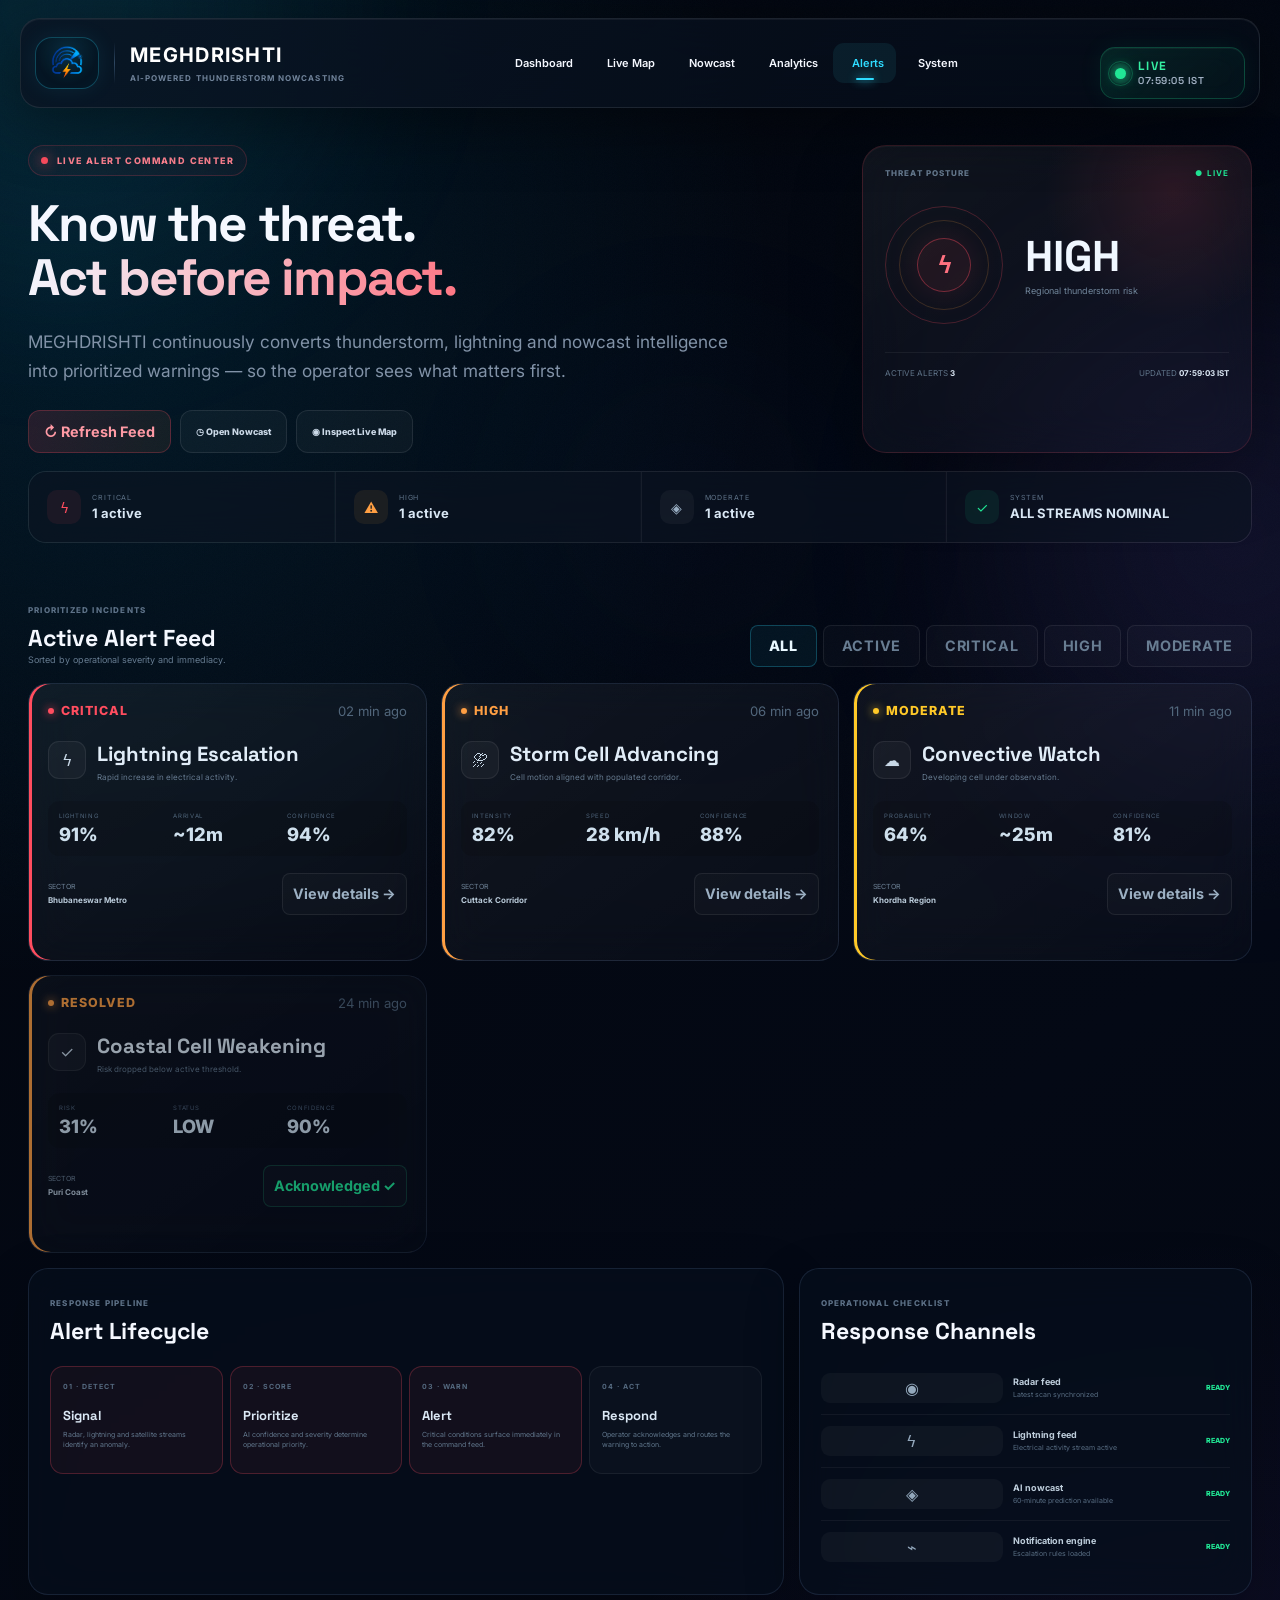
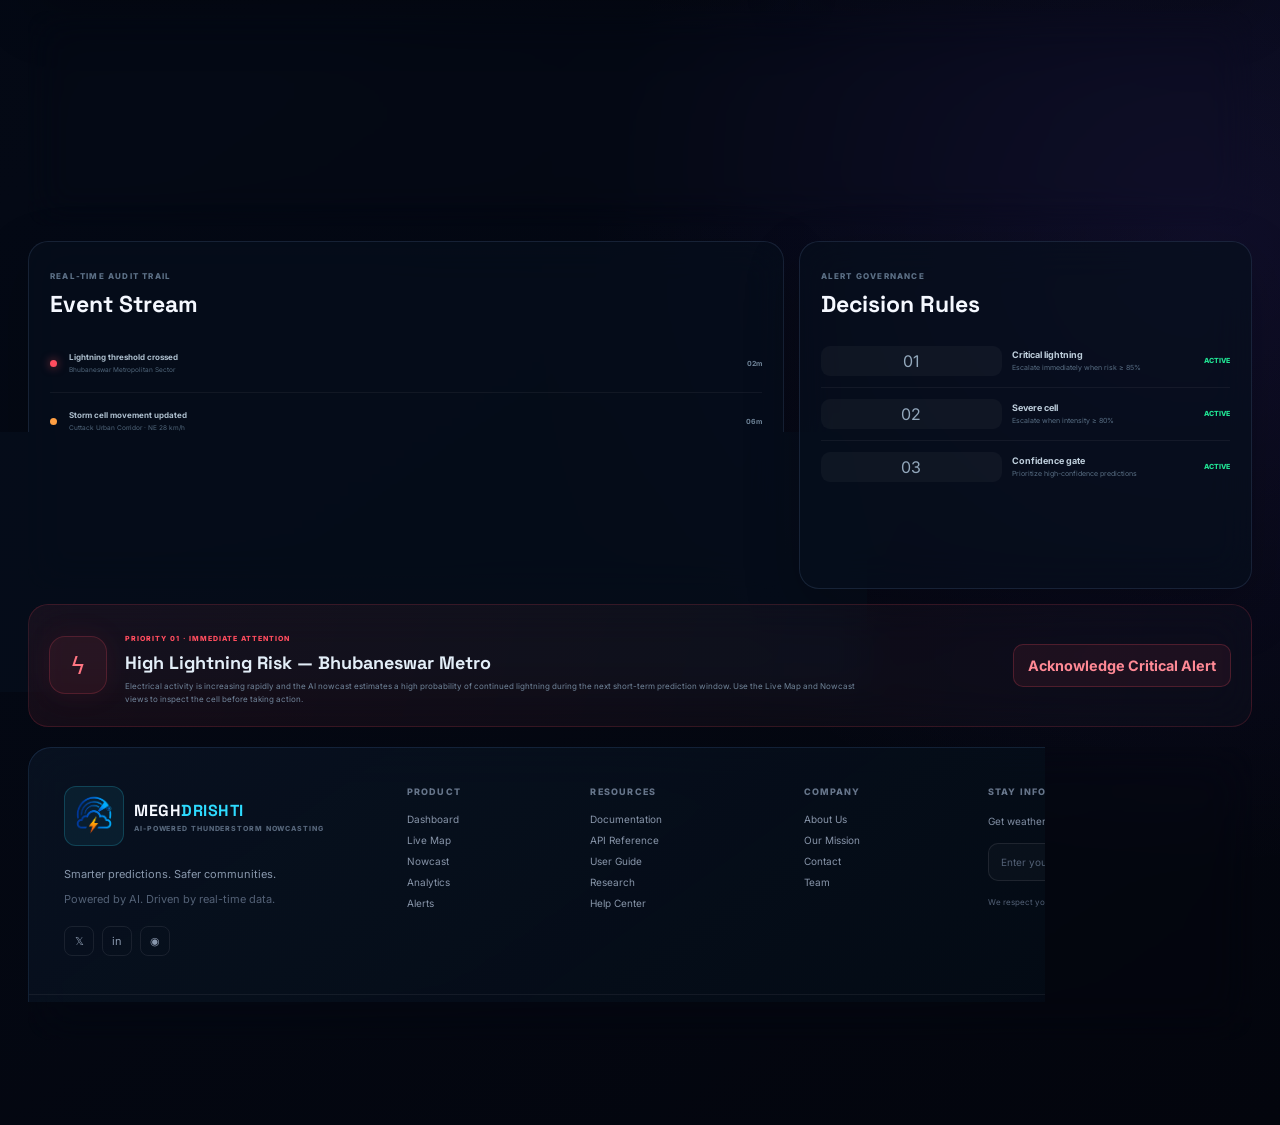
<file: frontend/pages/alerts.html>
<!DOCTYPE html>
<html lang="en">

<head>
    <meta charset="UTF-8">
    <meta name="viewport" content="width=device-width, initial-scale=1.0">

    <title>Alerts | MEGHDRISHTI</title>

    <!-- Fonts: same family as index.html -->
    <link rel="preconnect" href="https://fonts.googleapis.com">
    <link rel="preconnect" href="https://fonts.gstatic.com" crossorigin>

    <link
        href="https://fonts.googleapis.com/css2?family=Inter:wght@400;500;600;700;800&family=Space+Grotesk:wght@500;600;700&display=swap"
        rel="stylesheet">

    <!-- Shared dashboard foundation -->
    <link rel="stylesheet" href="../css/style.css">
    <link rel="stylesheet" href="../css/navbar.css">

    <!-- Alerts only -->
    <link rel="stylesheet" href="../css/alerts.css">
</head>

<body>

    <!-- Same ambient system as index.html -->
    <div class="ambient ambient-cyan"></div>
    <div class="ambient ambient-purple"></div>
    <div class="ambient ambient-blue"></div>

    <div class="grid-background"></div>
    <div class="noise"></div>


    <!-- =========================================================
         SHARED NAVBAR — Alerts active
    ========================================================== -->

    <header class="navbar-wrapper">

        <nav class="navbar">

            <a href="../index.html" class="brand">

                <div class="brand-logo">
                    <img src="../assets/logo.png" alt="MEGHDRISHTI Logo" class="brand-logo-image">
                </div>

                <div class="brand-divider"></div>

                <div class="brand-copy">
                    <div class="brand-name">
                        MEGH<span>DRISHTI</span>
                    </div>

                    <div class="brand-tagline">
                        AI-POWERED THUNDERSTORM NOWCASTING
                    </div>
                </div>

            </a>


            <div class="nav-links">

                <a href="../index.html" class="nav-link">
                    <span class="nav-svg">
                        <svg viewBox="0 0 24 24">
                            <path d="M3 11.5 12 4l9 7.5" />
                            <path d="M5 10.5V20h14v-9.5" />
                            <path d="M9 20v-6h6v6" />
                        </svg>
                    </span>
                    <span>Dashboard</span>
                </a>

                <a href="live-map.html" class="nav-link">
                    <span class="nav-svg">
                        <svg viewBox="0 0 24 24">
                            <path d="M12 21s7-6.2 7-12a7 7 0 1 0-14 0c0 5.8 7 12 7 12Z" />
                            <circle cx="12" cy="9" r="2.3" />
                        </svg>
                    </span>
                    <span>Live Map</span>
                </a>

                <a href="nowcast.html" class="nav-link">
                    <span class="nav-svg">
                        <svg viewBox="0 0 24 24">
                            <circle cx="12" cy="12" r="8" />
                            <path d="M12 7v5l3 2" />
                        </svg>
                    </span>
                    <span>Nowcast</span>
                </a>

                <a href="analytics.html" class="nav-link">
                    <span class="nav-svg">
                        <svg viewBox="0 0 24 24">
                            <path d="M4 19V9" />
                            <path d="M10 19V5" />
                            <path d="M16 19v-7" />
                            <path d="M22 19V3" />
                        </svg>
                    </span>
                    <span>Analytics</span>
                </a>

                <a href="alerts.html" class="nav-link active" aria-current="page">
                    <span class="nav-svg">
                        <svg viewBox="0 0 24 24">
                            <path d="M13 2 4 14h6l-1 8 9-12h-6l1-8Z" />
                        </svg>
                    </span>
                    <span>Alerts</span>
                </a>

                <a href="system.html" class="nav-link">
                    <span class="nav-svg">
                        <svg viewBox="0 0 24 24">
                            <circle cx="12" cy="12" r="3" />
                            <path
                                d="M19.4 15a1.7 1.7 0 0 0 .3 1.9l.1.1-1.7 1.7-.1-.1a1.7 1.7 0 0 0-1.9-.3 1.7 1.7 0 0 0-1 1.5V20h-2.4v-.2a1.7 1.7 0 0 0-1-1.5 1.7 1.7 0 0 0-1.9.3l-.1.1L8 17l.1-.1a1.7 1.7 0 0 0 .3-1.9 1.7 1.7 0 0 0-1.5-1H6v-2.4h.9a1.7 1.7 0 0 0 1.5-1 1.7 1.7 0 0 0-.3-1.9L8 8.6l1.7-1.7.1.1a1.7 1.7 0 0 0 1.9.3 1.7 1.7 0 0 0 1.9-.3l.1-.1 1.7 1.7-.1.1a1.7 1.7 0 0 0-.3 1.9 1.7 1.7 0 0 0 1.5 1h.2V14h-.2a1.7 1.7 0 0 0-1.5 1Z" />
                        </svg>
                    </span>
                    <span>System</span>
                </a>

            </div>


            <div class="nav-right">

                <div class="live-indicator">
                    <span class="live-pulse"></span>

                    <div class="live-info">
                        <strong>LIVE</strong>
                        <span id="navClock">--:--:-- IST</span>
                    </div>
                </div>

                <div class="nav-separator"></div>

                <button class="menu-button" id="menuButton" type="button" aria-label="Open navigation"
                    aria-expanded="false">
                    <span></span>
                    <span></span>
                    <span></span>
                </button>

            </div>

        </nav>


        <div class="mobile-menu" id="mobileMenu">

            <a href="../index.html" class="mobile-link">
                <span>⌂</span> Dashboard
            </a>

            <a href="live-map.html" class="mobile-link">
                <span>◉</span> Live Map
            </a>

            <a href="nowcast.html" class="mobile-link">
                <span>◷</span> Nowcast
            </a>

            <a href="analytics.html" class="mobile-link">
                <span>▥</span> Analytics
            </a>

            <a href="alerts.html" class="mobile-link active">
                <span>ϟ</span> Alerts
            </a>

            <a href="system.html" class="mobile-link">
                <span>⚙</span> System
            </a>

        </div>

    </header>


    <!-- =========================================================
         ALERT COMMAND CENTER
    ========================================================== -->

    <main class="alerts-page">


        <!-- HERO -->
        <section class="alert-hero">

            <div>

                <div class="alert-kicker">
                    <i></i>
                    LIVE ALERT COMMAND CENTER
                </div>

                <h1>
                    Know the threat.
                    <span>Act before impact.</span>
                </h1>

                <p>
                    MEGHDRISHTI continuously converts thunderstorm,
                    lightning and nowcast intelligence into prioritized
                    warnings — so the operator sees what matters first.
                </p>

                <div class="hero-actions">

                    <button class="alert-action primary" id="refreshAlerts">
                        ↻ Refresh Feed
                    </button>

                    <a href="nowcast.html" class="alert-action">
                        ◷ Open Nowcast
                    </a>

                    <a href="live-map.html" class="alert-action">
                        ◉ Inspect Live Map
                    </a>

                </div>

            </div>


            <aside class="alert-command">

                <div class="command-head">
                    <span>THREAT POSTURE</span>
                    <strong>● LIVE</strong>
                </div>

                <div class="command-center">

                    <div class="risk-orbit">
                        <b>ϟ</b>
                    </div>

                    <div class="command-value">
                        <strong>HIGH</strong>
                        <span>Regional thunderstorm risk</span>
                    </div>

                </div>

                <div class="command-bottom">

                    <span>
                        ACTIVE ALERTS
                        <b id="activeAlertCount">3</b>
                    </span>

                    <span>
                        UPDATED
                        <b id="lastAlertUpdate">--:--:-- IST</b>
                    </span>

                </div>

            </aside>

        </section>


        <!-- LIVE STATUS -->
        <section class="alert-status">

            <div class="status-cell red">
                <div class="status-icon">ϟ</div>
                <div>
                    <small>CRITICAL</small>
                    <strong>1 active</strong>
                </div>
            </div>

            <div class="status-cell orange">
                <div class="status-icon">⚠</div>
                <div>
                    <small>HIGH</small>
                    <strong>1 active</strong>
                </div>
            </div>

            <div class="status-cell">
                <div class="status-icon">◈</div>
                <div>
                    <small>MODERATE</small>
                    <strong>1 active</strong>
                </div>
            </div>

            <div class="status-cell green">
                <div class="status-icon">✓</div>
                <div>
                    <small>SYSTEM</small>
                    <strong id="systemState">ALL STREAMS NOMINAL</strong>
                </div>
            </div>

        </section>


        <!-- ALERT FEED -->
        <section class="alert-section">

            <div class="alert-section-head">

                <div>
                    <small>PRIORITIZED INCIDENTS</small>
                    <h2>Active Alert Feed</h2>
                    <p>Sorted by operational severity and immediacy.</p>
                </div>

                <div class="alert-filters">
                    <button class="alert-filter active" data-filter="all">ALL</button>
                    <button class="alert-filter" data-filter="active">ACTIVE</button>
                    <button class="alert-filter" data-filter="critical">CRITICAL</button>
                    <button class="alert-filter" data-filter="high">HIGH</button>
                    <button class="alert-filter" data-filter="moderate">MODERATE</button>
                </div>

            </div>


            <div class="alert-feed">


                <!-- CRITICAL -->
                <article class="alert-card critical" data-severity="critical"
                    data-location="Bhubaneswar Metropolitan Sector"
                    data-message="Rapidly strengthening convective activity with elevated lightning probability. Immediate situational awareness is recommended for exposed outdoor activity.">

                    <div class="card-top">

                        <span class="severity">
                            <i></i>
                            CRITICAL
                        </span>

                        <time>02 min ago</time>

                    </div>

                    <div class="card-title">

                        <div class="card-icon">ϟ</div>

                        <div>
                            <h3>Lightning Escalation</h3>
                            <p>Rapid increase in electrical activity.</p>
                        </div>

                    </div>

                    <div class="card-metrics">

                        <div>
                            <small>LIGHTNING</small>
                            <strong>91%</strong>
                        </div>

                        <div>
                            <small>ARRIVAL</small>
                            <strong>~12m</strong>
                        </div>

                        <div>
                            <small>CONFIDENCE</small>
                            <strong>94%</strong>
                        </div>

                    </div>

                    <div class="card-footer">

                        <div class="card-location">
                            SECTOR
                            <b>Bhubaneswar Metro</b>
                        </div>

                        <button class="card-action view-details">
                            View details →
                        </button>

                    </div>

                </article>


                <!-- HIGH -->
                <article class="alert-card high" data-severity="high" data-location="Cuttack Urban Corridor"
                    data-message="A mature thunderstorm cell is moving northeast. Wind and rainfall impacts may increase during the next nowcast window.">

                    <div class="card-top">

                        <span class="severity">
                            <i></i>
                            HIGH
                        </span>

                        <time>06 min ago</time>

                    </div>

                    <div class="card-title">

                        <div class="card-icon">⛈</div>

                        <div>
                            <h3>Storm Cell Advancing</h3>
                            <p>Cell motion aligned with populated corridor.</p>
                        </div>

                    </div>

                    <div class="card-metrics">

                        <div>
                            <small>INTENSITY</small>
                            <strong>82%</strong>
                        </div>

                        <div>
                            <small>SPEED</small>
                            <strong>28 km/h</strong>
                        </div>

                        <div>
                            <small>CONFIDENCE</small>
                            <strong>88%</strong>
                        </div>

                    </div>

                    <div class="card-footer">

                        <div class="card-location">
                            SECTOR
                            <b>Cuttack Corridor</b>
                        </div>

                        <button class="card-action view-details">
                            View details →
                        </button>

                    </div>

                </article>


                <!-- MODERATE -->
                <article class="alert-card moderate" data-severity="moderate" data-location="Khordha Regional Sector"
                    data-message="Moderate convective development detected. The system is watching for intensification and will escalate automatically if thresholds are crossed.">

                    <div class="card-top">

                        <span class="severity">
                            <i></i>
                            MODERATE
                        </span>

                        <time>11 min ago</time>

                    </div>

                    <div class="card-title">

                        <div class="card-icon">☁</div>

                        <div>
                            <h3>Convective Watch</h3>
                            <p>Developing cell under observation.</p>
                        </div>

                    </div>

                    <div class="card-metrics">

                        <div>
                            <small>PROBABILITY</small>
                            <strong>64%</strong>
                        </div>

                        <div>
                            <small>WINDOW</small>
                            <strong>~25m</strong>
                        </div>

                        <div>
                            <small>CONFIDENCE</small>
                            <strong>81%</strong>
                        </div>

                    </div>

                    <div class="card-footer">

                        <div class="card-location">
                            SECTOR
                            <b>Khordha Region</b>
                        </div>

                        <button class="card-action view-details">
                            View details →
                        </button>

                    </div>

                </article>


                <!-- RESOLVED -->
                <article class="alert-card high resolved" data-severity="high" data-location="Puri Coastal Sector"
                    data-message="Earlier storm activity has weakened below the active warning threshold. Continue monitoring the next nowcast cycle.">

                    <div class="card-top">

                        <span class="severity">
                            <i></i>
                            RESOLVED
                        </span>

                        <time>24 min ago</time>

                    </div>

                    <div class="card-title">

                        <div class="card-icon">✓</div>

                        <div>
                            <h3>Coastal Cell Weakening</h3>
                            <p>Risk dropped below active threshold.</p>
                        </div>

                    </div>

                    <div class="card-metrics">

                        <div>
                            <small>RISK</small>
                            <strong>31%</strong>
                        </div>

                        <div>
                            <small>STATUS</small>
                            <strong>LOW</strong>
                        </div>

                        <div>
                            <small>CONFIDENCE</small>
                            <strong>90%</strong>
                        </div>

                    </div>

                    <div class="card-footer">

                        <div class="card-location">
                            SECTOR
                            <b>Puri Coast</b>
                        </div>

                        <button class="card-action done view-details">
                            Acknowledged ✓
                        </button>

                    </div>

                </article>

            </div>

        </section>


        <!-- WORKFLOW -->
        <section class="workflow-grid">

            <article class="glass-panel">

                <div class="alert-section-head">
                    <div>
                        <small>RESPONSE PIPELINE</small>
                        <h2>Alert Lifecycle</h2>
                    </div>
                </div>

                <div class="workflow">

                    <div class="workflow-step active">
                        <b>01 · DETECT</b>
                        <strong>Signal</strong>
                        <span>Radar, lightning and satellite streams identify an anomaly.</span>
                    </div>

                    <div class="workflow-step active">
                        <b>02 · SCORE</b>
                        <strong>Prioritize</strong>
                        <span>AI confidence and severity determine operational priority.</span>
                    </div>

                    <div class="workflow-step active">
                        <b>03 · WARN</b>
                        <strong>Alert</strong>
                        <span>Critical conditions surface immediately in the command feed.</span>
                    </div>

                    <div class="workflow-step">
                        <b>04 · ACT</b>
                        <strong>Respond</strong>
                        <span>Operator acknowledges and routes the warning to action.</span>
                    </div>

                </div>

            </article>


            <article class="glass-panel">

                <div class="alert-section-head">
                    <div>
                        <small>OPERATIONAL CHECKLIST</small>
                        <h2>Response Channels</h2>
                    </div>
                </div>

                <div class="response-list">

                    <div class="response-row">
                        <div class="response-icon">◉</div>
                        <div>
                            <strong>Radar feed</strong>
                            <small>Latest scan synchronized</small>
                        </div>
                        <span class="response-state">READY</span>
                    </div>

                    <div class="response-row">
                        <div class="response-icon">ϟ</div>
                        <div>
                            <strong>Lightning feed</strong>
                            <small>Electrical activity stream active</small>
                        </div>
                        <span class="response-state">READY</span>
                    </div>

                    <div class="response-row">
                        <div class="response-icon">◈</div>
                        <div>
                            <strong>AI nowcast</strong>
                            <small>60-minute prediction available</small>
                        </div>
                        <span class="response-state">READY</span>
                    </div>

                    <div class="response-row">
                        <div class="response-icon">⌁</div>
                        <div>
                            <strong>Notification engine</strong>
                            <small>Escalation rules loaded</small>
                        </div>
                        <span class="response-state">READY</span>
                    </div>

                </div>

            </article>

        </section>


        <!-- THREAT ZONES -->
        <section class="glass-panel alert-section">

            <div class="alert-section-head">

                <div>
                    <small>REGIONAL SITUATIONAL AWARENESS</small>
                    <h2>Threat Zones</h2>
                    <p>Operational risk bands derived from current nowcast intelligence.</p>
                </div>

            </div>

            <div class="zone-grid">

                <div class="zone red">
                    <div class="zone-head">
                        <span class="zone-name">Bhubaneswar Metro</span>
                        <span class="zone-level">CRITICAL</span>
                    </div>
                    <div class="zone-track"><span style="width:92%"></span></div>
                    <small>Lightning probability 91% · arrival ~12 min</small>
                </div>

                <div class="zone orange">
                    <div class="zone-head">
                        <span class="zone-name">Cuttack Corridor</span>
                        <span class="zone-level">HIGH</span>
                    </div>
                    <div class="zone-track"><span style="width:78%"></span></div>
                    <small>Storm intensity 82% · movement NE</small>
                </div>

                <div class="zone yellow">
                    <div class="zone-head">
                        <span class="zone-name">Khordha Region</span>
                        <span class="zone-level">WATCH</span>
                    </div>
                    <div class="zone-track"><span style="width:61%"></span></div>
                    <small>Convective probability 64% · monitoring</small>
                </div>

            </div>

        </section>


        <!-- EVENT STREAM -->
        <section class="workflow-grid">

            <article class="glass-panel">

                <div class="alert-section-head">
                    <div>
                        <small>REAL-TIME AUDIT TRAIL</small>
                        <h2>Event Stream</h2>
                    </div>
                </div>

                <div class="event-stream">

                    <div class="event">
                        <i class="event-dot red"></i>
                        <div>
                            <strong>Lightning threshold crossed</strong>
                            <small>Bhubaneswar Metropolitan Sector</small>
                        </div>
                        <b>02m</b>
                    </div>

                    <div class="event">
                        <i class="event-dot orange"></i>
                        <div>
                            <strong>Storm cell movement updated</strong>
                            <small>Cuttack Urban Corridor · NE 28 km/h</small>
                        </div>
                        <b>06m</b>
                    </div>

                    <div class="event">
                        <i class="event-dot orange"></i>
                        <div>
                            <strong>Nowcast confidence increased</strong>
                            <small>Model confidence now 88%</small>
                        </div>
                        <b>08m</b>
                    </div>

                    <div class="event">
                        <i class="event-dot green"></i>
                        <div>
                            <strong>Coastal alert resolved</strong>
                            <small>Puri Coastal Sector</small>
                        </div>
                        <b>24m</b>
                    </div>

                </div>

            </article>


            <article class="glass-panel">

                <div class="alert-section-head">
                    <div>
                        <small>ALERT GOVERNANCE</small>
                        <h2>Decision Rules</h2>
                    </div>
                </div>

                <div class="response-list">

                    <div class="response-row">
                        <div class="response-icon">01</div>
                        <div>
                            <strong>Critical lightning</strong>
                            <small>Escalate immediately when risk ≥ 85%</small>
                        </div>
                        <span class="response-state">ACTIVE</span>
                    </div>

                    <div class="response-row">
                        <div class="response-icon">02</div>
                        <div>
                            <strong>Severe cell</strong>
                            <small>Escalate when intensity ≥ 80%</small>
                        </div>
                        <span class="response-state">ACTIVE</span>
                    </div>

                    <div class="response-row">
                        <div class="response-icon">03</div>
                        <div>
                            <strong>Confidence gate</strong>
                            <small>Prioritize high-confidence predictions</small>
                        </div>
                        <span class="response-state">ACTIVE</span>
                    </div>

                </div>

            </article>

        </section>


        <!-- CRITICAL DETAIL -->
        <section class="detail-strip">

            <div class="detail-icon">ϟ</div>

            <div class="detail-content">

                <small>PRIORITY 01 · IMMEDIATE ATTENTION</small>

                <h2>High Lightning Risk — Bhubaneswar Metro</h2>

                <p>
                    Electrical activity is increasing rapidly and the AI nowcast
                    estimates a high probability of continued lightning during
                    the next short-term prediction window. Use the Live Map and
                    Nowcast views to inspect the cell before taking action.
                </p>

            </div>

            <button class="detail-action" id="detailAcknowledge">
                Acknowledge Critical Alert
            </button>

        </section>


        <!-- =========================================================
             FOOTER — same structure as index.html
        ========================================================== -->

        <footer class="footer">

            <div class="footer-main">

                <div class="footer-brand">

                    <a href="../index.html" class="footer-logo">

                        <div class="footer-logo-icon">
                            <img src="../assets/logo.png" alt="MEGHDRISHTI Logo" class="footer-logo-image">
                        </div>

                        <div>
                            <strong>
                                MEGH<span>DRISHTI</span>
                            </strong>

                            <small>
                                AI-POWERED THUNDERSTORM NOWCASTING
                            </small>
                        </div>

                    </a>

                    <p>
                        Smarter predictions.
                        Safer communities.
                    </p>

                    <p class="footer-powered">
                        Powered by AI. Driven by real-time data.
                    </p>

                    <div class="social-links">

                        <a href="#" aria-label="Twitter">𝕏</a>
                        <a href="#" aria-label="LinkedIn">in</a>
                        <a href="#" aria-label="GitHub">◉</a>

                    </div>

                </div>


                <div class="footer-column">

                    <h3>PRODUCT</h3>

                    <a href="../index.html">Dashboard</a>
                    <a href="live-map.html">Live Map</a>
                    <a href="nowcast.html">Nowcast</a>
                    <a href="analytics.html">Analytics</a>
                    <a href="alerts.html">Alerts</a>

                </div>


                <div class="footer-column">

                    <h3>RESOURCES</h3>

                    <a href="#">Documentation</a>
                    <a href="#">API Reference</a>
                    <a href="#">User Guide</a>
                    <a href="#">Research</a>
                    <a href="#">Help Center</a>

                </div>


                <div class="footer-column">

                    <h3>COMPANY</h3>

                    <a href="#">About Us</a>
                    <a href="#">Our Mission</a>
                    <a href="#">Contact</a>
                    <a href="#">Team</a>

                </div>


                <div class="footer-column newsletter">

                    <h3>STAY INFORMED</h3>

                    <p>
                        Get weather intelligence
                        and important alerts.
                    </p>

                    <form id="newsletterForm">

                        <input type="email" id="newsletterEmail" placeholder="Enter your email" autocomplete="email"
                            required>

                        <button type="submit">→</button>

                    </form>

                    <small id="newsletterMessage">
                        We respect your privacy.
                    </small>

                </div>

            </div>


            <div class="footer-bottom">

                <span>
                    © <span id="year"></span> MEGHDRISHTI.
                    All rights reserved.
                </span>

                <div>
                    <a href="#">Privacy</a>
                    <a href="#">Terms</a>
                    <a href="#">Data Policy</a>
                </div>

            </div>

        </footer>

    </main>


    <!-- DETAIL MODAL -->
    <div class="alert-modal" id="alertModal">

        <div class="modal-card">

            <div class="modal-head">

                <div>
                    <small id="modalSeverity">ALERT</small>
                    <h2 id="modalTitle">Alert Details</h2>
                </div>

                <button class="modal-close" id="modalClose" aria-label="Close">
                    ×
                </button>

            </div>

            <div class="modal-body">

                <div class="modal-row">
                    <span>Sector</span>
                    <strong id="modalLocation">—</strong>
                </div>

                <div class="modal-row">
                    <span>Issued</span>
                    <strong id="modalTime">—</strong>
                </div>

                <div class="modal-row">
                    <span>Primary risk</span>
                    <strong id="modalRisk">—</strong>
                </div>

            </div>

            <div class="modal-note" id="modalMessage">
                —
            </div>

        </div>

    </div>


    <!-- TOAST -->
    <div class="alert-toast" id="alertToast">

        <strong>SYSTEM UPDATE</strong>
        <span id="toastText">Ready.</span>

    </div>


    <script src="../js/navbar.js"></script>
    <script src="../js/alerts.js"></script>

</body>

</html>
</file>
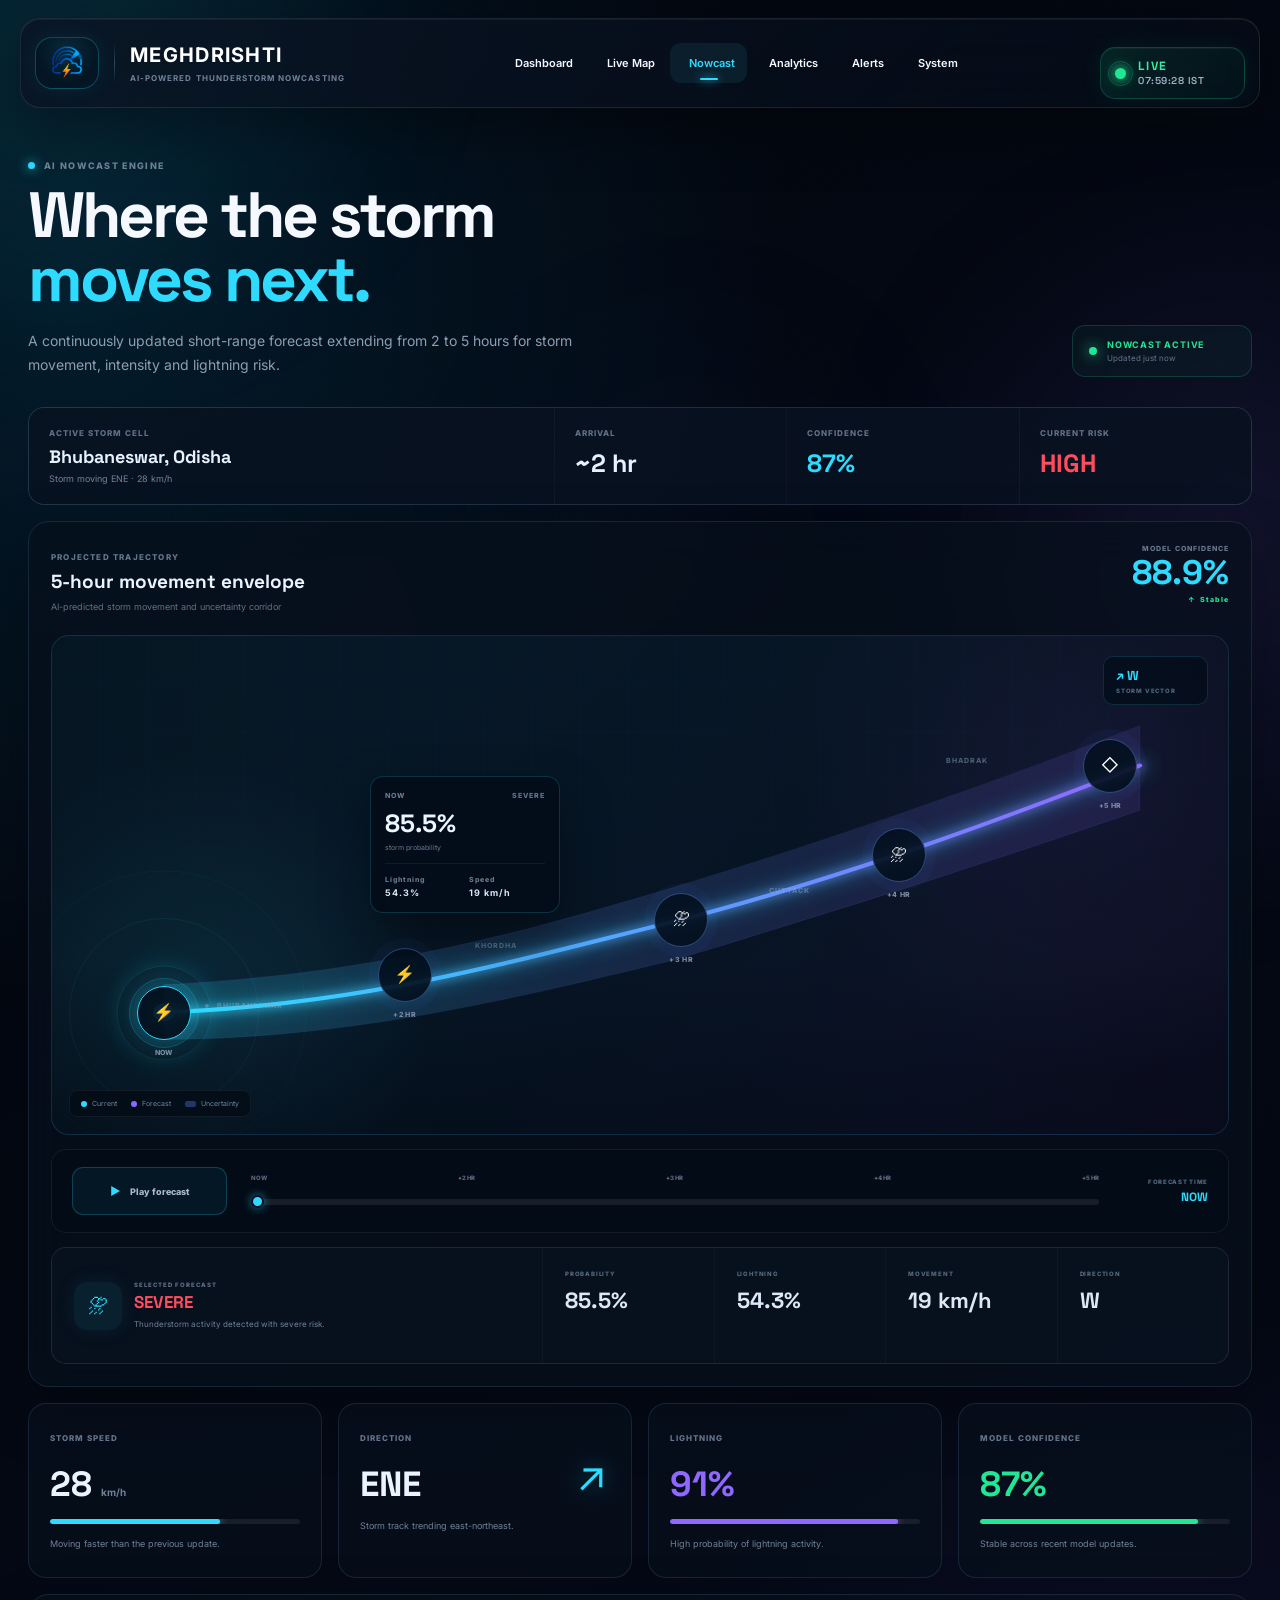
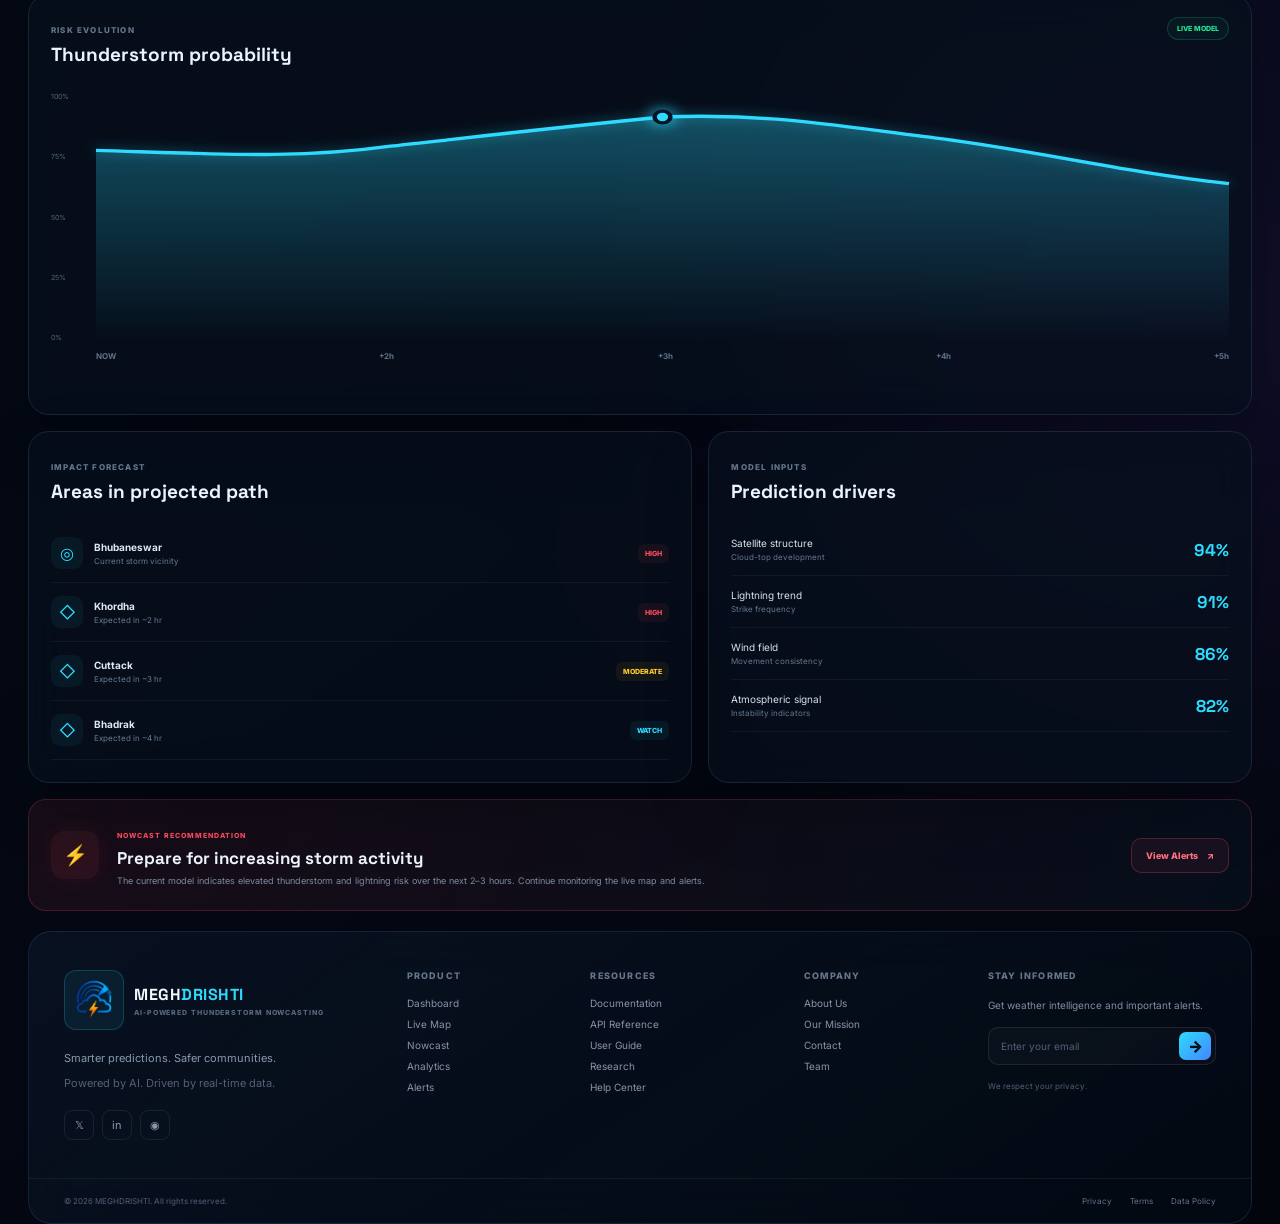
<file: frontend/pages/nowcast.html>
<!DOCTYPE html>
<html lang="en">

<head>

    <meta charset="UTF-8">

    <meta name="viewport" content="width=device-width, initial-scale=1.0">

    <title>
        MEGHDRISHTI — AI Nowcast
    </title>

    <link rel="preconnect" href="https://fonts.googleapis.com">

    <link rel="preconnect" href="https://fonts.gstatic.com">

    <link
        href="https://fonts.googleapis.com/css2?family=Inter:wght@400;500;600;700;800&family=Space+Grotesk:wght@500;600;700&display=swap"
        rel="stylesheet">

    <link rel="stylesheet" href="../css/style.css">

    <link rel="stylesheet" href="../css/navbar.css">

    <link rel="stylesheet" href="../css/nowcast.css">

</head>


<body>

    <!-- =====================================================
         BACKGROUND
    ====================================================== -->

    <div class="ambient ambient-cyan"></div>
    <div class="ambient ambient-purple"></div>
    <div class="ambient ambient-blue"></div>

    <div class="grid-background"></div>
    <div class="noise"></div>


    <!-- =====================================================
         NAVBAR
    ====================================================== -->

    <header class="navbar-wrapper">

        <nav class="navbar">


            <!-- BRAND -->

            <a href="../index.html" class="brand">

                <div class="brand-logo">

                    <img src="../assets/logo.png" alt="MEGHDRISHTI Logo" class="brand-logo-image">

                </div>


                <div class="brand-divider"></div>


                <div class="brand-copy">

                    <div class="brand-name">
                        MEGH<span>DRISHTI</span>
                    </div>

                    <div class="brand-tagline">
                        AI-POWERED THUNDERSTORM NOWCASTING
                    </div>

                </div>

            </a>


            <!-- NAV -->

            <div class="nav-links">

                <a href="../index.html" class="nav-link">
                    <span class="nav-svg"></span>
                    <span>Dashboard</span>
                </a>


                <a href="live-map.html" class="nav-link">
                    <span class="nav-svg"></span>
                    <span>Live Map</span>
                </a>


                <a href="nowcast.html" class="nav-link active">
                    <span class="nav-svg"></span>
                    <span>Nowcast</span>
                </a>


                <a href="analytics.html" class="nav-link">
                    <span class="nav-svg"></span>
                    <span>Analytics</span>
                </a>


                <a href="alerts.html" class="nav-link">
                    <span class="nav-svg"></span>
                    <span>Alerts</span>
                </a>


                <a href="system.html" class="nav-link">
                    <span class="nav-svg"></span>
                    <span>System</span>
                </a>

            </div>


            <!-- RIGHT -->

            <div class="nav-right">

                <div class="live-indicator">

                    <span class="live-pulse"></span>

                    <div class="live-info">

                        <strong>LIVE</strong>

                        <span id="navClock">
                            --:--:-- IST
                        </span>

                    </div>

                </div>


                <div class="nav-separator"></div>


                <button class="menu-button" id="menuButton" type="button" aria-label="Open navigation"
                    aria-expanded="false">

                    <span></span>
                    <span></span>
                    <span></span>

                </button>

            </div>

        </nav>


        <!-- MOBILE -->

        <div class="mobile-menu" id="mobileMenu">

            <a href="../index.html" class="mobile-link">
                <span>⌂</span>
                Dashboard
            </a>

            <a href="live-map.html" class="mobile-link">
                <span>◉</span>
                Live Map
            </a>

            <a href="nowcast.html" class="mobile-link active">
                <span>◷</span>
                Nowcast
            </a>

            <a href="analytics.html" class="mobile-link">
                <span>▥</span>
                Analytics
            </a>

            <a href="alerts.html" class="mobile-link">
                <span>ϟ</span>
                Alerts
            </a>

            <a href="system.html" class="mobile-link">
                <span>⚙</span>
                System
            </a>

        </div>

    </header>



    <!-- =====================================================
         MAIN
    ====================================================== -->

    <main class="nowcast-page">


        <!-- =================================================
             HERO
        ================================================== -->

        <section class="nowcast-hero">

            <div>

                <div class="nowcast-kicker">

                    <span></span>

                    AI NOWCAST ENGINE

                </div>


                <h1>
                    Where the storm
                    <span>moves next.</span>
                </h1>


                <p>
                    A continuously updated short-range forecast extending
                    from 2 to 5 hours for storm movement, intensity and
                    lightning risk.
                </p>

            </div>


            <div class="nowcast-status">

                <span class="status-dot"></span>

                <div>

                    <strong>
                        NOWCAST ACTIVE
                    </strong>

                    <small>
                        Updated just now
                    </small>

                </div>

            </div>

        </section>



        <!-- =================================================
             CURRENT STORM SUMMARY
        ================================================== -->

        <section class="nowcast-summary">

            <div class="summary-location">

                <span>
                    ACTIVE STORM CELL
                </span>

                <strong>
                    Bhubaneswar, Odisha
                </strong>

                <small>
                    Storm moving ENE · 28 km/h
                </small>

            </div>


            <div class="summary-stat">

                <span>
                    ARRIVAL
                </span>

                <strong>
                    ~2 hr
                </strong>

            </div>


            <div class="summary-stat">

                <span>
                    CONFIDENCE
                </span>

                <strong class="cyan">
                    87%
                </strong>

            </div>


            <div class="summary-stat">

                <span>
                    CURRENT RISK
                </span>

                <strong class="red">
                    HIGH
                </strong>

            </div>

        </section>



        <!-- =================================================
             TRAJECTORY
        ================================================== -->

        <section class="trajectory-panel">

            <div class="panel-heading">

                <div>

                    <span>PROJECTED TRAJECTORY</span>

                    <h2 id="trajectoryTitle">
                        5-hour movement envelope
                    </h2>

                    <p class="trajectory-subtitle">
                        AI-predicted storm movement and uncertainty corridor
                    </p>

                </div>

                <div class="trajectory-confidence">

                    <small>MODEL CONFIDENCE</small>

                    <strong id="confidenceValue">87%</strong>

                    <span id="confidenceTrend">
                        ↑ Stable
                    </span>

                </div>

            </div>


            <!-- =================================================
                 MAP
            ================================================== -->

            <div class="trajectory-map" id="trajectoryMap">

                <div class="trajectory-grid"></div>

                <div class="map-vignette"></div>


                <!-- Atmospheric rings -->

                <div class="storm-radar-ring ring-a"></div>
                <div class="storm-radar-ring ring-b"></div>
                <div class="storm-radar-ring ring-c"></div>


                <!-- Projected corridor -->

                <svg class="trajectory-svg" viewBox="0 0 1000 500" preserveAspectRatio="none">

                    <defs>

                        <linearGradient id="corridorGradient" x1="0" y1="0" x2="1" y2="0">

                            <stop offset="0%" stop-color="#2edbff" stop-opacity=".18" />

                            <stop offset="50%" stop-color="#658cff" stop-opacity=".16" />

                            <stop offset="100%" stop-color="#9068ff" stop-opacity=".12" />

                        </linearGradient>


                        <linearGradient id="trajectoryGradient" x1="0" y1="0" x2="1" y2="0">

                            <stop offset="0%" stop-color="#2edbff" />

                            <stop offset="55%" stop-color="#5b9cff" />

                            <stop offset="100%" stop-color="#9068ff" />

                        </linearGradient>


                        <filter id="trajectoryGlow" x="-50%" y="-50%" width="200%" height="200%">

                            <feGaussianBlur stdDeviation="5" result="blur" />

                            <feMerge>

                                <feMergeNode in="blur" />
                                <feMergeNode in="SourceGraphic" />

                            </feMerge>

                        </filter>

                    </defs>


                    <!-- uncertainty corridor -->

                    <path class="trajectory-corridor" d="
                        M95 350
                        C270 340 395 300 535 250
                        C680 198 805 145 925 90

                        L925 175
                        C790 230 670 275 530 325
                        C390 365 250 405 95 405

                        Z
                    " />


                    <!-- glow -->

                    <path class="trajectory-glow" d="
                        M95 378
                        C270 370 395 325 535 285
                        C680 240 805 185 925 130
                    " />


                    <!-- main trajectory -->

                    <path id="trajectoryPath" class="trajectory-line" d="
                        M95 378
                        C270 370 395 325 535 285
                        C680 240 805 185 925 130
                    " />


                    <!-- moving forecast marker -->

                    <circle id="trajectoryTracker" class="trajectory-tracker" cx="95" cy="378" r="7" />

                </svg>


                <!-- =================================================
                     LOCATION LABELS
                ================================================== -->

                <div class="map-label label-bhubaneswar">
                    <span></span>
                    BHUBANESWAR
                </div>

                <div class="map-label label-khordha">
                    KHORDHA
                </div>

                <div class="map-label label-cuttack">
                    CUTTACK
                </div>

                <div class="map-label label-bhadrak">
                    BHADRAK
                </div>


                <!-- =================================================
                     STORM POINTS
                ================================================== -->

                <button class="forecast-point current selected" data-index="0" style="left:9.5%; top:75.6%;">

                    <span class="point-core">
                        ⚡
                    </span>

                    <span class="point-time">
                        NOW
                    </span>

                </button>


                <button class="forecast-point" data-index="1" style="left:30%; top:68%;">

                    <span class="point-core">
                        ⚡
                    </span>

                    <span class="point-time">
                        +2 HR
                    </span>

                </button>


                <button class="forecast-point" data-index="2" style="left:53.5%; top:57%;">

                    <span class="point-core">
                        ⛈
                    </span>

                    <span class="point-time">
                        +3 HR
                    </span>

                </button>


                <button class="forecast-point" data-index="3" style="left:72%; top:44%;">

                    <span class="point-core">
                        ⛈
                    </span>

                    <span class="point-time">
                        +4 HR
                    </span>

                </button>


                <button class="forecast-point" data-index="4" style="left:90%; top:26%;">

                    <span class="point-core">
                        ◇
                    </span>

                    <span class="point-time">
                        +5 HR
                    </span>

                </button>


                <!-- =================================================
                     LIVE INFO TOOLTIP
                ================================================== -->

                <div class="trajectory-tooltip" id="trajectoryTooltip">

                    <div class="tooltip-header">

                        <span id="tooltipTime">
                            NOW
                        </span>

                        <span class="tooltip-risk" id="tooltipRisk">
                            HIGH
                        </span>

                    </div>


                    <strong id="tooltipProbability">
                        82%
                    </strong>

                    <small>
                        storm probability
                    </small>


                    <div class="tooltip-divider"></div>


                    <div class="tooltip-stats">

                        <span>

                            Lightning

                            <b id="tooltipLightning">
                                91%
                            </b>

                        </span>


                        <span>

                            Speed

                            <b id="tooltipSpeed">
                                28 km/h
                            </b>

                        </span>

                    </div>

                </div>


                <!-- =================================================
                     VECTOR
                ================================================== -->

                <div class="storm-vector">

                    <span id="vectorDirection">
                        ↗ ENE
                    </span>

                    <small>
                        STORM VECTOR
                    </small>

                </div>


                <!-- =================================================
                     MAP LEGEND
                ================================================== -->

                <div class="trajectory-legend">

                    <span>

                        <i class="legend-current"></i>

                        Current

                    </span>


                    <span>

                        <i class="legend-predicted"></i>

                        Forecast

                    </span>


                    <span>

                        <i class="legend-corridor"></i>

                        Uncertainty

                    </span>

                </div>

            </div>



            <!-- =================================================
                 FORECAST CONTROL BAR
            ================================================== -->

            <div class="forecast-controls">

                <button class="forecast-play" id="forecastPlay" type="button">

                    <span id="playIcon">
                        ▶
                    </span>

                    <span id="playText">
                        Play forecast
                    </span>

                </button>


                <div class="forecast-slider-wrap">

                    <div class="forecast-slider-labels">

                        <span>
                            NOW
                        </span>

                        <span>
                            +2 HR
                        </span>

                        <span>
                            +3 HR
                        </span>

                        <span>
                            +4 HR
                        </span>

                        <span>
                            +5 HR
                        </span>

                    </div>


                    <input id="forecastSlider" class="forecast-slider" type="range" min="0" max="4" value="0"
                        step="1" />

                </div>


                <div class="forecast-current-time">

                    <small>
                        FORECAST TIME
                    </small>

                    <strong id="selectedTime">
                        NOW
                    </strong>

                </div>

            </div>



            <!-- =================================================
                 SELECTED FORECAST DETAILS
            ================================================== -->

            <div class="selected-forecast">

                <div class="selected-forecast-main">

                    <div class="selected-icon" id="selectedIcon">

                        ⚡

                    </div>


                    <div>

                        <span>
                            SELECTED FORECAST
                        </span>


                        <strong id="selectedRisk">
                            HIGH RISK
                        </strong>


                        <small id="selectedDescription">

                            Active thunderstorm cell with elevated
                            lightning probability.

                        </small>

                    </div>

                </div>



                <div class="selected-stat">

                    <span>
                        PROBABILITY
                    </span>

                    <strong id="selectedProbability">
                        82%
                    </strong>

                </div>



                <div class="selected-stat">

                    <span>
                        LIGHTNING
                    </span>

                    <strong id="selectedLightning">
                        91%
                    </strong>

                </div>



                <div class="selected-stat">

                    <span>
                        MOVEMENT
                    </span>

                    <strong id="selectedMovement">
                        28 km/h
                    </strong>

                </div>



                <div class="selected-stat">

                    <span>
                        DIRECTION
                    </span>

                    <strong id="selectedDirection">
                        ENE
                    </strong>

                </div>

            </div>

        </section>



        <!-- =================================================
             FORECAST INTELLIGENCE
        ================================================== -->

        <section class="forecast-grid">


            <article class="forecast-card">

                <span class="card-kicker">
                    STORM SPEED
                </span>

                <strong>
                    28
                    <small>km/h</small>
                </strong>

                <div class="mini-progress">
                    <span style="width:68%"></span>
                </div>

                <p>
                    Moving faster than the previous update.
                </p>

            </article>



            <article class="forecast-card">

                <span class="card-kicker">
                    DIRECTION
                </span>

                <strong>
                    ENE
                </strong>

                <div class="direction-compass">
                    ↗
                </div>

                <p>
                    Storm track trending east-northeast.
                </p>

            </article>



            <article class="forecast-card">

                <span class="card-kicker">
                    LIGHTNING
                </span>

                <strong class="purple">
                    91%
                </strong>

                <div class="mini-progress purple-bar">

                    <span style="width:91%"></span>

                </div>

                <p>
                    High probability of lightning activity.
                </p>

            </article>



            <article class="forecast-card">

                <span class="card-kicker">
                    MODEL CONFIDENCE
                </span>

                <strong class="green">
                    87%
                </strong>

                <div class="mini-progress green-bar">

                    <span style="width:87%"></span>

                </div>

                <p>
                    Stable across recent model updates.
                </p>

            </article>

        </section>



        <!-- =================================================
             RISK EVOLUTION
        ================================================== -->

        <section class="risk-evolution-panel">

            <div class="panel-heading">

                <div>

                    <span>
                        RISK EVOLUTION
                    </span>

                    <h2>
                        Thunderstorm probability
                    </h2>

                </div>

                <span class="live-pill">
                    LIVE MODEL
                </span>

            </div>



            <div class="risk-chart">

                <div class="chart-y">

                    <span>
                        100%
                    </span>

                    <span>
                        75%
                    </span>

                    <span>
                        50%
                    </span>

                    <span>
                        25%
                    </span>

                    <span>
                        0%
                    </span>

                </div>



                <svg viewBox="0 0 1000 300" preserveAspectRatio="none">

                    <defs>

                        <linearGradient id="riskFill" x1="0" y1="0" x2="0" y2="1">

                            <stop offset="0%" stop-color="#2edbff" stop-opacity=".32" />

                            <stop offset="100%" stop-color="#2edbff" stop-opacity="0" />

                        </linearGradient>

                    </defs>



                    <path class="risk-area" d="
                            M0 70
                            C120 75
                            180 80
                            260 65
                            C360 50
                            410 42
                            500 30
                            C590 25
                            650 40
                            740 55
                            C830 70
                            900 95
                            1000 110
                            L1000 300
                            L0 300
                            Z
                        " />



                    <path class="risk-line" d="
                            M0 70
                            C120 75
                            180 80
                            260 65
                            C360 50
                            410 42
                            500 30
                            C590 25
                            650 40
                            740 55
                            C830 70
                            900 95
                            1000 110
                        " />



                    <circle cx="500" cy="30" r="7" class="chart-highlight" />

                </svg>



                <div class="chart-x">

                    <span>
                        NOW
                    </span>

                    <span>
                        +2h
                    </span>

                    <span>
                        +3h
                    </span>

                    <span>
                        +4h
                    </span>

                    <span>
                        +5h
                    </span>

                </div>

            </div>

        </section>



        <!-- =================================================
             IMPACT FORECAST
        ================================================== -->

        <section class="impact-grid">


            <article class="impact-panel">

                <div class="panel-heading">

                    <div>

                        <span>
                            IMPACT FORECAST
                        </span>

                        <h2>
                            Areas in projected path
                        </h2>

                    </div>

                </div>



                <div class="area-list">


                    <div class="area-row">

                        <div class="area-icon">
                            ◎
                        </div>

                        <div>

                            <strong>
                                Bhubaneswar
                            </strong>

                            <small>
                                Current storm vicinity
                            </small>

                        </div>

                        <span class="area-risk high">
                            HIGH
                        </span>

                    </div>



                    <div class="area-row">

                        <div class="area-icon">
                            ◇
                        </div>

                        <div>

                            <strong>
                                Khordha
                            </strong>

                            <small>
                                Expected in ~2 hr
                            </small>

                        </div>

                        <span class="area-risk high">
                            HIGH
                        </span>

                    </div>



                    <div class="area-row">

                        <div class="area-icon">
                            ◇
                        </div>

                        <div>

                            <strong>
                                Cuttack
                            </strong>

                            <small>
                                Expected in ~3 hr
                            </small>

                        </div>

                        <span class="area-risk moderate">
                            MODERATE
                        </span>

                    </div>



                    <div class="area-row">

                        <div class="area-icon">
                            ◇
                        </div>

                        <div>

                            <strong>
                                Bhadrak
                            </strong>

                            <small>
                                Expected in ~4 hr
                            </small>

                        </div>

                        <span class="area-risk watch">
                            WATCH
                        </span>

                    </div>

                </div>

            </article>



            <!-- MODEL FACTORS -->

            <article class="impact-panel">

                <div class="panel-heading">

                    <div>

                        <span>
                            MODEL INPUTS
                        </span>

                        <h2>
                            Prediction drivers
                        </h2>

                    </div>

                </div>



                <div class="factor-list">


                    <div class="factor">

                        <div>

                            <span>
                                Satellite structure
                            </span>

                            <small>
                                Cloud-top development
                            </small>

                        </div>

                        <strong>
                            94%
                        </strong>

                    </div>



                    <div class="factor">

                        <div>

                            <span>
                                Lightning trend
                            </span>

                            <small>
                                Strike frequency
                            </small>

                        </div>

                        <strong>
                            91%
                        </strong>

                    </div>



                    <div class="factor">

                        <div>

                            <span>
                                Wind field
                            </span>

                            <small>
                                Movement consistency
                            </small>

                        </div>

                        <strong>
                            86%
                        </strong>

                    </div>



                    <div class="factor">

                        <div>

                            <span>
                                Atmospheric signal
                            </span>

                            <small>
                                Instability indicators
                            </small>

                        </div>

                        <strong>
                            82%
                        </strong>

                    </div>

                </div>

            </article>

        </section>



        <!-- =================================================
             DECISION PANEL
        ================================================== -->

        <section class="decision-panel">

            <div class="decision-icon">
                ⚡
            </div>


            <div class="decision-content">

                <span>
                    NOWCAST RECOMMENDATION
                </span>


                <h2>
                    Prepare for increasing storm activity
                </h2>


                <p>
                    The current model indicates elevated
                    thunderstorm and lightning risk over the
                    next 2–3 hours. Continue monitoring the
                    live map and alerts.
                </p>

            </div>


            <a href="alerts.html" class="decision-button">

                View Alerts

                <span>
                    ↗
                </span>

            </a>

        </section>



        <!-- =================================================
             FOOTER
        ================================================== -->

        <footer class="footer">

            <div class="footer-main">


                <div class="footer-brand">

                    <a href="../index.html" class="footer-logo">

                        <div class="footer-logo-icon">
                            <img src="../assets/logo.png" alt="MEGHDRISHTI Logo" class="footer-logo-image">
                        </div>


                        <div>

                            <strong>
                                MEGH<span>DRISHTI</span>
                            </strong>

                            <small>
                                AI-POWERED THUNDERSTORM NOWCASTING
                            </small>

                        </div>

                    </a>


                    <p>
                        Smarter predictions.
                        Safer communities.
                    </p>


                    <p class="footer-powered">
                        Powered by AI. Driven by real-time data.
                    </p>


                    <div class="social-links">

                        <a href="#">
                            𝕏
                        </a>

                        <a href="#">
                            in
                        </a>

                        <a href="#">
                            ◉
                        </a>

                    </div>

                </div>



                <div class="footer-column">

                    <h3>
                        PRODUCT
                    </h3>

                    <a href="../index.html">
                        Dashboard
                    </a>

                    <a href="live-map.html">
                        Live Map
                    </a>

                    <a href="nowcast.html">
                        Nowcast
                    </a>

                    <a href="analytics.html">
                        Analytics
                    </a>

                    <a href="alerts.html">
                        Alerts
                    </a>

                </div>



                <div class="footer-column">

                    <h3>
                        RESOURCES
                    </h3>

                    <a href="#">
                        Documentation
                    </a>

                    <a href="#">
                        API Reference
                    </a>

                    <a href="#">
                        User Guide
                    </a>

                    <a href="#">
                        Research
                    </a>

                    <a href="#">
                        Help Center
                    </a>

                </div>



                <div class="footer-column">

                    <h3>
                        COMPANY
                    </h3>

                    <a href="#">
                        About Us
                    </a>

                    <a href="#">
                        Our Mission
                    </a>

                    <a href="#">
                        Contact
                    </a>

                    <a href="#">
                        Team
                    </a>

                </div>



                <div class="footer-column newsletter">

                    <h3>
                        STAY INFORMED
                    </h3>

                    <p>
                        Get weather intelligence
                        and important alerts.
                    </p>


                    <form id="newsletterForm">

                        <input type="email" id="newsletterEmail" placeholder="Enter your email" autocomplete="email"
                            required>


                        <button type="submit">
                            →
                        </button>

                    </form>


                    <small id="newsletterMessage">
                        We respect your privacy.
                    </small>

                </div>

            </div>



            <div class="footer-bottom">

                <span>

                    © <span id="year"></span>

                    MEGHDRISHTI.

                    All rights reserved.

                </span>


                <div>

                    <a href="#">
                        Privacy
                    </a>

                    <a href="#">
                        Terms
                    </a>

                    <a href="#">
                        Data Policy
                    </a>

                </div>

            </div>

        </footer>

    </main>



    <script src="../js/navbar.js"></script>

    <script src="../js/nowcast.js"></script>

</body>

</html>
</file>
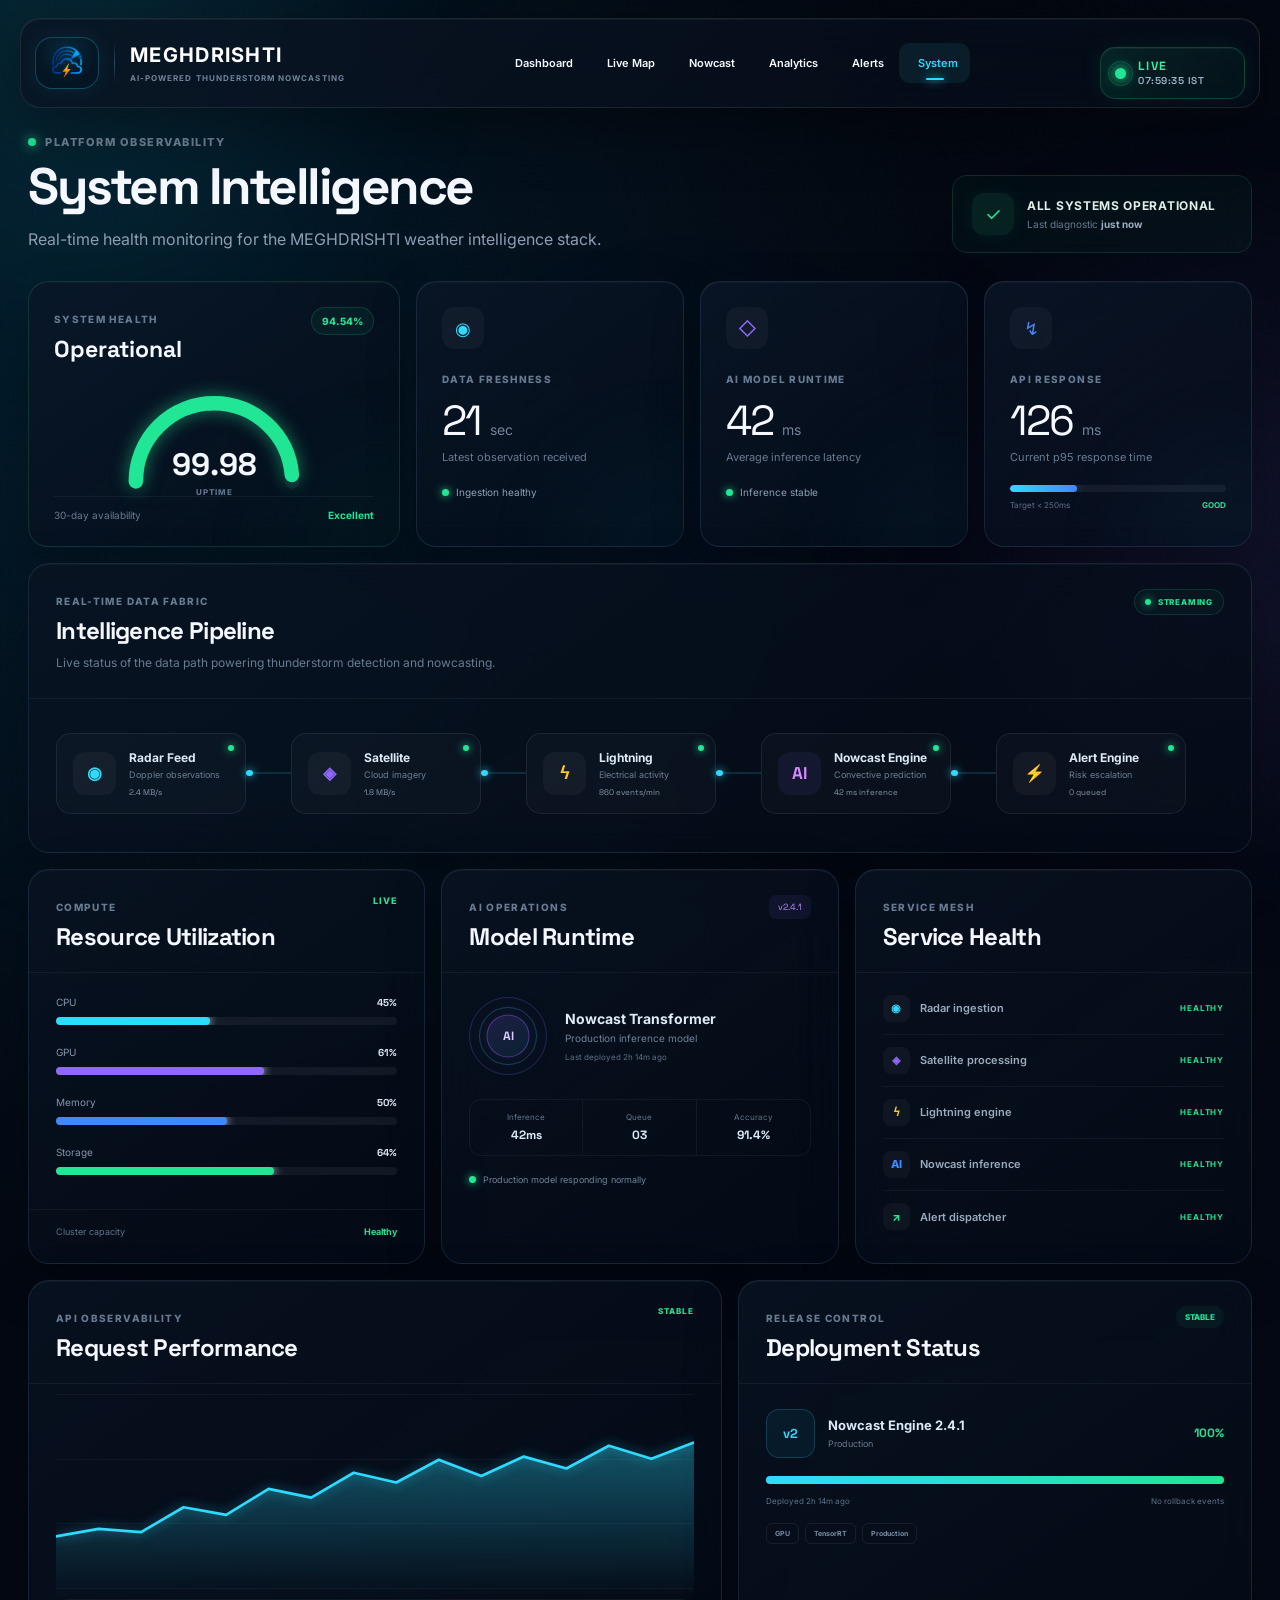
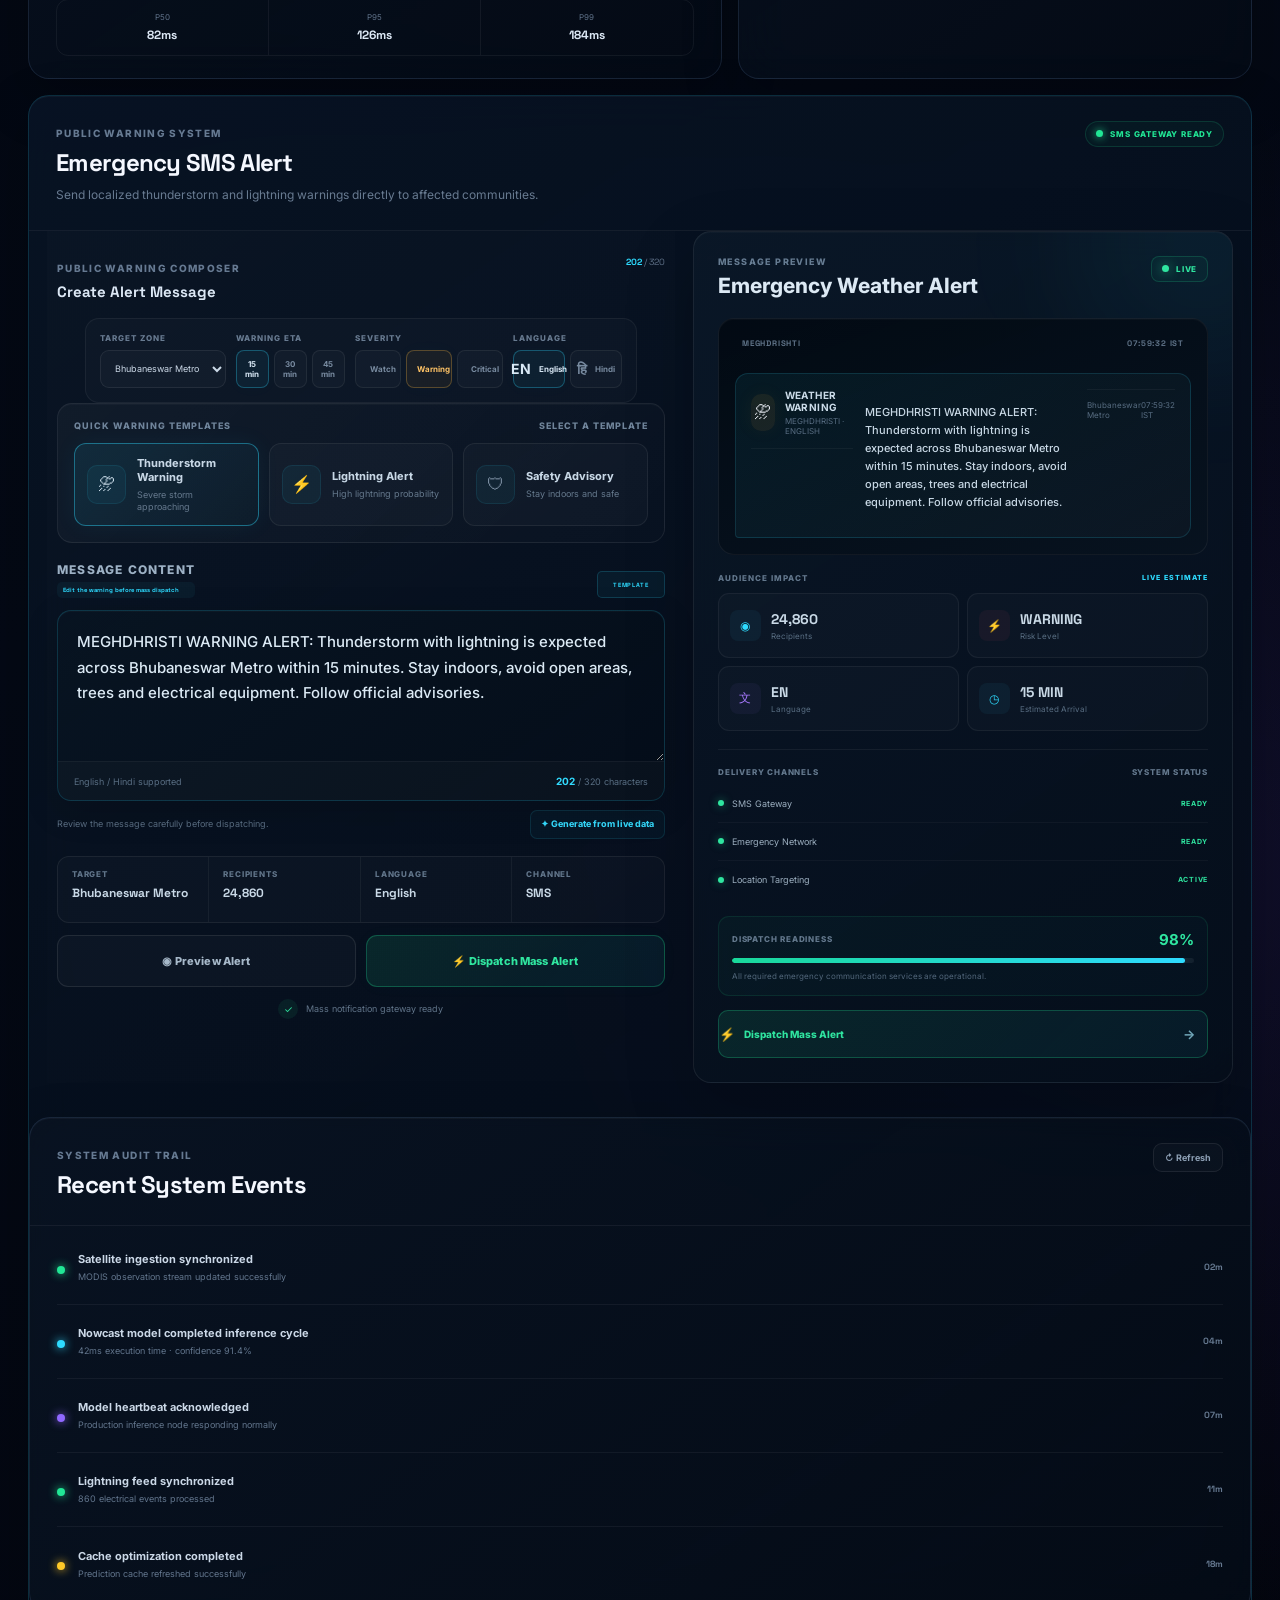
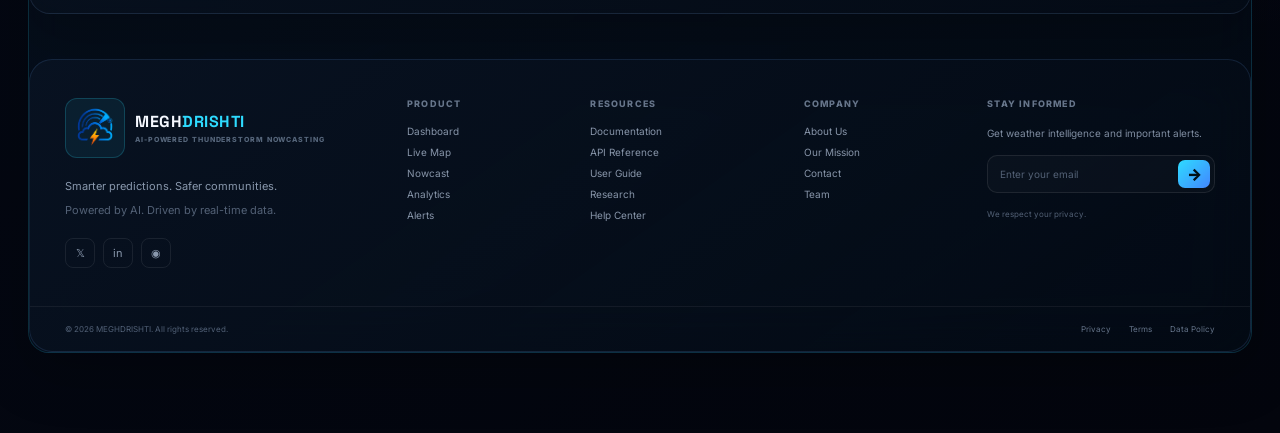
<file: frontend/pages/system.html>
<!DOCTYPE html>
<html lang="en">

<head>

    <meta charset="UTF-8">
    <meta name="viewport" content="width=device-width, initial-scale=1.0">

    <title>MEGHDRISHTI — System Intelligence</title>

    <!-- =====================================================
         FONTS
    ====================================================== -->

    <link rel="preconnect" href="https://fonts.googleapis.com">

    <link rel="preconnect" href="https://fonts.gstatic.com" crossorigin>

    <link
        href="https://fonts.googleapis.com/css2?family=Inter:wght@400;500;600;700;800&family=Space+Grotesk:wght@500;600;700&display=swap"
        rel="stylesheet">


    <!-- =====================================================
         GLOBAL STYLES
    ====================================================== -->

    <link rel="stylesheet" href="../css/style.css">

    <!-- Your existing navbar styling -->
    <link rel="stylesheet" href="../css/navbar.css">

    <!-- System page -->
    <link rel="stylesheet" href="../css/system.css">

</head>


<body>

    <!-- =====================================================
         AMBIENT BACKGROUND
    ====================================================== -->

    <div class="ambient ambient-cyan"></div>

    <div class="ambient ambient-purple"></div>

    <div class="ambient ambient-blue"></div>

    <div class="grid-background"></div>

    <div class="noise"></div>


    <!-- =====================================================
         NAVBAR
    ====================================================== -->

    <header class="navbar-wrapper">

        <nav class="navbar">

            <!-- BRAND -->

            <a href="../index.html" class="brand">

                <div class="brand-logo">

                    <img src="../assets/logo.png" alt="MEGHDRISHTI Logo" class="brand-logo-image">

                </div>


                <div class="brand-divider"></div>


                <div class="brand-copy">

                    <div class="brand-name">
                        MEGH<span>DRISHTI</span>
                    </div>

                    <div class="brand-tagline">
                        AI-POWERED THUNDERSTORM NOWCASTING
                    </div>

                </div>

            </a>


            <!-- NAVIGATION -->

            <div class="nav-links">

                <a href="../index.html" class="nav-link">

                    <span class="nav-svg">
                        <svg viewBox="0 0 24 24">
                            <path d="M3 11.5 12 4l9 7.5" />
                            <path d="M5 10.5V20h14v-9.5" />
                            <path d="M9 20v-6h6v6" />
                        </svg>
                    </span>

                    <span>Dashboard</span>

                </a>


                <a href="live-map.html" class="nav-link">

                    <span class="nav-svg">
                        <svg viewBox="0 0 24 24">
                            <path d="M12 21s7-6.2 7-12a7 7 0 1 0-14 0c0 5.8 7 12 7 12Z" />
                            <circle cx="12" cy="9" r="2.3" />
                        </svg>
                    </span>

                    <span>Live Map</span>

                </a>


                <a href="nowcast.html" class="nav-link">

                    <span class="nav-svg">
                        <svg viewBox="0 0 24 24">
                            <circle cx="12" cy="12" r="8" />
                            <path d="M12 7v5l3 2" />
                        </svg>
                    </span>

                    <span>Nowcast</span>

                </a>


                <a href="analytics.html" class="nav-link">

                    <span class="nav-svg">
                        <svg viewBox="0 0 24 24">
                            <path d="M4 19V9" />
                            <path d="M10 19V5" />
                            <path d="M16 19v-7" />
                            <path d="M22 19V3" />
                        </svg>
                    </span>

                    <span>Analytics</span>

                </a>


                <a href="alerts.html" class="nav-link">

                    <span class="nav-svg">
                        <svg viewBox="0 0 24 24">
                            <path d="M13 2 4 14h6l-1 8 9-12h-6l1-8Z" />
                        </svg>
                    </span>

                    <span>Alerts</span>

                </a>


                <a href="system.html" class="nav-link active">

                    <span class="nav-svg">

                        <svg viewBox="0 0 24 24">

                            <circle cx="12" cy="12" r="3" />

                            <path d="
                                M19.4 15
                                a1.7 1.7 0 0 0 .3 1.9
                                l.1.1-1.7 1.7-.1-.1
                                a1.7 1.7 0 0 0-1.9-.3
                                1.7 1.7 0 0 0-1 1.5V20
                                h-2.4v-.2
                                a1.7 1.7 0 0 0-1-1.5
                                1.7 1.7 0 0 0-1.9.3
                                l-.1.1L8 17l.1-.1
                                a1.7 1.7 0 0 0 .3-1.9
                                1.7 1.7 0 0 0-1.5-1H6
                                v-2.4h.9
                                a1.7 1.7 0 0 0 1.5-1
                                1.7 1.7 0 0 0-.3-1.9
                                L8 8.6l1.7-1.7.1.1
                                a1.7 1.7 0 0 0 1.9.3
                                1.7 1.7 0 0 0 1-1.5V5
                                h2.4v.8
                                a1.7 1.7 0 0 0 1 1.5
                                1.7 1.7 0 0 0 1.9-.3
                                l.1-.1 1.7 1.7-.1.1
                                a1.7 1.7 0 0 0-.3 1.9
                                1.7 1.7 0 0 0 1.5 1
                                h.2V14h-.2
                                a1.7 1.7 0 0 0-1.5 1Z" />

                        </svg>

                    </span>

                    <span>System</span>

                </a>

            </div>


            <!-- RIGHT -->

            <div class="nav-right">

                <div class="live-indicator">

                    <span class="live-pulse"></span>

                    <div class="live-info">

                        <strong>LIVE</strong>

                        <span id="navClock">
                            --:--:-- IST
                        </span>

                    </div>

                </div>


                <div class="nav-separator"></div>


                <button class="menu-button" id="menuButton" type="button" aria-label="Open navigation"
                    aria-expanded="false">

                    <span></span>
                    <span></span>
                    <span></span>

                </button>

            </div>

        </nav>


        <!-- MOBILE -->

        <div class="mobile-menu" id="mobileMenu">

            <a href="../index.html" class="mobile-link">

                <span>⌂</span>
                Dashboard

            </a>

            <a href="live-map.html" class="mobile-link">

                <span>◉</span>
                Live Map

            </a>

            <a href="nowcast.html" class="mobile-link">

                <span>◷</span>
                Nowcast

            </a>

            <a href="analytics.html" class="mobile-link">

                <span>▥</span>
                Analytics

            </a>

            <a href="alerts.html" class="mobile-link">

                <span>ϟ</span>
                Alerts

            </a>

            <a href="system.html" class="mobile-link active">

                <span>⚙</span>
                System

            </a>

        </div>

    </header>



    <!-- =====================================================
         MAIN
    ====================================================== -->

    <main class="system-page">


        <!-- =================================================
             PAGE HEADER
        ================================================== -->

        <section class="system-hero">

            <div>

                <div class="system-eyebrow">

                    <span class="status-dot"></span>

                    PLATFORM OBSERVABILITY

                </div>


                <h1>
                    System Intelligence
                </h1>


                <p>

                    Real-time health monitoring for the
                    MEGHDRISHTI weather intelligence stack.

                </p>

            </div>


            <div class="system-header-status">

                <div class="system-status-icon">
                    ✓
                </div>

                <div>

                    <strong>
                        ALL SYSTEMS OPERATIONAL
                    </strong>

                    <span>
                        Last diagnostic
                        <b id="diagnosticTime">
                            just now
                        </b>
                    </span>

                </div>

            </div>

        </section>



        <!-- =================================================
             CORE STATUS
        ================================================== -->

        <section class="system-health-grid">


            <!-- OVERALL HEALTH -->

            <article class="health-card primary-health">

                <div class="health-card-top">

                    <div>

                        <span class="system-label">
                            SYSTEM HEALTH
                        </span>

                        <h2>
                            Operational
                        </h2>

                    </div>

                    <span class="health-badge">
                        94.54%
                    </span>

                </div>


                <div class="health-gauge">

                    <svg viewBox="0 0 200 120">

                        <path class="gauge-track" d="M 25 105
                               A 75 75 0 0 1 175 105" />

                        <path class="gauge-progress" d="M 25 105
                               A 75 75 0 0 1 175 105" />

                    </svg>


                    <div class="gauge-center">

                        <strong>
                            99.98
                        </strong>

                        <span>
                            UPTIME
                        </span>

                    </div>

                </div>


                <div class="health-footer">

                    <span>
                        30-day availability
                    </span>

                    <strong class="green">
                        Excellent
                    </strong>

                </div>

            </article>



            <!-- DATA FRESHNESS -->

            <article class="health-card">

                <div class="health-icon cyan">
                    ◉
                </div>

                <span class="system-label">
                    DATA FRESHNESS
                </span>

                <div class="big-number">
                    <span id="freshnessValue">
                        18
                    </span>
                    <small>sec</small>
                </div>

                <p>
                    Latest observation received
                </p>


                <div class="status-line">

                    <span class="live-dot"></span>

                    Ingestion healthy

                </div>

            </article>



            <!-- MODEL -->

            <article class="health-card">

                <div class="health-icon purple">
                    ◇
                </div>

                <span class="system-label">
                    AI MODEL RUNTIME
                </span>

                <div class="big-number">
                    42
                    <small>ms</small>
                </div>

                <p>
                    Average inference latency
                </p>


                <div class="status-line">

                    <span class="live-dot"></span>

                    Inference stable

                </div>

            </article>



            <!-- API -->

            <article class="health-card">

                <div class="health-icon blue">
                    ↯
                </div>

                <span class="system-label">
                    API RESPONSE
                </span>

                <div class="big-number">
                    126
                    <small>ms</small>
                </div>

                <p>
                    Current p95 response time
                </p>


                <div class="latency-indicator">

                    <span style="width:31%"></span>

                </div>

                <div class="latency-caption">

                    <span>
                        Target &lt; 250ms
                    </span>

                    <strong>
                        GOOD
                    </strong>

                </div>

            </article>

        </section>



        <!-- =================================================
             DATA PIPELINE
        ================================================== -->

        <section class="system-panel pipeline-panel">

            <div class="panel-heading">

                <div>

                    <span class="system-label">
                        REAL-TIME DATA FABRIC
                    </span>

                    <h2>
                        Intelligence Pipeline
                    </h2>

                    <p>
                        Live status of the data path powering
                        thunderstorm detection and nowcasting.
                    </p>

                </div>


                <div class="pipeline-live">

                    <span></span>
                    STREAMING

                </div>

            </div>


            <div class="pipeline">


                <!-- NODE 1 -->

                <div class="pipeline-node">

                    <div class="node-icon radar">
                        ◉
                    </div>

                    <div class="node-content">

                        <strong>
                            Radar Feed
                        </strong>

                        <span>
                            Doppler observations
                        </span>

                        <small>
                            2.4 MB/s
                        </small>

                    </div>

                    <div class="node-status">
                        <span></span>
                    </div>

                </div>


                <div class="pipeline-connector">
                    <span></span>
                </div>


                <!-- NODE 2 -->

                <div class="pipeline-node">

                    <div class="node-icon satellite">
                        ◈
                    </div>

                    <div class="node-content">

                        <strong>
                            Satellite
                        </strong>

                        <span>
                            Cloud imagery
                        </span>

                        <small>
                            1.8 MB/s
                        </small>

                    </div>

                    <div class="node-status">
                        <span></span>
                    </div>

                </div>


                <div class="pipeline-connector">
                    <span></span>
                </div>


                <!-- NODE 3 -->

                <div class="pipeline-node">

                    <div class="node-icon lightning">
                        ϟ
                    </div>

                    <div class="node-content">

                        <strong>
                            Lightning
                        </strong>

                        <span>
                            Electrical activity
                        </span>

                        <small>
                            860 events/min
                        </small>

                    </div>

                    <div class="node-status">
                        <span></span>
                    </div>

                </div>


                <div class="pipeline-connector">
                    <span></span>
                </div>


                <!-- NODE 4 -->

                <div class="pipeline-node model-node">

                    <div class="node-icon model">
                        AI
                    </div>

                    <div class="node-content">

                        <strong>
                            Nowcast Engine
                        </strong>

                        <span>
                            Convective prediction
                        </span>

                        <small>
                            42 ms inference
                        </small>

                    </div>

                    <div class="node-status">
                        <span></span>
                    </div>

                </div>


                <div class="pipeline-connector">
                    <span></span>
                </div>


                <!-- NODE 5 -->

                <div class="pipeline-node">

                    <div class="node-icon output">
                        ⚡
                    </div>

                    <div class="node-content">

                        <strong>
                            Alert Engine
                        </strong>

                        <span>
                            Risk escalation
                        </span>

                        <small>
                            0 queued
                        </small>

                    </div>

                    <div class="node-status">
                        <span></span>
                    </div>

                </div>

            </div>

        </section>



        <!-- =================================================
             OBSERVABILITY GRID
        ================================================== -->

        <section class="observability-grid">


            <!-- COMPUTE -->

            <article class="system-panel resource-panel">

                <div class="panel-heading compact">

                    <div>

                        <span class="system-label">
                            COMPUTE
                        </span>

                        <h2>
                            Resource Utilization
                        </h2>

                    </div>

                    <span class="panel-live-text">
                        LIVE
                    </span>

                </div>


                <div class="resource-list">


                    <div class="resource-item">

                        <div class="resource-header">

                            <span>
                                CPU
                            </span>

                            <strong id="cpuValue">
                                38%
                            </strong>

                        </div>

                        <div class="resource-track">

                            <span id="cpuBar" class="cyan-fill" style="width:38%">
                            </span>

                        </div>

                    </div>


                    <div class="resource-item">

                        <div class="resource-header">

                            <span>
                                GPU
                            </span>

                            <strong id="gpuValue">
                                61%
                            </strong>

                        </div>

                        <div class="resource-track">

                            <span id="gpuBar" class="purple-fill" style="width:61%">
                            </span>

                        </div>

                    </div>


                    <div class="resource-item">

                        <div class="resource-header">

                            <span>
                                Memory
                            </span>

                            <strong id="memoryValue">
                                47%
                            </strong>

                        </div>

                        <div class="resource-track">

                            <span id="memoryBar" class="blue-fill" style="width:47%">
                            </span>

                        </div>

                    </div>


                    <div class="resource-item">

                        <div class="resource-header">

                            <span>
                                Storage
                            </span>

                            <strong>
                                64%
                            </strong>

                        </div>

                        <div class="resource-track">

                            <span class="green-fill" style="width:64%">
                            </span>

                        </div>

                    </div>

                </div>


                <div class="resource-footer">

                    <span>
                        Cluster capacity
                    </span>

                    <strong>
                        Healthy
                    </strong>

                </div>

            </article>



            <!-- MODEL RUNTIME -->

            <article class="system-panel model-panel">

                <div class="panel-heading compact">

                    <div>

                        <span class="system-label">
                            AI OPERATIONS
                        </span>

                        <h2>
                            Model Runtime
                        </h2>

                    </div>

                    <span class="version-pill">
                        v2.4.1
                    </span>

                </div>


                <div class="model-status-main">

                    <div class="model-orbit">

                        <div class="orbit-ring ring-a"></div>

                        <div class="orbit-ring ring-b"></div>

                        <div class="orbit-core">
                            AI
                        </div>

                    </div>


                    <div>

                        <strong>
                            Nowcast Transformer
                        </strong>

                        <span>
                            Production inference model
                        </span>

                        <small>
                            Last deployed 2h 14m ago
                        </small>

                    </div>

                </div>


                <div class="model-metrics">

                    <div>

                        <span>
                            Inference
                        </span>

                        <strong>
                            42ms
                        </strong>

                    </div>

                    <div>

                        <span>
                            Queue
                        </span>

                        <strong>
                            03
                        </strong>

                    </div>

                    <div>

                        <span>
                            Accuracy
                        </span>

                        <strong>
                            91.4%
                        </strong>

                    </div>

                </div>


                <div class="model-state">

                    <span class="live-dot"></span>

                    Production model responding normally

                </div>

            </article>



            <!-- SERVICE MATRIX -->

            <article class="system-panel service-panel">

                <div class="panel-heading compact">

                    <div>

                        <span class="system-label">
                            SERVICE MESH
                        </span>

                        <h2>
                            Service Health
                        </h2>

                    </div>

                </div>


                <div class="service-list">


                    <div class="service-row">

                        <div class="service-name">

                            <span class="service-icon cyan">
                                ◉
                            </span>

                            Radar ingestion

                        </div>

                        <strong class="healthy">
                            HEALTHY
                        </strong>

                    </div>


                    <div class="service-row">

                        <div class="service-name">

                            <span class="service-icon purple">
                                ◈
                            </span>

                            Satellite processing

                        </div>

                        <strong class="healthy">
                            HEALTHY
                        </strong>

                    </div>


                    <div class="service-row">

                        <div class="service-name">

                            <span class="service-icon yellow">
                                ϟ
                            </span>

                            Lightning engine

                        </div>

                        <strong class="healthy">
                            HEALTHY
                        </strong>

                    </div>


                    <div class="service-row">

                        <div class="service-name">

                            <span class="service-icon blue">
                                AI
                            </span>

                            Nowcast inference

                        </div>

                        <strong class="healthy">
                            HEALTHY
                        </strong>

                    </div>


                    <div class="service-row">

                        <div class="service-name">

                            <span class="service-icon green">
                                ↗
                            </span>

                            Alert dispatcher

                        </div>

                        <strong class="healthy">
                            HEALTHY
                        </strong>

                    </div>

                </div>

            </article>

        </section>



        <!-- =================================================
             SECONDARY OBSERVABILITY
        ================================================== -->

        <section class="secondary-grid">


            <!-- API PERFORMANCE -->

            <article class="system-panel api-panel">

                <div class="panel-heading compact">

                    <div>

                        <span class="system-label">
                            API OBSERVABILITY
                        </span>

                        <h2>
                            Request Performance
                        </h2>

                    </div>

                    <span class="api-status">
                        STABLE
                    </span>

                </div>


                <div class="spark-chart">

                    <div class="chart-grid-lines">
                        <span></span>
                        <span></span>
                        <span></span>
                        <span></span>
                    </div>

                    <svg viewBox="0 0 600 190" preserveAspectRatio="none">

                        <defs>

                            <linearGradient id="apiGradient" x1="0" y1="0" x2="0" y2="1">

                                <stop offset="0%" stop-color="#2edbff" stop-opacity=".35" />

                                <stop offset="100%" stop-color="#2edbff" stop-opacity="0" />

                            </linearGradient>

                        </defs>


                        <path class="chart-area" d="
                            M0 132
                            L40 125
                            L80 128
                            L120 105
                            L160 112
                            L200 88
                            L240 96
                            L280 73
                            L320 82
                            L360 61
                            L400 76
                            L440 58
                            L480 69
                            L520 48
                            L560 60
                            L600 45
                            L600 190
                            L0 190
                            Z" />


                        <path class="chart-line" d="
                            M0 132
                            L40 125
                            L80 128
                            L120 105
                            L160 112
                            L200 88
                            L240 96
                            L280 73
                            L320 82
                            L360 61
                            L400 76
                            L440 58
                            L480 69
                            L520 48
                            L560 60
                            L600 45" />

                    </svg>

                </div>


                <div class="chart-footer">

                    <div>

                        <span>
                            P50
                        </span>

                        <strong>
                            82ms
                        </strong>

                    </div>

                    <div>

                        <span>
                            P95
                        </span>

                        <strong>
                            126ms
                        </strong>

                    </div>

                    <div>

                        <span>
                            P99
                        </span>

                        <strong>
                            184ms
                        </strong>

                    </div>

                </div>

            </article>



            <!-- DEPLOYMENT -->

            <article class="system-panel deployment-panel">

                <div class="panel-heading compact">

                    <div>

                        <span class="system-label">
                            RELEASE CONTROL
                        </span>

                        <h2>
                            Deployment Status
                        </h2>

                    </div>

                    <span class="deployment-live">
                        STABLE
                    </span>

                </div>


                <div class="deployment-version">

                    <div class="version-icon">
                        v2
                    </div>

                    <div>

                        <strong>
                            Nowcast Engine 2.4.1
                        </strong>

                        <span>
                            Production
                        </span>

                    </div>

                    <b>
                        100%
                    </b>

                </div>


                <div class="deployment-progress">

                    <span></span>

                </div>


                <div class="deployment-meta">

                    <span>
                        Deployed 2h 14m ago
                    </span>

                    <span>
                        No rollback events
                    </span>

                </div>


                <div class="deployment-tags">

                    <span>
                        GPU
                    </span>

                    <span>
                        TensorRT
                    </span>

                    <span>
                        Production
                    </span>

                </div>

            </article>

        </section>

        <!-- =====================================================
     EMERGENCY SMS ALERT CENTER
====================================================== -->

        <section class="system-panel sms-alert-panel">

            <div class="panel-heading sms-heading">

                <div>

                    <span class="system-label">
                        PUBLIC WARNING SYSTEM
                    </span>

                    <h2>
                        Emergency SMS Alert
                    </h2>

                    <p>
                        Send localized thunderstorm and lightning
                        warnings directly to affected communities.
                    </p>

                </div>

                <div class="sms-live-status">

                    <span class="live-dot"></span>

                    SMS GATEWAY READY

                </div>

            </div>


            <div class="sms-layout">


                <!-- =================================================
             LEFT — ALERT CONFIGURATION
        ================================================== -->

                <!-- =====================================================
     MASS MESSAGE COMPOSER
====================================================== -->

                <div class="sms-preview-area">

                    <div class="sms-preview-header">

                        <div>

                            <span class="system-label">
                                PUBLIC WARNING COMPOSER
                            </span>

                            <strong>
                                Create Alert Message
                            </strong>

                        </div>

                        <div class="sms-counter">

                            <span id="smsHeaderCharacterCount">
                                0
                            </span>

                            / 320

                        </div>

                    </div>


                    <!-- PREBUILT MESSAGES -->

                    <div class="message-library">

                        <div class="library-header">

                            <span>
                                QUICK WARNING TEMPLATES
                            </span>

                            <span>
                                SELECT A TEMPLATE
                            </span>

                        </div>


                        <div class="template-grid">

                            <button type="button" class="message-template active" data-template="thunderstorm">

                                <span class="template-icon">
                                    ⛈
                                </span>

                                <div>

                                    <strong>
                                        Thunderstorm Warning
                                    </strong>

                                    <small>
                                        Severe storm approaching
                                    </small>

                                </div>

                            </button>


                            <button type="button" class="message-template" data-template="lightning">

                                <span class="template-icon">
                                    ⚡
                                </span>

                                <div>

                                    <strong>
                                        Lightning Alert
                                    </strong>

                                    <small>
                                        High lightning probability
                                    </small>

                                </div>

                            </button>


                            <button type="button" class="message-template" data-template="safety">

                                <span class="template-icon">
                                    🛡
                                </span>

                                <div>

                                    <strong>
                                        Safety Advisory
                                    </strong>

                                    <small>
                                        Stay indoors and safe
                                    </small>

                                </div>

                            </button>



                        </div>

                    </div>


                    <!-- CUSTOM MESSAGE -->

                    <div class="custom-message-area">

                        <div class="custom-message-header">

                            <div>

                                <label>
                                    MESSAGE CONTENT
                                </label>

                                <span class="message-subtitle">
                                    Edit the warning before mass dispatch
                                </span>

                            </div>

                            <span id="messageTypeLabel" class="message-type-badge">

                                TEMPLATE

                            </span>

                        </div>


                        <div class="message-editor">

                            <textarea id="smsTextarea" maxlength="320" spellcheck="true"
                                placeholder="Write your emergency warning here..."></textarea>


                            <div class="editor-footer">

                                <span>
                                    English / Hindi supported
                                </span>

                                <span>
                                    <strong id="smsCharacterCount">
                                        0
                                    </strong>
                                    / 320 characters
                                </span>

                            </div>

                        </div>


                        <div class="message-helper">

                            <span>
                                Review the message carefully before dispatching.
                            </span>

                            <button type="button" id="generateSms">

                                ✦ Generate from live data

                            </button>

                        </div>

                    </div>


                    <!-- MASS DELIVERY SUMMARY -->

                    <div class="mass-delivery-summary">

                        <div class="summary-item">

                            <span>
                                TARGET
                            </span>

                            <strong id="summaryZone">
                                Bhubaneswar Metro
                            </strong>

                        </div>


                        <div class="summary-item">

                            <span>
                                RECIPIENTS
                            </span>

                            <strong id="summaryRecipients">
                                24,860
                            </strong>

                        </div>


                        <div class="summary-item">

                            <span>
                                LANGUAGE
                            </span>

                            <strong id="summaryLanguage">
                                English
                            </strong>

                        </div>


                        <div class="summary-item">

                            <span>
                                CHANNEL
                            </span>

                            <strong>
                                SMS
                            </strong>

                        </div>

                    </div>


                    <!-- ACTIONS -->

                    <div class="sms-actions">

                        <button type="button" class="generate-sms-btn" id="previewMassSms">

                            ◉ Preview Alert

                        </button>


                        <button type="button" class="send-sms-btn mass-send-btn" id="sendSms">

                            ⚡ Dispatch Mass Alert

                        </button>

                    </div>


                    <div class="sms-send-status" id="smsSendStatus">

                        <span class="status-check">
                            ✓
                        </span>

                        Mass notification gateway ready

                    </div>

                </div>
                <!-- =====================================================
     RIGHT SIDE — LIVE ALERT INTELLIGENCE
===================================================== -->

                <section class="alert-preview-panel">

                    <!-- PANEL HEADER -->

                    <div class="preview-panel-header">

                        <div>

                            <span class="panel-eyebrow">
                                MESSAGE PREVIEW
                            </span>

                            <h2>
                                Emergency Weather Alert
                            </h2>

                        </div>

                        <div class="preview-live">

                            <span></span>
                            LIVE

                        </div>

                    </div>


                    <!-- PHONE / SMS PREVIEW -->

                    <div class="phone-preview">

                        <div class="phone-top">

                            <span>
                                MEGHDRISHTI
                            </span>

                            <span id="previewTime">
                                NOW
                            </span>

                        </div>


                        <div class="sms-bubble">

                            <div class="sms-bubble-header">

                                <div class="alert-symbol">
                                    ⚡
                                </div>

                                <div>

                                    <strong>
                                        WEATHER WARNING
                                    </strong>

                                    <small>
                                        MEGHDRISHTI
                                    </small>

                                </div>

                            </div>


                            <div class="preview-message" id="smsMessage">

                                MEGHDRISHTI WARNING ALERT:
                                Thunderstorm with lightning is
                                expected across Bhubaneswar Metro
                                within 15 minutes. Stay indoors,
                                avoid open areas, trees and
                                electrical equipment.

                            </div>


                            <div class="preview-message-footer">

                                <span id="previewLocation">
                                    Bhubaneswar Metro
                                </span>

                                <span id="previewMessageTime">
                                    15:08 IST
                                </span>

                            </div>

                        </div>

                    </div>


                    <!-- AUDIENCE IMPACT -->

                    <div class="impact-section">

                        <div class="impact-header">

                            <span>
                                AUDIENCE IMPACT
                            </span>

                            <span class="impact-live">
                                LIVE ESTIMATE
                            </span>

                        </div>


                        <div class="impact-grid">

                            <div class="impact-card">

                                <span class="impact-icon">
                                    ◉
                                </span>

                                <div>

                                    <strong id="previewRecipients">
                                        24,860
                                    </strong>

                                    <small>
                                        Recipients
                                    </small>

                                </div>

                            </div>


                            <div class="impact-card">

                                <span class="impact-icon risk">
                                    ⚡
                                </span>

                                <div>

                                    <strong id="previewRisk">
                                        HIGH
                                    </strong>

                                    <small>
                                        Risk Level
                                    </small>

                                </div>

                            </div>


                            <div class="impact-card">

                                <span class="impact-icon language">
                                    文
                                </span>

                                <div>

                                    <strong id="previewLanguage">
                                        EN
                                    </strong>

                                    <small>
                                        Language
                                    </small>

                                </div>

                            </div>


                            <div class="impact-card">

                                <span class="impact-icon">
                                    ◷
                                </span>

                                <div>

                                    <strong id="previewEta">
                                        15 MIN
                                    </strong>

                                    <small>
                                        Estimated Arrival
                                    </small>

                                </div>

                            </div>

                        </div>

                    </div>


                    <!-- DELIVERY PIPELINE -->

                    <div class="delivery-section">

                        <div class="delivery-header">

                            <span>
                                DELIVERY CHANNELS
                            </span>

                            <span>
                                SYSTEM STATUS
                            </span>

                        </div>


                        <div class="delivery-row">

                            <div class="delivery-name">

                                <span class="delivery-dot"></span>

                                SMS Gateway

                            </div>

                            <strong>
                                READY
                            </strong>

                        </div>


                        <div class="delivery-row">

                            <div class="delivery-name">

                                <span class="delivery-dot"></span>

                                Emergency Network

                            </div>

                            <strong>
                                READY
                            </strong>

                        </div>


                        <div class="delivery-row">

                            <div class="delivery-name">

                                <span class="delivery-dot"></span>

                                Location Targeting

                            </div>

                            <strong>
                                ACTIVE
                            </strong>

                        </div>

                    </div>


                    <!-- DISPATCH READINESS -->

                    <div class="dispatch-readiness">

                        <div>

                            <span>
                                DISPATCH READINESS
                            </span>

                            <strong>
                                98%
                            </strong>

                        </div>

                        <div class="readiness-bar">

                            <span></span>

                        </div>

                        <small>
                            All required emergency communication
                            services are operational.
                        </small>

                    </div>


                    <!-- PREVIEW ACTION -->

                    <button type="button" class="right-dispatch-btn" id="rightDispatchButton">

                        <span>
                            ⚡
                        </span>

                        Dispatch Mass Alert

                        <b>
                            →
                        </b>

                    </button>

                </section>

            </div>





            <!-- =================================================
             EVENT LOG
        ================================================== -->

            <section class="system-panel event-log-panel">

                <div class="panel-heading">

                    <div>

                        <span class="system-label">
                            SYSTEM AUDIT TRAIL
                        </span>

                        <h2>
                            Recent System Events
                        </h2>

                    </div>


                    <button class="clear-events" id="refreshEvents">

                        ↻ Refresh

                    </button>

                </div>


                <div class="event-log" id="systemEventLog">

                    <div class="system-event">

                        <span class="event-indicator green"></span>

                        <div>

                            <strong>
                                Satellite ingestion synchronized
                            </strong>

                            <span>
                                MODIS observation stream updated successfully
                            </span>

                        </div>

                        <time>
                            02m
                        </time>

                    </div>


                    <div class="system-event">

                        <span class="event-indicator cyan"></span>

                        <div>

                            <strong>
                                Nowcast model completed inference cycle
                            </strong>

                            <span>
                                42ms execution time · confidence 91.4%
                            </span>

                        </div>

                        <time>
                            04m
                        </time>

                    </div>


                    <div class="system-event">

                        <span class="event-indicator purple"></span>

                        <div>

                            <strong>
                                Model heartbeat acknowledged
                            </strong>

                            <span>
                                Production inference node responding normally
                            </span>

                        </div>

                        <time>
                            07m
                        </time>

                    </div>


                    <div class="system-event">

                        <span class="event-indicator green"></span>

                        <div>

                            <strong>
                                Lightning feed synchronized
                            </strong>

                            <span>
                                860 electrical events processed
                            </span>

                        </div>

                        <time>
                            11m
                        </time>

                    </div>


                    <div class="system-event">

                        <span class="event-indicator yellow"></span>

                        <div>

                            <strong>
                                Cache optimization completed
                            </strong>

                            <span>
                                Prediction cache refreshed successfully
                            </span>

                        </div>

                        <time>
                            18m
                        </time>

                    </div>

                </div>

            </section>



            <!-- =================================================
             FOOTER
        ================================================== -->

            <footer class="footer">

                <div class="footer-main">


                    <!-- BRAND -->

                    <div class="footer-brand">

                        <a href="../index.html" class="footer-logo">

                            <div class="footer-logo-icon">
                                <img src="../assets/logo.png" alt="MEGHDRISHTI Logo" class="footer-logo-image">
                            </div>

                            <div>

                                <strong>
                                    MEGH<span>DRISHTI</span>
                                </strong>

                                <small>
                                    AI-POWERED THUNDERSTORM NOWCASTING
                                </small>

                            </div>

                        </a>


                        <p>
                            Smarter predictions.
                            Safer communities.
                        </p>


                        <p class="footer-powered">
                            Powered by AI. Driven by real-time data.
                        </p>


                        <div class="social-links">

                            <a href="#" aria-label="Twitter">
                                𝕏
                            </a>

                            <a href="#" aria-label="LinkedIn">
                                in
                            </a>

                            <a href="#" aria-label="GitHub">
                                ◉
                            </a>

                        </div>

                    </div>


                    <!-- PRODUCT -->

                    <div class="footer-column">

                        <h3>
                            PRODUCT
                        </h3>

                        <a href="../index.html">
                            Dashboard
                        </a>

                        <a href="live-map.html">
                            Live Map
                        </a>

                        <a href="nowcast.html">
                            Nowcast
                        </a>

                        <a href="analytics.html">
                            Analytics
                        </a>

                        <a href="alerts.html">
                            Alerts
                        </a>

                    </div>


                    <!-- RESOURCES -->

                    <div class="footer-column">

                        <h3>
                            RESOURCES
                        </h3>

                        <a href="#">
                            Documentation
                        </a>

                        <a href="#">
                            API Reference
                        </a>

                        <a href="#">
                            User Guide
                        </a>

                        <a href="#">
                            Research
                        </a>

                        <a href="#">
                            Help Center
                        </a>

                    </div>


                    <!-- COMPANY -->

                    <div class="footer-column">

                        <h3>
                            COMPANY
                        </h3>

                        <a href="#">
                            About Us
                        </a>

                        <a href="#">
                            Our Mission
                        </a>

                        <a href="#">
                            Contact
                        </a>

                        <a href="#">
                            Team
                        </a>

                    </div>


                    <!-- NEWSLETTER -->

                    <div class="footer-column newsletter">

                        <h3>
                            STAY INFORMED
                        </h3>

                        <p>
                            Get weather intelligence
                            and important alerts.
                        </p>


                        <form id="newsletterForm">

                            <input type="email" id="newsletterEmail" placeholder="Enter your email" required>

                            <button type="submit">
                                →
                            </button>

                        </form>


                        <small id="newsletterMessage">
                            We respect your privacy.
                        </small>

                    </div>

                </div>


                <div class="footer-bottom">

                    <span>
                        © <span id="year"></span>
                        MEGHDRISHTI.
                        All rights reserved.
                    </span>


                    <div>

                        <a href="#">
                            Privacy
                        </a>

                        <a href="#">
                            Terms
                        </a>

                        <a href="#">
                            Data Policy
                        </a>

                    </div>

                </div>

            </footer>

    </main>


    <!-- =====================================================
         JS
    ====================================================== -->

    <script src="../js/navbar.js"></script>

    <script src="../js/system.js"></script>

</body>

</html>
</file>
<file: frontend/css/style.css>
:root {

    --bg: #030712;
    --bg-2: #07101d;

    --panel: rgba(9, 19, 34, 0.72);
    --panel-light: rgba(255, 255, 255, 0.045);

    --border: rgba(148, 190, 255, 0.13);
    --border-hover: rgba(45, 216, 255, 0.38);

    --text: #f5f8ff;
    --muted: #8e9db3;
    --dim: #59687c;

    --cyan: #2edbff;
    --blue: #4287ff;
    --purple: #9068ff;
    --green: #21e695;
    --yellow: #ffc928;
    --red: #ff4d5f;

    --font: "Inter", sans-serif;
    --display: "Space Grotesk", sans-serif;

    --radius: 20px;
}


/* =========================================================
   RESET
========================================================= */

* {
    margin: 0;
    padding: 0;
    box-sizing: border-box;
}


html {
    scroll-behavior: smooth;
}


body {

    min-height: 100vh;

    background:
        radial-gradient(
            circle at 5% 10%,
            rgba(0, 190, 255, .11),
            transparent 26%
        ),
        radial-gradient(
            circle at 94% 68%,
            rgba(123, 78, 255, .10),
            transparent 28%
        ),
        linear-gradient(
            145deg,
            #02060e,
            #040915 50%,
            #03050d
        );

    color: var(--text);

    font-family: var(--font);

    overflow-x: hidden;
}


a {
    color: inherit;
}


button,
input {
    font: inherit;
}


/* =========================================================
   BACKGROUND EFFECTS
========================================================= */

.ambient {

    position: fixed;

    width: 450px;
    height: 450px;

    border-radius: 50%;

    filter: blur(130px);

    opacity: .11;

    pointer-events: none;

    z-index: -4;
}


.ambient-cyan {

    top: -220px;
    left: -160px;

    background: var(--cyan);
}


.ambient-purple {

    right: -180px;
    bottom: 15%;

    background: var(--purple);
}


.ambient-blue {

    top: 40%;
    left: 42%;

    width: 300px;
    height: 300px;

    background: var(--blue);

    opacity: .04;
}


.grid-background {

    position: fixed;

    inset: 0;

    z-index: -3;

    pointer-events: none;

    opacity: .16;

    background-image:
        linear-gradient(
            rgba(100, 180, 255, .025) 1px,
            transparent 1px
        ),
        linear-gradient(
            90deg,
            rgba(100, 180, 255, .025) 1px,
            transparent 1px
        );

    background-size: 60px 60px;

    mask-image:
        linear-gradient(
            to bottom,
            black,
            transparent 80%
        );
}


.noise {

    position: fixed;

    inset: 0;

    z-index: -2;

    pointer-events: none;

    opacity: .018;

    background-image:
        url("data:image/svg+xml,%3Csvg xmlns='http://www.w3.org/2000/svg' width='180' height='180'%3E%3Cfilter id='n'%3E%3CfeTurbulence type='fractalNoise' baseFrequency='.9' numOctaves='3'/%3E%3C/filter%3E%3Crect width='100%25' height='100%25' filter='url(%23n)'/%3E%3C/svg%3E");
}


/* =========================================================
   PAGE
========================================================= */

.page-shell {

    width: min(
        1400px,
        calc(100% - 56px)
    );

    margin: auto;

    padding-top: 125px;
}


/* =========================================================
   HERO
========================================================= */

.hero-section {

    display: grid;

    grid-template-columns:
        minmax(0, .94fr)
        minmax(0, 1.06fr);

    gap: 34px;

    align-items: center;

    min-height: 535px;

    padding: 40px 0 30px;
}


.hero-content {

    padding-left: 10px;
}


.hero-badge {

    display: inline-flex;

    align-items: center;

    gap: 10px;

    padding: 10px 15px;

    border: 1px solid rgba(46, 219, 255, .18);

    border-radius: 999px;

    background:
        rgba(46, 219, 255, .035);

    color: #9cb0c8;

    font-size: 11px;

    font-weight: 800;

    letter-spacing: 1.3px;
}


.badge-glow {

    width: 8px;
    height: 8px;

    border-radius: 50%;

    background: var(--cyan);

    box-shadow:
        0 0 12px var(--cyan),
        0 0 25px rgba(46, 219, 255, .35);

    animation: pulse 2s infinite;
}


.hero-content h1 {

    max-width: 720px;

    margin-top: 25px;

    font-family: var(--display);

    font-size: clamp(
        48px,
        5.5vw,
        78px
    );

    line-height: .98;

    letter-spacing: -4px;
}


.hero-content h1 span {

    display: block;

    background:
        linear-gradient(
            95deg,
            #dffaff 10%,
            var(--cyan) 45%,
            var(--blue) 68%,
            var(--purple) 100%
        );

    color: transparent;

    -webkit-background-clip: text;
    background-clip: text;
}


.hero-description {

    max-width: 610px;

    margin-top: 28px;

    color: var(--muted);

    font-size: 16px;

    line-height: 1.75;
}


.hero-actions {

    display: flex;

    gap: 12px;

    margin-top: 30px;
}


.primary-button,
.secondary-button {

    display: inline-flex;

    align-items: center;

    justify-content: center;

    gap: 12px;

    min-height: 50px;

    padding: 0 21px;

    border-radius: 14px;

    text-decoration: none;

    font-size: 13px;

    font-weight: 800;

    transition:
        transform .25s ease,
        box-shadow .25s ease,
        border-color .25s ease;
}


.primary-button {

    color: #001018;

    background:
        linear-gradient(
            100deg,
            #27d9ff,
            #4da5ff
        );

    box-shadow:
        0 12px 35px rgba(46, 219, 255, .18);
}


.primary-button:hover {

    transform: translateY(-3px);

    box-shadow:
        0 18px 45px rgba(46, 219, 255, .32);
}


.secondary-button {

    border: 1px solid rgba(255,255,255,.12);

    background:
        rgba(255,255,255,.035);

    backdrop-filter: blur(14px);
}


.secondary-button:hover {

    transform: translateY(-3px);

    border-color: rgba(144,104,255,.5);

    background:
        rgba(144,104,255,.08);
}


.hero-mini-status {

    display: flex;

    gap: 24px;

    margin-top: 25px;

    color: var(--dim);

    font-size: 9px;

    font-weight: 800;

    letter-spacing: 1px;
}


.hero-mini-status div {

    display: flex;

    align-items: center;

    gap: 7px;
}


.tiny-green {

    width: 6px;
    height: 6px;

    border-radius: 50%;

    background: var(--green);

    box-shadow:
        0 0 10px var(--green);
}


/* =========================================================
   STORM VISUAL
========================================================= */

.storm-panel {

    position: relative;

    min-height: 500px;

    overflow: hidden;

    border: 1px solid rgba(105, 170, 255, .18);

    border-radius: 24px;

    background:
        linear-gradient(
            145deg,
            rgba(11, 28, 49, .88),
            rgba(4, 12, 25, .76)
        );

    backdrop-filter: blur(24px);

    box-shadow:
        0 30px 80px rgba(0,0,0,.42),
        inset 0 1px rgba(255,255,255,.045);
}


.storm-panel::before {

    content: "";

    position: absolute;

    inset: 0;

    background:
        radial-gradient(
            circle at 60% 45%,
            rgba(0, 220, 255, .10),
            transparent 32%
        ),
        radial-gradient(
            circle at 85% 25%,
            rgba(140, 90, 255, .09),
            transparent 30%
        );

    pointer-events: none;
}


.storm-panel-header {

    position: relative;

    z-index: 5;

    display: flex;

    align-items: center;

    justify-content: space-between;

    padding: 22px 23px;

    border-bottom: 1px solid rgba(255,255,255,.06);
}


.panel-kicker {

    display: block;

    color: #a5b5ca;

    font-size: 10px;

    font-weight: 800;

    letter-spacing: 1.2px;
}


.storm-panel-header h3 {

    margin-top: 5px;

    font-family: var(--display);

    font-size: 17px;
}


.panel-live {

    display: flex;

    align-items: center;

    gap: 7px;

    padding: 7px 10px;

    border: 1px solid rgba(33,230,149,.18);

    border-radius: 999px;

    background: rgba(33,230,149,.06);

    color: var(--green);

    font-size: 9px;

    font-weight: 800;
}


.panel-live span {

    width: 6px;
    height: 6px;

    border-radius: 50%;

    background: var(--green);

    box-shadow:
        0 0 10px var(--green);
}


/* Radar */

.radar-area {

    position: absolute;

    top: 75px;
    left: 0;
    right: 0;
    bottom: 0;

    overflow: hidden;

    background:
        radial-gradient(
            circle at 62% 50%,
            rgba(25, 115, 160, .10),
            transparent 35%
        );
}


.radar-grid {

    position: absolute;

    inset: 0;

    opacity: .32;

    background-image:
        linear-gradient(
            rgba(37, 170, 220, .08) 1px,
            transparent 1px
        ),
        linear-gradient(
            90deg,
            rgba(37, 170, 220, .08) 1px,
            transparent 1px
        );

    background-size: 45px 45px;
}


.radar-circle {

    position: absolute;

    left: 58%;
    top: 52%;

    transform: translate(-50%, -50%);

    border: 1px solid rgba(48, 217, 255, .16);

    border-radius: 50%;
}


.circle-one {
    width: 130px;
    height: 130px;
}


.circle-two {
    width: 260px;
    height: 260px;
}


.circle-three {
    width: 390px;
    height: 390px;
}


.radar-sweep {

    position: absolute;

    left: 58%;
    top: 52%;

    width: 210px;
    height: 210px;

    transform-origin: 0 0;

    border-left: 1px solid rgba(46,219,255,.65);

    background:
        conic-gradient(
            from 0deg,
            transparent,
            rgba(46,219,255,.10),
            transparent 25%
        );

    animation:
        radarSweep 5s linear infinite;
}


@keyframes radarSweep {

    to {
        transform: rotate(360deg);
    }

}


/* Storm cell */

.storm-cell {

    position: absolute;

    left: 61%;
    top: 45%;

    width: 120px;
    height: 120px;

    transform: translate(-50%, -50%);
}


.storm-core {

    position: absolute;

    left: 50%;
    top: 50%;

    width: 28px;
    height: 28px;

    transform: translate(-50%, -50%);

    border-radius: 50%;

    background:
        radial-gradient(
            circle,
            #ffffff 0%,
            var(--cyan) 18%,
            #586dff 45%,
            transparent 72%
        );

    box-shadow:
        0 0 20px var(--cyan),
        0 0 55px rgba(46,219,255,.55);
}


.storm-ring {

    position: absolute;

    inset: 15px;

    border: 1px solid rgba(33,230,149,.65);

    border-radius: 50%;

    animation:
        stormPulse 2.4s ease-in-out infinite;
}


@keyframes stormPulse {

    0%,100% {
        transform: scale(.92);
        opacity: .7;
    }

    50% {
        transform: scale(1.12);
        opacity: .25;
    }

}


.storm-label {

    position: absolute;

    top: 76px;
    left: 50%;

    transform: translateX(-50%);

    display: flex;

    gap: 6px;

    align-items: center;

    white-space: nowrap;

    padding: 6px 9px;

    border: 1px solid rgba(255,255,255,.08);

    border-radius: 8px;

    background:
        rgba(3,10,20,.72);

    color: #cbd7e7;

    font-size: 8px;

    font-weight: 800;

    letter-spacing: .8px;

    backdrop-filter: blur(10px);
}


.map-location {

    position: absolute;

    color: rgba(177,205,229,.65);

    font-size: 8px;

    font-weight: 700;

    letter-spacing: .8px;
}


.location-one {
    top: 27%;
    left: 67%;
}


.location-two {
    top: 58%;
    left: 73%;
}


.location-three {
    top: 22%;
    left: 46%;
}


.map-contour {

    position: absolute;

    border: 1px solid rgba(0,190,255,.11);

    border-radius: 45% 55% 50% 40%;

    transform: rotate(-20deg);
}


.contour-one {

    width: 300px;
    height: 150px;

    left: 27%;
    top: 30%;
}


.contour-two {

    width: 190px;
    height: 300px;

    left: 45%;
    top: 12%;

    transform: rotate(25deg);
}


.contour-three {

    width: 340px;
    height: 110px;

    left: 20%;
    top: 58%;

    transform: rotate(-12deg);
}


.movement-line {

    position: absolute;

    width: 180px;
    height: 2px;

    left: 47%;
    top: 48%;

    transform: rotate(-25deg);

    transform-origin: left;

    background:
        linear-gradient(
            90deg,
            rgba(46,219,255,.05),
            var(--cyan),
            transparent
        );

    box-shadow:
        0 0 15px rgba(46,219,255,.4);
}


/* Active cell */

.active-cell {

    position: absolute;

    z-index: 10;

    top: 105px;
    right: 18px;

    width: 205px;

    padding: 17px;

    border: 1px solid rgba(145,190,255,.13);

    border-radius: 15px;

    background:
        rgba(5,15,29,.78);

    backdrop-filter: blur(18px);

    box-shadow:
        0 20px 40px rgba(0,0,0,.3);
}


.active-cell-title {

    margin-bottom: 12px;

    color: #eaf2ff;

    font-size: 10px;

    font-weight: 800;

    letter-spacing: 1px;
}


.cell-row {

    display: flex;

    justify-content: space-between;

    gap: 12px;

    padding: 8px 0;

    border-bottom: 1px solid rgba(255,255,255,.05);

    font-size: 9px;
}


.cell-row:last-child {
    border-bottom: 0;
}


.cell-row span {
    color: #77869b;
}


.cell-row strong {

    text-align: right;

    color: #dce7f5;

    font-weight: 700;
}


.danger-text {
    color: var(--red) !important;
}


/* Map button */

.map-button {

    position: absolute;

    z-index: 20;

    right: 20px;
    bottom: 20px;

    display: flex;

    align-items: center;

    gap: 12px;

    padding: 11px 15px;

    border: 1px solid rgba(255,255,255,.12);

    border-radius: 11px;

    background:
        rgba(5,14,28,.75);

    color: #e7f1ff;

    text-decoration: none;

    font-size: 10px;

    font-weight: 800;

    backdrop-filter: blur(15px);
}


.map-button:hover {
    border-color: var(--cyan);
}


.map-legend {

    position: absolute;

    z-index: 20;

    left: 20px;
    bottom: 20px;

    display: flex;

    align-items: center;

    gap: 8px;

    padding: 8px 11px;

    border: 1px solid rgba(255,255,255,.08);

    border-radius: 9px;

    background: rgba(4,12,23,.72);

    color: #8292a8;

    font-size: 8px;

    font-weight: 800;
}


.legend-gradient {

    width: 85px;
    height: 7px;

    border-radius: 99px;

    background:
        linear-gradient(
            90deg,
            #23dfff,
            #2d7bff,
            #48e35c,
            #ffe500,
            #ff4a36
        );
}


/* =========================================================
   METRICS
========================================================= */

.metrics-grid {

    display: grid;

    grid-template-columns:
        repeat(4, 1fr);

    gap: 16px;

    margin-top: 15px;
}


.metric-card {

    position: relative;

    min-height: 185px;

    padding: 22px;

    overflow: hidden;

    border: 1px solid var(--border);

    border-radius: 20px;

    background:
        linear-gradient(
            145deg,
            rgba(255,255,255,.05),
            rgba(255,255,255,.015)
        );

    backdrop-filter: blur(20px);

    transition:
        transform .25s ease,
        border-color .25s ease;
}


.metric-card:hover {

    transform: translateY(-4px);

    border-color: var(--border-hover);
}


.metric-card::after {

    content: "";

    position: absolute;

    width: 160px;
    height: 160px;

    right: -90px;
    bottom: -90px;

    border-radius: 50%;

    filter: blur(40px);

    opacity: .1;
}


.cyan-card::after {
    background: var(--cyan);
}


.purple-card::after {
    background: var(--purple);
}


.green-card::after {
    background: var(--green);
}


.metric-top {

    display: flex;

    align-items: center;

    gap: 10px;
}


.metric-icon {

    width: 33px;
    height: 33px;

    display: grid;

    place-items: center;

    border-radius: 10px;

    background: rgba(255,255,255,.04);

    font-size: 17px;
}


.metric-title {

    color: #8494a9;

    font-size: 10px;

    font-weight: 800;

    letter-spacing: 1.2px;
}


.metric-value-row {

    display: flex;

    align-items: flex-end;

    justify-content: space-between;

    margin-top: 18px;
}


.metric-value {

    font-family: var(--display);

    font-size: 49px;

    font-weight: 700;

    line-height: 1;

    letter-spacing: -3px;
}


.cyan-card .metric-value {
    color: var(--cyan);
}


.purple-card .metric-value {
    color: var(--purple);
}


.green-card .metric-value {
    color: var(--green);
}


.metric-change {

    color: var(--green);

    font-size: 12px;

    font-weight: 800;
}


.metric-change small {

    display: block;

    margin-top: 3px;

    color: #657489;

    font-size: 8px;

    font-weight: 600;
}


.metric-bar {

    height: 7px;

    margin-top: 20px;

    overflow: hidden;

    border-radius: 99px;

    background:
        rgba(255,255,255,.07);
}


.metric-bar span {

    display: block;

    height: 100%;

    border-radius: inherit;

    box-shadow: 0 0 12px currentColor;

    animation: barIn 1.3s ease;
}


.cyan-card .metric-bar span {
    background: var(--cyan);
}


.purple-card .metric-bar span {
    background: var(--purple);
}


.green-card .metric-bar span {
    background: var(--green);
}


.metric-status {

    display: inline-flex;

    align-items: center;

    gap: 7px;

    margin-top: 15px;

    padding: 6px 9px;

    border-radius: 7px;

    background: rgba(255,255,255,.035);

    font-size: 8px;

    font-weight: 800;

    letter-spacing: .7px;
}


.metric-status span {

    width: 7px;
    height: 7px;

    border-radius: 50%;

    background: currentColor;

    box-shadow: 0 0 8px currentColor;
}


.metric-status.yellow {
    color: var(--yellow);
}


.metric-status.red {
    color: var(--red);
}


.metric-status.green {
    color: var(--green);
}


/* Risk */

.risk-card {

    border-color:
        rgba(255,77,95,.22);

    background:
        linear-gradient(
            145deg,
            rgba(255,77,95,.07),
            rgba(40,10,18,.15)
        );
}


.risk-content {

    display: flex;

    align-items: center;

    justify-content: space-between;

    margin-top: 16px;
}


.risk-value {

    color: var(--red);

    font-family: var(--display);

    font-size: 38px;

    font-weight: 700;
}


.risk-content p {

    max-width: 115px;

    margin-top: 8px;

    color: #9aa8bb;

    font-size: 10px;

    line-height: 1.5;
}


.risk-ring {

    display: grid;

    place-items: center;

    width: 82px;
    height: 82px;

    border-radius: 50%;

    background:
        conic-gradient(
            var(--red) 0 82%,
            rgba(255,77,95,.08) 82% 100%
        );

    box-shadow:
        0 0 25px rgba(255,77,95,.14);
}


.risk-ring-inner {

    display: grid;

    place-items: center;

    width: 61px;
    height: 61px;

    border-radius: 50%;

    background: #09101e;

    color: var(--red);

    font-size: 21px;
}


@keyframes barIn {

    from {
        width: 0 !important;
    }

}


/* =========================================================
   INTELLIGENCE GRID
========================================================= */

.intelligence-grid {

    display: grid;

    grid-template-columns:
        1.45fr
        .9fr
        .9fr
        .9fr;

    gap: 16px;

    margin-top: 16px;
}


.glass-panel {

    min-height: 215px;

    padding: 21px;

    border: 1px solid var(--border);

    border-radius: 19px;

    background:
        rgba(7,16,29,.68);

    backdrop-filter: blur(20px);

    box-shadow:
        0 20px 50px rgba(0,0,0,.25);
}


.section-heading {

    display: flex;

    justify-content: space-between;

    gap: 15px;

    align-items: flex-start;
}


.section-kicker {

    color: #63738a;

    font-size: 8px;

    font-weight: 800;

    letter-spacing: 1.2px;
}


.section-heading h2 {

    margin-top: 4px;

    font-family: var(--display);

    font-size: 16px;
}


.confidence-pill {

    padding: 6px 8px;

    border: 1px solid rgba(33,230,149,.15);

    border-radius: 999px;

    background: rgba(33,230,149,.05);

    color: var(--green);

    font-size: 7px;

    font-weight: 800;
}


/* Timeline */

.timeline {

    position: relative;

    display: flex;

    justify-content: space-between;

    margin-top: 37px;

    padding: 0 7px;
}


.timeline-line {

    position: absolute;

    top: 18px;
    left: 8px;
    right: 8px;

    height: 2px;

    background:
        linear-gradient(
            90deg,
            var(--cyan),
            var(--purple),
            var(--yellow)
        );

    opacity: .6;
}


.timeline-item {

    position: relative;

    display: flex;

    flex-direction: column;

    align-items: center;

    z-index: 2;
}


.timeline-time {

    margin-bottom: 8px;

    color: #a4b0c0;

    font-size: 9px;

    font-weight: 700;
}


.timeline-dot {

    width: 10px;
    height: 10px;

    border: 2px solid #071322;

    border-radius: 50%;

    background: var(--purple);

    box-shadow:
        0 0 10px var(--purple);
}


.timeline-item.current .timeline-dot {
    background: var(--cyan);
    box-shadow: 0 0 12px var(--cyan);
}


.timeline-icon {

    margin-top: 12px;

    font-size: 20px;

    filter:
        drop-shadow(
            0 0 8px
            rgba(144,104,255,.45)
        );
}


.timeline-item strong {

    margin-top: 7px;

    color: var(--yellow);

    font-size: 8px;
}


.timeline-item .very-high {
    color: #c768ff;
}


.timeline-item .severe {
    color: var(--red);
}


/* Info */

.intelligence-list {

    margin-top: 20px;
}


.info-row {

    display: flex;

    align-items: center;

    justify-content: space-between;

    gap: 15px;

    padding: 11px 0;

    border-bottom: 1px solid rgba(255,255,255,.05);

    color: #7d8da4;

    font-size: 10px;
}


.info-row:last-child {
    border-bottom: 0;
}


.info-row strong {

    color: #dce7f5;

    font-size: 10px;
}


/* Streams */

.stream-list {

    margin-top: 15px;
}


.stream-row {

    display: flex;

    align-items: center;

    gap: 9px;

    padding: 9px 0;

    border-bottom: 1px solid rgba(255,255,255,.045);

    color: #8493a8;

    font-size: 9px;
}


.stream-row:last-child {
    border-bottom: 0;
}


.stream-icon {

    width: 24px;

    color: var(--cyan);

    font-size: 14px;
}


.stream-row strong {

    display: flex;

    align-items: center;

    gap: 5px;

    margin-left: auto;

    color: var(--green);

    font-size: 8px;
}


.stream-row strong i {

    width: 5px;
    height: 5px;

    border-radius: 50%;

    background: var(--green);

    box-shadow: 0 0 7px var(--green);
}


/* Alert */

.alert-panel {

    border-color:
        rgba(255,77,95,.25);

    background:
        linear-gradient(
            145deg,
            rgba(60,10,20,.28),
            rgba(8,15,27,.7)
        );
}


.alert-top {

    display: flex;

    justify-content: space-between;

    color: var(--red);

    font-size: 8px;

    font-weight: 800;

    letter-spacing: 1px;
}


.alert-icon {

    display: grid;

    place-items: center;

    width: 27px;
    height: 27px;

    border-radius: 8px;

    background: rgba(255,77,95,.08);

    box-shadow:
        0 0 20px rgba(255,77,95,.08);
}


.alert-panel h2 {

    margin-top: 19px;

    color: #ff6171;

    font-family: var(--display);

    font-size: 16px;
}


.alert-panel p {

    margin-top: 8px;

    color: #8f9daf;

    font-size: 10px;

    line-height: 1.6;
}


.alert-footer {

    display: flex;

    align-items: center;

    justify-content: space-between;

    gap: 10px;

    margin-top: 23px;

    color: #69778a;

    font-size: 8px;
}


.alert-footer a {

    color: #e4ecf8;

    text-decoration: none;

    font-weight: 700;
}


.alert-footer a:hover {
    color: var(--red);
}


/* =========================================================
   WHY MEGHDHRISTI
========================================================= */

.why-section {

    padding: 105px 0 80px;
}


.why-heading {

    max-width: 650px;

    margin-bottom: 35px;
}


.why-heading h2 {

    margin-top: 7px;

    font-family: var(--display);

    font-size: clamp(32px, 4vw, 49px);

    letter-spacing: -2px;
}


.why-heading h2 span {

    color: var(--cyan);
}


.why-heading p {

    margin-top: 15px;

    color: var(--muted);

    font-size: 14px;

    line-height: 1.7;
}


.why-grid {

    display: grid;

    grid-template-columns:
        repeat(3, 1fr);

    gap: 16px;
}


.why-card {

    position: relative;

    padding: 26px;

    min-height: 210px;

    overflow: hidden;

    border: 1px solid var(--border);

    border-radius: 20px;

    background:
        linear-gradient(
            145deg,
            rgba(255,255,255,.045),
            rgba(255,255,255,.012)
        );

    backdrop-filter: blur(20px);

    transition:
        transform .25s ease,
        border-color .25s ease;
}


.why-card:hover {

    transform: translateY(-5px);

    border-color:
        rgba(46,219,255,.28);
}


.why-number {

    position: absolute;

    top: 18px;
    right: 20px;

    color: rgba(255,255,255,.07);

    font-family: var(--display);

    font-size: 48px;

    font-weight: 700;
}


.why-icon {

    display: grid;

    place-items: center;

    width: 43px;
    height: 43px;

    border-radius: 13px;

    background:
        rgba(46,219,255,.08);

    color: var(--cyan);

    font-size: 19px;
}


.why-card h3 {

    margin-top: 25px;

    font-family: var(--display);

    font-size: 19px;
}


.why-card p {

    margin-top: 9px;

    color: #7f8da1;

    font-size: 11px;

    line-height: 1.65;
}


/* =========================================================
   FOOTER
========================================================= */

.footer {

    margin-top: 20px;

    border: 1px solid rgba(108,170,255,.14);

    border-radius: 23px;

    background:
        linear-gradient(
            145deg,
            rgba(9,19,34,.88),
            rgba(3,10,20,.8)
        );

    backdrop-filter: blur(25px);

    overflow: hidden;
}


.footer-main {

    display: grid;

    grid-template-columns:
        1.55fr
        .75fr
        .9fr
        .75fr
        1.15fr;

    gap: 35px;

    padding: 38px 35px;
}


.footer-logo {

    display: flex;

    align-items: center;

    gap: 10px;

    text-decoration: none;
}


.footer-logo-icon {

    display: grid;

    place-items: center;

    width: 42px;
    height: 42px;

    border: 1px solid rgba(46,219,255,.2);

    border-radius: 12px;

    background:
        rgba(46,219,255,.07);

    color: var(--cyan);

    font-size: 18px;
}


.footer-logo strong {

    display: block;

    font-family: var(--display);

    font-size: 16px;

    letter-spacing: .5px;
}


.footer-logo strong span {
    color: var(--cyan);
}


.footer-logo small {

    display: block;

    margin-top: 3px;

    color: #56667b;

    font-size: 7px;

    font-weight: 800;

    letter-spacing: .9px;
}


.footer-brand > p {

    max-width: 240px;

    margin-top: 20px;

    color: #8998ad;

    font-size: 11px;

    line-height: 1.6;
}


.footer-powered {

    margin-top: 7px !important;

    color: #536176 !important;
}


.social-links {

    display: flex;

    gap: 8px;

    margin-top: 18px;
}


.social-links a {

    display: grid;

    place-items: center;

    width: 30px;
    height: 30px;

    border: 1px solid rgba(255,255,255,.08);

    border-radius: 8px;

    color: #8998ad;

    text-decoration: none;

    font-size: 11px;

    transition:
        color .2s ease,
        border-color .2s ease,
        background .2s ease;
}


.social-links a:hover {

    color: var(--cyan);

    border-color:
        rgba(46,219,255,.3);

    background:
        rgba(46,219,255,.06);
}


.footer-column {

    display: flex;

    flex-direction: column;

    gap: 9px;
}


.footer-column h3 {

    margin-bottom: 7px;

    color: #66758a;

    font-size: 9px;

    font-weight: 800;

    letter-spacing: 1.2px;
}


.footer-column a {

    color: #8795a9;

    text-decoration: none;

    font-size: 10px;

    transition:
        color .2s ease,
        transform .2s ease;
}


.footer-column a:hover {

    color: var(--cyan);

    transform: translateX(2px);
}


.newsletter p {

    color: #7f8da1;

    font-size: 10px;

    line-height: 1.6;
}


#newsletterForm {

    display: flex;

    margin-top: 5px;

    padding: 4px;

    border: 1px solid rgba(255,255,255,.09);

    border-radius: 10px;

    background: rgba(255,255,255,.025);
}


#newsletterEmail {

    width: 100%;

    min-width: 0;

    border: 0;

    outline: 0;

    padding: 8px;

    background: transparent;

    color: white;

    font-size: 10px;
}


#newsletterEmail::placeholder {
    color: #536176;
}


#newsletterForm button {

    flex: 0 0 32px;

    border: 0;

    border-radius: 7px;

    background:
        linear-gradient(
            135deg,
            var(--cyan),
            var(--blue)
        );

    color: #001019;

    cursor: pointer;

    font-weight: 900;
}


#newsletterMessage {

    margin-top: 7px;

    color: #526176;

    font-size: 8px;
}


.footer-bottom {

    display: flex;

    align-items: center;

    justify-content: space-between;

    gap: 15px;

    padding: 17px 35px;

    border-top: 1px solid rgba(255,255,255,.06);

    color: #526177;

    font-size: 8px;
}


.footer-bottom div {

    display: flex;

    gap: 18px;
}


.footer-bottom a {

    color: #65748a;

    text-decoration: none;
}


.footer-bottom a:hover {
    color: var(--cyan);
}


/* =========================================================
   ANIMATION
========================================================= */

@keyframes pulse {

    0%, 100% {
        opacity: 1;
        transform: scale(1);
    }

    50% {
        opacity: .5;
        transform: scale(.8);
    }

}


/* =========================================================
   RESPONSIVE
========================================================= */

@media (max-width: 1150px) {

    .hero-section {

        grid-template-columns: 1fr;

    }

    .hero-content {

        text-align: center;

        padding: 0;
    }

    .hero-description {
        margin-left: auto;
        margin-right: auto;
    }

    .hero-actions,
    .hero-mini-status {
        justify-content: center;
    }

    .metrics-grid {

        grid-template-columns:
            repeat(2, 1fr);

    }

    .intelligence-grid {

        grid-template-columns:
            repeat(2, 1fr);

    }

    .outlook-panel {

        grid-column: span 2;
    }

    .footer-main {

        grid-template-columns:
            1.5fr 1fr 1fr;

    }

}


@media (max-width: 760px) {

    .page-shell {

        width: calc(100% - 24px);

        padding-top: 95px;
    }

    .hero-section {

        padding-top: 35px;
    }

    .hero-content h1 {

        font-size: clamp(
            42px,
            12vw,
            65px
        );

        letter-spacing: -2.8px;
    }

    .hero-actions {

        flex-direction: column;
    }

    .primary-button,
    .secondary-button {

        width: 100%;
    }

    .storm-panel {

        min-height: 460px;
    }

    .active-cell {

        width: 180px;

        right: 12px;

        top: 95px;
    }

    .metrics-grid {

        grid-template-columns: 1fr;

    }

    .intelligence-grid {

        grid-template-columns: 1fr;

    }

    .outlook-panel {

        grid-column: span 1;

    }

    .timeline {

        overflow-x: auto;

        justify-content: flex-start;

        gap: 35px;

        padding-bottom: 12px;
    }

    .timeline-item {

        flex: 0 0 45px;
    }

    .why-grid {

        grid-template-columns: 1fr;

    }

    .footer-main {

        grid-template-columns: 1fr 1fr;

        gap: 30px;

        padding: 28px 22px;
    }

    .footer-brand {

        grid-column: span 2;
    }

    .footer-bottom {

        flex-direction: column;

        align-items: flex-start;

        padding: 16px 22px;
    }

}


@media (max-width: 450px) {

    .hero-mini-status {

        flex-direction: column;

        align-items: center;

        gap: 9px;
    }

    .storm-panel {

        min-height: 430px;
    }

    .storm-panel-header h3 {

        font-size: 14px;
    }

    .active-cell {

        position: absolute;

        width: 165px;

        transform: scale(.9);

        transform-origin: top right;
    }

    .map-location {
        display: none;
    }

    .circle-three {
        width: 300px;
        height: 300px;
    }

    .footer-main {

        grid-template-columns: 1fr;
    }

    .footer-brand {
        grid-column: span 1;
    }

    .footer-bottom div {
        flex-wrap: wrap;
    }

}


/* =========================================================
   AUTO LOCATION
========================================================= */

.detected-location {

    display: flex;

    align-items: center;

    gap: 6px;

    margin-top: 7px;

    color: #7e91a8;

    font-size: 8px;

    font-weight: 700;

    letter-spacing: .25px;

}


.location-live-dot {

    width: 5px;

    height: 5px;

    flex: 0 0 5px;

    border-radius: 50%;

    background: var(--cyan);

    box-shadow:
        0 0 8px var(--cyan);

    animation:
        locationPulse 1.8s ease-in-out infinite;
}


@keyframes locationPulse {

    0%,
    100% {

        opacity: 1;

        transform: scale(1);

    }

    50% {

        opacity: .45;

        transform: scale(.7);

    }

}


/* =========================================================
   LOCATION ROW
========================================================= */

.location-row strong {

    max-width: 125px;

    overflow: hidden;

    text-overflow: ellipsis;

    white-space: nowrap;

    color: #dce8f6;

}


.coordinates-row strong {

    color: #91a2b7;

    font-family:
        "Space Grotesk",
        monospace;

    font-size: 8px;

}


/* =========================================================
   MAP ACTIONS
========================================================= */

.map-actions {

    position: absolute;

    z-index: 25;

    right: 20px;

    bottom: 20px;

    display: flex;

    align-items: center;

    gap: 8px;

}


.map-actions .map-button {

    position: static;

}


/* Location button */

.location-button {

    display: flex;

    align-items: center;

    gap: 7px;

    min-height: 39px;

    padding: 0 12px;

    border: 1px solid
        rgba(46,219,255,.16);

    border-radius: 11px;

    background:
        rgba(4,14,27,.78);

    color: #9fb0c4;

    font-size: 9px;

    font-weight: 800;

    cursor: pointer;

    backdrop-filter: blur(16px);

    transition:
        color .2s ease,
        border-color .2s ease,
        background .2s ease,
        transform .2s ease;
}


.location-button span {

    color: var(--cyan);

    font-size: 15px;

}


.location-button:hover {

    color: #e8f7ff;

    border-color:
        rgba(46,219,255,.4);

    background:
        rgba(46,219,255,.07);

    transform:
        translateY(-2px);

}


.location-button.loading {

    pointer-events: none;

    opacity: .65;

}


.location-button.success {

    color: var(--green);

    border-color:
        rgba(33,230,149,.3);

}


/* =========================================================
   LOCATION DETECTED STATE
========================================================= */

.location-detected {

    color: var(--green) !important;

}


.location-error {

    color: var(--red) !important;

}


/* =========================================================
   RESPONSIVE
========================================================= */

@media (max-width: 700px) {

    .map-actions {

        left: 15px;

        right: 15px;

        bottom: 15px;

        justify-content: space-between;

    }


    .map-actions .map-button,
    .location-button {

        flex: 1;

        justify-content: center;

    }

}


@media (max-width: 480px) {

    .map-actions {

        flex-direction: column;

        align-items: stretch;

    }


    .map-actions .map-button,
    .location-button {

        width: 100%;

    }

}

/* =========================================================
   MEGHDHRISTI
   LIVE SATELLITE INTELLIGENCE MAP
========================================================= */

.satellite-panel {

    position: relative;

    overflow: hidden;

    background: #061221;

    border: 1px solid
        rgba(88, 155, 210, .18);

    box-shadow:

        inset 0 1px
        rgba(255,255,255,.04),

        0 25px 70px
        rgba(0,0,0,.28);
}


/* =========================================================
   LEAFLET MAP
========================================================= */

#satelliteMap {

    position: absolute;

    inset: 0;

    width: 100%;

    height: 100%;

    z-index: 1;

    background: #071626;
}


/* Make satellite imagery slightly cinematic */

#satelliteMap .leaflet-tile {

    filter:
        saturate(.85)
        contrast(1.08)
        brightness(.78);
}


/* =========================================================
   DARK GLASS OVERLAY
========================================================= */

.satellite-panel::after {

    content: "";

    position: absolute;

    inset: 0;

    z-index: 2;

    pointer-events: none;

    background:

        linear-gradient(
            180deg,
            rgba(3,13,25,.48),
            transparent 22%,
            transparent 72%,
            rgba(3,13,25,.72)
        );
}


/* =========================================================
   TOP STATUS
========================================================= */

.satellite-status {

    position: absolute;

    top: 18px;

    left: 18px;

    right: 18px;

    z-index: 20;

    display: flex;

    align-items: center;

    justify-content: space-between;

    padding: 10px 13px;

    border: 1px solid
        rgba(255,255,255,.10);

    border-radius: 12px;

    background:
        rgba(4,15,29,.76);

    backdrop-filter: blur(18px);

    box-shadow:
        0 12px 30px
        rgba(0,0,0,.2);
}


.satellite-status-left {

    display: flex;

    align-items: center;

    gap: 9px;
}


.satellite-live-dot {

    width: 8px;

    height: 8px;

    border-radius: 50%;

    background: #2eea9b;

    box-shadow:
        0 0 12px
        rgba(46,234,155,.8);

    animation:
        satellitePulse 1.8s infinite;
}


@keyframes satellitePulse {

    0%,
    100% {
        opacity: 1;
        transform: scale(1);
    }

    50% {
        opacity: .45;
        transform: scale(.7);
    }
}


.satellite-status strong {

    display: block;

    color: #e8f5ff;

    font-size: 9px;

    letter-spacing: 1px;

    font-weight: 800;
}


.satellite-status small {

    display: block;

    margin-top: 3px;

    color: #6e849c;

    font-size: 7px;

    letter-spacing: .8px;
}


.satellite-source {

    padding: 5px 8px;

    border-radius: 6px;

    background:
        rgba(46,219,255,.06);

    color: #6c9bb4;

    font-size: 7px;

    font-weight: 800;

    letter-spacing: .8px;
}


/* =========================================================
   LOCATION CARD
========================================================= */

.map-location-card {

    position: absolute;

    left: 18px;

    bottom: 18px;

    z-index: 20;

    display: flex;

    align-items: center;

    gap: 10px;

    min-width: 190px;

    padding: 11px 13px;

    border: 1px solid
        rgba(46,219,255,.13);

    border-radius: 12px;

    background:
        rgba(4,15,29,.78);

    backdrop-filter: blur(18px);
}


.map-location-icon {

    display: grid;

    place-items: center;

    width: 30px;

    height: 30px;

    border-radius: 9px;

    background:
        rgba(46,219,255,.09);

    color: #36ddff;

    font-size: 18px;

    box-shadow:
        0 0 16px
        rgba(46,219,255,.08);
}


.map-location-card span {

    display: block;

    color: #6f8299;

    font-size: 6px;

    font-weight: 800;

    letter-spacing: 1px;
}


.map-location-card strong {

    display: block;

    margin-top: 3px;

    color: #e5f1fc;

    font-size: 10px;
}


.map-location-card small {

    display: block;

    margin-top: 3px;

    color: #8296ac;

    font-family:
        "Space Grotesk",
        monospace;

    font-size: 7px;
}


/* =========================================================
   LAYER CONTROLS
========================================================= */

.satellite-controls {

    position: absolute;

    top: 78px;

    left: 18px;

    z-index: 20;

    display: flex;

    flex-direction: column;

    gap: 5px;
}


.satellite-control {

    display: flex;

    align-items: center;

    gap: 7px;

    min-width: 94px;

    padding: 8px 10px;

    border: 1px solid
        rgba(255,255,255,.08);

    border-radius: 8px;

    background:
        rgba(4,15,29,.72);

    color: #8194aa;

    font-size: 7px;

    font-weight: 800;

    cursor: pointer;

    backdrop-filter: blur(14px);

    transition:
        .2s ease;
}


.satellite-control span {

    color: #6e8499;

    font-size: 10px;
}


.satellite-control:hover {

    color: #dff8ff;

    border-color:
        rgba(46,219,255,.25);
}


.satellite-control.active {

    color: #39ddff;

    border-color:
        rgba(46,219,255,.35);

    background:
        rgba(46,219,255,.09);

    box-shadow:
        0 0 20px
        rgba(46,219,255,.07);
}


/* =========================================================
   DATE CONTROL
========================================================= */

.satellite-date-control {

    position: absolute;

    right: 18px;

    bottom: 18px;

    z-index: 20;

    display: flex;

    align-items: center;

    gap: 10px;

    padding: 6px;

    border: 1px solid
        rgba(255,255,255,.09);

    border-radius: 11px;

    background:
        rgba(4,15,29,.78);

    backdrop-filter: blur(18px);
}


.satellite-date-control button {

    display: grid;

    place-items: center;

    width: 29px;

    height: 29px;

    border: 1px solid
        rgba(255,255,255,.07);

    border-radius: 7px;

    background:
        rgba(255,255,255,.035);

    color: #94a7bb;

    cursor: pointer;

    font-size: 16px;

    transition:
        .2s ease;
}


.satellite-date-control button:hover {

    color: #36ddff;

    border-color:
        rgba(46,219,255,.3);
}


.satellite-date-control div {

    min-width: 76px;

    text-align: center;
}


.satellite-date-control span {

    display: block;

    color: #65788e;

    font-size: 5px;

    font-weight: 800;

    letter-spacing: .8px;
}


.satellite-date-control strong {

    display: block;

    margin-top: 3px;

    color: #dbeafa;

    font-size: 8px;

    letter-spacing: .4px;
}


/* =========================================================
   CREDIT
========================================================= */

.satellite-credit {

    position: absolute;

    right: 18px;

    bottom: 68px;

    z-index: 20;

    color: rgba(190,210,225,.42);

    font-size: 6px;

    font-weight: 700;

    letter-spacing: .6px;
}


/* =========================================================
   LEAFLET UI
========================================================= */

.satellite-panel .leaflet-control-zoom {

    margin-top: 130px !important;

    margin-left: 18px !important;

    border: none !important;

    box-shadow: none !important;
}


.satellite-panel .leaflet-control-zoom a {

    width: 30px !important;

    height: 30px !important;

    line-height: 30px !important;

    border: 1px solid
        rgba(255,255,255,.08) !important;

    background:
        rgba(4,15,29,.78) !important;

    color: #9eb1c5 !important;

    backdrop-filter: blur(14px);
}


.satellite-panel .leaflet-control-zoom a:first-child {

    border-radius: 8px 8px 0 0;
}


.satellite-panel .leaflet-control-zoom a:last-child {

    border-radius: 0 0 8px 8px;
}


/* =========================================================
   MOBILE
========================================================= */

@media (max-width: 700px) {

    .satellite-controls {

        top: 75px;

        left: 12px;
    }


    .satellite-control {

        min-width: auto;

        width: 38px;

        justify-content: center;

        padding: 8px;
    }


    .satellite-control:not(.active) {

        opacity: .9;
    }


    .satellite-control {

        font-size: 0;
    }


    .satellite-control span {

        font-size: 13px;
    }


    .map-location-card {

        left: 12px;

        bottom: 12px;

        min-width: 160px;
    }


    .satellite-date-control {

        right: 12px;

        bottom: 12px;
    }


    .satellite-credit {

        display: none;
    }

}

/* =========================================================
   USER LOCATION MARKER
========================================================= */

.meghdhristi-location-marker {

    background: transparent;

    border: none;
}


.location-marker-ring {

    position: relative;

    width: 30px;

    height: 30px;

    display: grid;

    place-items: center;

    border-radius: 50%;

    background:
        rgba(46,219,255,.08);

    border: 1px solid
        rgba(46,219,255,.65);

    box-shadow:

        0 0 0 5px
        rgba(46,219,255,.07),

        0 0 20px
        rgba(46,219,255,.65);

    animation:
        userLocationPulse 2s
        ease-out
        infinite;
}


.location-marker-core {

    width: 9px;

    height: 9px;

    border-radius: 50%;

    background: #42ddff;

    box-shadow:
        0 0 12px
        #42ddff,

        0 0 24px
        rgba(66,221,255,.7);
}


@keyframes userLocationPulse {

    0% {

        box-shadow:

            0 0 0 3px
            rgba(46,219,255,.15),

            0 0 15px
            rgba(46,219,255,.4);

    }

    70% {

        box-shadow:

            0 0 0 14px
            rgba(46,219,255,0),

            0 0 25px
            rgba(46,219,255,.65);

    }

    100% {

        box-shadow:

            0 0 0 3px
            rgba(46,219,255,0),

            0 0 15px
            rgba(46,219,255,.4);

    }

}

/* =========================================================
   SATELLITE MAP — FORCE SIZE
========================================================= */

.satellite-panel {

    position: relative !important;

    width: 100% !important;

    height: 100% !important;

    min-height: 580px;

    overflow: hidden !important;

}


#satelliteMap {

    position: absolute !important;

    top: 0 !important;

    right: 0 !important;

    bottom: 0 !important;

    left: 0 !important;

    width: 100% !important;

    height: 100% !important;

    min-height: 580px;

    z-index: 1 !important;

}


/*
 * Make sure our glass UI is above Leaflet.
 */

.satellite-status,
.map-location-card,
.satellite-controls,
.satellite-date-control,
.satellite-credit {

    z-index: 1000 !important;

}


/*
 * Don't let the old storm-map
 * pseudo-elements cover the map.
 */

.satellite-panel::before,
.satellite-panel::after {

    pointer-events: none;

}

/* =========================================================
   SATELLITE SWATH BLENDING
========================================================= */

#satelliteMap .leaflet-tile-pane {

    mix-blend-mode: screen;

}

#satelliteMap .leaflet-tile {

    filter:
        brightness(.82)
        contrast(1.08)
        saturate(.92);

    mix-blend-mode: screen;

}

/* =========================================================
   MEGHDHRISTI SATELLITE MAP
   FINAL CLEANUP
========================================================= */


/* Map must fill the complete panel */

.satellite-panel {

    position: relative !important;

    width: 100% !important;

    height: 100% !important;

    min-height: 580px;

    overflow: hidden !important;

    background:
        #061221 !important;
}


/* Leaflet */

#satelliteMap {

    position: absolute !important;

    inset: 0 !important;

    width: 100% !important;

    height: 100% !important;

    min-height: 580px;

    z-index: 1 !important;

    background:
        #071625;
}


/* =========================================================
   SATELLITE IMAGE
========================================================= */

#satelliteMap .leaflet-tile {

    filter:
        brightness(.82)
        contrast(1.06)
        saturate(.88);

    /*
     * Helps black/no-data regions visually
     * blend with the dark basemap.
     */

    mix-blend-mode: screen;
}


/* =========================================================
   BASE MAP
========================================================= */

#satelliteMap .leaflet-tile-pane {

    background:
        #061221;
}


/* =========================================================
   KEEP GLASS UI ABOVE MAP
========================================================= */

.satellite-status,
.map-location-card,
.satellite-controls,
.satellite-date-control,
.satellite-credit {

    z-index: 1000 !important;
}


/* =========================================================
   LOCATION MARKER
========================================================= */

.meghdhristi-location-marker {

    background: transparent !important;

    border: none !important;
}


.location-marker-ring {

    position: relative;

    display: grid;

    place-items: center;

    width: 30px;

    height: 30px;

    border-radius: 50%;

    background:
        rgba(40,220,255,.08);

    border:
        1px solid
        rgba(40,220,255,.65);

    box-shadow:

        0 0 0 4px
        rgba(40,220,255,.08),

        0 0 20px
        rgba(40,220,255,.65);

    animation:
        locationPulse
        2s
        ease-out
        infinite;
}


.location-marker-core {

    width: 8px;

    height: 8px;

    border-radius: 50%;

    background:
        #36ddff;

    box-shadow:

        0 0 10px
        #36ddff,

        0 0 22px
        rgba(54,221,255,.75);
}


@keyframes locationPulse {

    0% {

        box-shadow:

            0 0 0 3px
            rgba(40,220,255,.12),

            0 0 15px
            rgba(40,220,255,.4);

    }

    70% {

        box-shadow:

            0 0 0 14px
            rgba(40,220,255,0),

            0 0 25px
            rgba(40,220,255,.65);

    }

    100% {

        box-shadow:

            0 0 0 3px
            rgba(40,220,255,0),

            0 0 15px
            rgba(40,220,255,.4);

    }

}


/* =========================================================
   LEAFLET ZOOM CONTROL
========================================================= */

.satellite-panel
.leaflet-control-zoom {

    margin-top: 125px !important;

    margin-left: 18px !important;

    border: none !important;

    box-shadow: none !important;
}


.satellite-panel
.leaflet-control-zoom a {

    width: 32px !important;

    height: 32px !important;

    line-height: 32px !important;

    border: 1px solid
        rgba(255,255,255,.08) !important;

    background:
        rgba(5,17,31,.82) !important;

    color:
        #9eb2c7 !important;

    backdrop-filter:
        blur(14px);

    transition:
        .2s ease;
}


.satellite-panel
.leaflet-control-zoom a:hover {

    color:
        #3cddff !important;

    background:
        rgba(24,66,84,.85) !important;
}


/* =========================================================
   MOBILE
========================================================= */

@media (max-width: 700px) {

    .satellite-panel {

        min-height: 450px;

    }


    #satelliteMap {

        min-height: 450px;

    }

}

/* =========================================================
   MEGHDHRISTI — FINAL SATELLITE MAP UI
========================================================= */

.satellite-panel {
    position: relative !important;
    overflow: hidden !important;
}


/* =========================================================
   SATELLITE STATUS
========================================================= */

.satellite-status {
    position: absolute !important;

    top: 18px !important;
    left: 18px !important;
    right: 18px !important;

    z-index: 1000 !important;
}


/* =========================================================
   ACTIVE CELL
========================================================= */

.satellite-panel .active-cell {

    position: absolute !important;

    top: 78px !important;
    right: 18px !important;

    width: 205px;

    z-index: 1100 !important;

    padding: 17px;

    border:
        1px solid
        rgba(145,190,255,.16);

    border-radius: 15px;

    background:
        rgba(5,15,29,.88);

    backdrop-filter:
        blur(18px);

    -webkit-backdrop-filter:
        blur(18px);

    box-shadow:
        0 20px 45px
        rgba(0,0,0,.38);
}


/* =========================================================
   SATELLITE CONTROLS
========================================================= */

.satellite-controls {

    position: absolute !important;

    top: 78px !important;
    left: 18px !important;

    z-index: 1000 !important;
}


/* =========================================================
   LOCATION
========================================================= */

.map-location-card {

    position: absolute !important;

    left: 18px !important;
    bottom: 18px !important;

    z-index: 1100 !important;
}


/* =========================================================
   DATE
========================================================= */

.satellite-date-control {

    position: absolute !important;

    right: 18px !important;
    bottom: 18px !important;

    z-index: 1100 !important;
}


/* =========================================================
   MAP BUTTON
========================================================= */

.map-actions {

    position: absolute;

    right: 18px;

    bottom: 18px;

    z-index: 1100;

}


/* =========================================================
   MOBILE
========================================================= */

@media (max-width: 700px) {

    .satellite-panel .active-cell {

        top: 78px !important;

        right: 12px !important;

        width: 185px;

    }


    .satellite-controls {

        left: 12px !important;

        top: 78px !important;

    }


    .map-location-card {

        left: 12px !important;

        bottom: 12px !important;

    }


    .satellite-date-control {

        right: 12px !important;

        bottom: 12px !important;

    }

}

.map-location-content {
    min-width: 0;
    flex: 1;
}


.location-refresh {

    width: 30px;
    height: 30px;

    flex-shrink: 0;

    display: grid;
    place-items: center;

    border:
        1px solid
        rgba(46,219,255,.18);

    border-radius: 8px;

    background:
        rgba(46,219,255,.06);

    color:
        var(--cyan);

    cursor: pointer;

    font-size: 15px;

    transition:
        .2s ease;
}


.location-refresh:hover {

    border-color:
        rgba(46,219,255,.45);

    background:
        rgba(46,219,255,.12);

    transform:
        rotate(90deg);

}

/* =========================================================
   DASHBOARD — PREVENT DATE CONTROL COLLISION
========================================================= */

.satellite-date-control {
    right: 210px !important;
    bottom: 18px !important;
}


@media (max-width: 700px) {

    .satellite-date-control {
        right: 12px !important;
        bottom: 70px !important;
    }

}

.footer-logo-icon {
    width: 60px;
    height: 60px;

    display: flex;
    align-items: center;
    justify-content: center;

    flex-shrink: 0;

    overflow: hidden;
}

.footer-logo-image {
    width: 100%;
    height: 100%;

    object-fit: contain;

    display: block;
}

#live-bhuvan-btn {
    padding: 12px 20px;
    border: none;
    border-radius: 8px;
    cursor: pointer;
    font-weight: 700;
    letter-spacing: 0.5px;
}

#live-bhuvan-btn:disabled {
    cursor: wait;
    opacity: 0.7;
}

.lightning-card {
    padding: 20px;
    border-radius: 14px;
}

.lightning-title {
    font-size: 18px;
    font-weight: 800;
    margin-bottom: 8px;
}

.lightning-status {
    font-size: 12px;
    font-weight: 700;
}

.lightning-status.loading {
    opacity: 0.7;
}

.lightning-section {
    margin-top: 20px;
}

.section-label {
    font-size: 10px;
    font-weight: 700;
    letter-spacing: 1px;
    opacity: 0.6;
    margin-bottom: 8px;
}

.coordinates {
    display: flex;
    gap: 30px;
}

.coordinates span,
.data-row span {
    display: block;
    font-size: 10px;
    opacity: 0.6;
}

.coordinates strong {
    font-size: 17px;
}

.grid-id {
    font-size: 32px;
    font-weight: 900;
}

.data-row {
    display: flex;
    justify-content: space-between;
    padding: 8px 0;
}

.data-row strong {
    font-size: 12px;
}

.live-indicator {
    margin-top: 20px;
    padding: 10px;
    border-radius: 8px;
    font-size: 10px;
    font-weight: 700;
}

.pulse-dot {
    display: inline-block;
    width: 8px;
    height: 8px;
    border-radius: 50%;
    margin-right: 6px;
}
#lightning-data {
    width: 100%;
    display: flex;
    justify-content: center;
    align-items: center;
}

#lightning-data .lightning-card {
    width: min(520px, 90%);
    margin: 0 auto;
}

.lightning-card {
    width: min(520px, 90%);
    margin: 0 auto;
}

#dashboard-bhuvan-map {
    position: absolute;
    inset: 0;
    width: 100%;
    height: 100%;
}

.preview-visual {
    position: relative;
    overflow: hidden;
    height: 235px;
}

.dashboard-bhuvan-overlay {
    position: absolute;
    top: 12px;
    left: 12px;
    z-index: 1000;

    display: flex;
    align-items: center;
    gap: 6px;

    padding: 7px 10px;

    border-radius: 6px;

    background:
        rgba(5, 10, 18, .88);

    border:
        1px solid
        rgba(255,255,255,.1);

    font-size: 7px;
    font-weight: 800;
    letter-spacing: 1px;
}

.dashboard-bhuvan-overlay
.bhuvan-live-dot {

    width: 6px;
    height: 6px;

    border-radius: 50%;

    background: #45e6a0;

    box-shadow:
        0 0 10px
        rgba(69,230,160,.7);
}

/* =========================================
   BHUVAN CTA — DASHBOARD
========================================= */

.bhuvan-cta-wrapper {
    width: 100%;
    display: flex;
    justify-content: center;
    align-items: center;
    margin: 30px 0 50px;
}

#live-bhuvan-btn {
    display: inline-flex;
    align-items: center;
    justify-content: center;
    
    padding: 16px 32px;

    border: none;
    border-radius: 10px;

    background: #f1f1f1;
    color: #080b10;

    font-family: inherit;
    font-size: 18px;
    font-weight: 800;
    letter-spacing: 0.02em;

    cursor: pointer;

    box-shadow: 0 8px 24px rgba(0, 0, 0, 0.2);

    transition:
        transform 0.2s ease,
        box-shadow 0.2s ease;
}

#live-bhuvan-btn:hover {
    transform: translateY(-2px);
    box-shadow: 0 12px 30px rgba(0, 0, 0, 0.3);
}

#live-bhuvan-btn:active {
    transform: translateY(0);
}

.bhuvan-cta-wrapper {
    display: flex;
    justify-content: center;
}
</file>
<file: frontend/css/navbar.css>
.navbar-wrapper {
    position: fixed;

    top: 18px;
    left: 50%;

    transform: translateX(-50%);

    width: min(1480px, calc(100% - 40px));

    z-index: 1000;
}


.navbar {
    position: relative;
    display: flex;

    align-items: center;

    min-height: 80px;

    padding: 8px 14px 8px 10px;

    border: 1px solid rgba(255,255,255,0.09);

    border-radius: 20px;

    background:
        linear-gradient(
            135deg,
            rgba(10, 20, 35, 0.84),
            rgba(5, 12, 24, 0.72)
        );

    backdrop-filter: blur(24px);

    box-shadow:
        0 18px 60px rgba(0,0,0,0.38),
        inset 0 1px rgba(255,255,255,0.05);
}


/* Brand */

.brand {
    display: flex;

    align-items: center;

    gap: 15px;

    min-width: 335px;
    height:58px;

    color: white;

    text-decoration: none;
    padding-left: 4px;
}


.brand-icon {
    display: grid;

    place-items: center;

    width: 38px;
    height: 38px;

    border: 1px solid rgba(57,220,255,0.25);

    border-radius: 12px;

    background:
        linear-gradient(
            145deg,
            rgba(57,220,255,0.16),
            rgba(143,124,255,0.10)
        );

    color: var(--cyan);

    box-shadow:
        inset 0 0 20px rgba(57,220,255,0.06);
}


.brand-icon span {
    font-size: 19px;

    filter: drop-shadow(
        0 0 7px rgba(57,220,255,0.6)
    );
}


.brand-name {
    font-family: var(--font-display);

    font-size: 20px;

    font-weight: 700;

    letter-spacing: 1.3px;
    white-space: nowrap;
}


.brand-subtitle {
    margin-top: 2px;

    color: var(--text-muted);

    font-size: 7px;

    font-weight: 700;

    letter-spacing: 1.25px;
}
.brand-tagline {

    margin-top: 6px;

    color: #71849b;

    font-size: 8px;

    font-weight: 700;

    letter-spacing: 1.05px;

    white-space: nowrap;
}
.brand-logo {

    position: relative;

    flex: 0 0 64px;

    width: 64px;
    height: 64px;

    display: grid;

    place-items: center;

    border: 1px solid
        rgba(46, 219, 255, .28);

    border-radius: 17px;

    background:
        radial-gradient(
            circle at 50% 35%,
            rgba(46,219,255,.14),
            transparent 65%
        ),
        rgba(4,16,29,.72);

    color: var(--cyan);

    box-shadow:

        inset 0 0 28px
        rgba(46,219,255,.06),

        0 0 22px
        rgba(46,219,255,.08);

    overflow: hidden;
}

.brand-logo svg {

    width: 56px;

    height: 56px;

    filter:
        drop-shadow(
            0 0 6px
            rgba(46,219,255,.55)
        )
        drop-shadow(
            0 0 16px
            rgba(46,219,255,.18)
        );

    animation:
        logoGlow 3s ease-in-out infinite;
}

@keyframes logoGlow {

    0%,
    100% {

        filter:
            drop-shadow(
                0 0 5px
                rgba(46,219,255,.45)
            )
            drop-shadow(
                0 0 12px
                rgba(46,219,255,.12)
            );

    }

    50% {

        filter:
            drop-shadow(
                0 0 8px
                rgba(46,219,255,.8)
            )
            drop-shadow(
                0 0 22px
                rgba(46,219,255,.25)
            );

    }

}
/* Navigation */

.nav-links {
    display: flex;

    align-items: center;

    gap: 3px;

    margin: 0 auto;
}


.nav-link {
    position: relative;

    display: flex;

    align-items: center;

    gap: 7px;

    min-height: 40px;

    padding: 0 12px;

    border-radius: 11px;

    color: var(--text-secondary);

    text-decoration: none;

    font-size: 11px;

    font-weight: 600;

    white-space: nowrap;

    transition:
        color 0.25s ease,
        background 0.25s ease;
}


.nav-link:hover {
    color: var(--text-primary);

    background: rgba(255,255,255,0.045);
}


.nav-link.active {
    color: var(--cyan);

    background: rgba(57,220,255,0.08);
}


.nav-link.active::after {
    content: "";

    position: absolute;

    left: 50%;
    bottom: 3px;

    width: 18px;
    height: 2px;

    transform: translateX(-50%);

    border-radius: 5px;

    background: var(--cyan);

    box-shadow:
        0 0 10px var(--cyan);
}


.nav-icon {
    font-size: 13px;

    opacity: 0.85;
}


/* Right side */

.nav-status {
    display: flex;

    align-items: center;

    gap: 10px;

    min-width: 150px;

    justify-content: flex-end;
}


.live-status {
    display: flex;

    align-items: center;

    gap: 7px;

    color: var(--green);

    font-size: 9px;

    font-weight: 800;

    letter-spacing: 1px;
}


.live-dot {
    width: 7px;
    height: 7px;

    border-radius: 50%;

    background: var(--green);

    box-shadow:
        0 0 0 4px rgba(70,240,164,0.08),
        0 0 14px var(--green);

    animation: livePulse 2s infinite;
}


@keyframes livePulse {

    0%, 100% {
        opacity: 1;
        transform: scale(1);
    }

    50% {
        opacity: 0.55;
        transform: scale(0.82);
    }

}


.nav-divider {
    width: 1px;
    height: 24px;

    background: var(--border);
}


.icon-button,
.menu-button {
    display: grid;

    place-items: center;

    width: 38px;
    height: 38px;

    border: 1px solid transparent;

    border-radius: 11px;

    background: transparent;

    color: var(--text-secondary);

    cursor: pointer;

    transition:
        background 0.2s ease,
        color 0.2s ease,
        border-color 0.2s ease;
}


.icon-button:hover,
.menu-button:hover {
    border-color: var(--border);

    background: rgba(255,255,255,0.05);

    color: var(--text-primary);
}


/* Mobile menu button */

.menu-button {
    display: none;

    gap: 4px;
}


.menu-button span {
    width: 16px;
    height: 1.5px;

    border-radius: 10px;

    background: currentColor;

    transition:
        transform 0.25s ease,
        opacity 0.25s ease;
}


/* Mobile menu */

.mobile-menu {
    display: none;

    margin-top: 8px;

    padding: 10px;

    border: 1px solid var(--border);

    border-radius: 17px;

    background:
        rgba(6,14,26,0.92);

    backdrop-filter: blur(24px);

    box-shadow:
        0 20px 50px rgba(0,0,0,0.4);
}


.mobile-link {
    display: flex;

    align-items: center;

    gap: 12px;

    min-height: 48px;

    padding: 0 15px;

    border-radius: 11px;

    color: var(--text-secondary);

    text-decoration: none;

    font-size: 13px;

    font-weight: 600;
}


.mobile-link:hover,
.mobile-link.active {
    color: var(--cyan);

    background: rgba(57,220,255,0.07);
}


.mobile-link span {
    width: 20px;

    text-align: center;
}


/* Tablet */

@media (max-width: 1080px) {

    .brand {
        min-width: auto;
    }

    .brand-subtitle {
        display: none;
    }

    .nav-link {
        padding: 0 8px;

        font-size: 10px;
    }

    .nav-icon {
        display: none;
    }

}


/* Mobile */

@media (max-width: 820px) {

    .navbar {
        min-height: 62px;

        padding: 8px 10px 8px 12px;
    }

    .nav-links {
        display: none;
    }

    .nav-status {
        min-width: auto;

        margin-left: auto;
    }

    .icon-button {
        display: none;
    }

    .menu-button {
        display: grid;
    }

    .mobile-menu.open {
        display: block;

        animation: menuIn 0.2s ease forwards;
    }

}


@keyframes menuIn {

    from {
        opacity: 0;
        transform: translateY(-6px);
    }

    to {
        opacity: 1;
        transform: translateY(0);
    }

}


@media (max-width: 420px) {

    .navbar-wrapper {
        width: calc(100% - 20px);

        top: 10px;
    }

    .brand-name {
        font-size: 14px;
    }

    .brand-icon {
        width: 34px;
        height: 34px;
    }

    .live-status {
        font-size: 8px;
    }

}

@media (max-width: 450px) {

    .brand {

        min-width: auto;

        gap: 9px;

    }


    .brand-divider {

        height: 32px;

    }


    .brand-name {

        font-size: 14px;

        letter-spacing: .8px;

    }


    .brand-tagline {

        font-size: 6px;

        letter-spacing: .6px;

    }


    .brand-logo {

        flex-basis: 45px;

        width: 45px;

        height: 45px;

        border-radius: 12px;

    }


    .brand-logo svg {

        width: 40px;

        height: 40px;

    }

}

.brand-divider {

    width: 1px;

    height: 42px;

    flex-shrink: 0;

    background:
        linear-gradient(
            to bottom,
            transparent,
            rgba(150,200,255,.28),
            transparent
        );
}

/* =========================================================
   LIVE STATUS
========================================================= */

.live-pulse {

    flex: 0 0 8px;

    width: 8px;
    height: 8px;

    border-radius: 50%;

    background: #21e695;

    box-shadow:

        0 0 0 4px
        rgba(33,230,149,.055),

        0 0 14px
        rgba(33,230,149,.9);

    animation:
        livePulse 1.8s ease-in-out infinite;
}

/* =========================================================
   MEGHDHRISTI — PREMIUM LIVE STATUS
========================================================= */

.live-indicator {

    position: relative;

    display: flex;

    align-items: center;

    gap: 12px;

    width: 145px;

    min-height: 52px;

    padding: 8px 14px;

    border: 1px solid
        rgba(33, 230, 149, .22);

    border-radius: 15px;

    background:
        linear-gradient(
            135deg,
            rgba(33, 230, 149, .10),
            rgba(5, 20, 28, .72)
        );

    backdrop-filter: blur(18px);

    box-shadow:

        inset 0 1px
        rgba(255,255,255,.045),

        inset 0 0 25px
        rgba(33,230,149,.025),

        0 0 25px
        rgba(33,230,149,.07);

    overflow: hidden;

    transition:
        transform .25s ease,
        border-color .25s ease,
        box-shadow .25s ease;
}


/* Subtle moving highlight */

.live-indicator::before {

    content: "";

    position: absolute;

    top: 0;
    left: -80px;

    width: 70px;
    height: 100%;

    background:
        linear-gradient(
            90deg,
            transparent,
            rgba(255,255,255,.08),
            transparent
        );

    transform: skewX(-20deg);

    animation:
        liveShimmer 4s ease-in-out infinite;

    pointer-events: none;
}


@keyframes liveShimmer {

    0% {
        left: -80px;
    }

    45% {
        left: 170px;
    }

    100% {
        left: 170px;
    }

}


/* =========================================================
   LIVE DOT
========================================================= */

.live-pulse {

    position: relative;

    flex: 0 0 11px;

    width: 11px;
    height: 11px;

    border-radius: 50%;

    background: #21e695;

    box-shadow:

        0 0 0 5px
        rgba(33,230,149,.07),

        0 0 12px
        rgba(33,230,149,.95),

        0 0 25px
        rgba(33,230,149,.45);

    animation:
        livePulse 1.7s ease-in-out infinite;

    z-index: 2;
}


.live-pulse::after {

    content: "";

    position: absolute;

    inset: -7px;

    border: 1px solid
        rgba(33,230,149,.25);

    border-radius: 50%;

    animation:
        liveRing 2s ease-out infinite;
}


@keyframes livePulse {

    0%,
    100% {

        transform: scale(1);

        opacity: 1;

    }

    50% {

        transform: scale(.75);

        opacity: .65;

    }

}


@keyframes liveRing {

    0% {

        transform: scale(.55);

        opacity: .8;

    }

    100% {

        transform: scale(1.45);

        opacity: 0;

    }

}


/* =========================================================
   LIVE TEXT
========================================================= */

.live-info {

    position: relative;

    z-index: 2;

    display: flex;

    flex-direction: column;

    justify-content: center;

    gap: 4px;

    line-height: 1;
}


/* LIVE */

.live-info strong {

    display: flex;

    align-items: center;

    gap: 6px;

    color: #35efa2;

    font-family:
        "Space Grotesk",
        sans-serif;

    font-size: 12px;

    font-weight: 800;

    letter-spacing: 1.4px;
}


/* Small REAL-TIME label */




/* Clock */

#navClock {

    display: block;

    color: #a3b2c5;

    font-family:
        "Space Grotesk",
        monospace;

    font-size: 10px;

    font-weight: 600;

    letter-spacing: .5px;

    white-space: nowrap;

    font-variant-numeric:
        tabular-nums;

    text-shadow:
        0 0 10px
        rgba(160,190,220,.12);
}

@media (max-width: 820px) {

    .live-indicator {

        width: 135px;

        min-height: 49px;

        padding: 7px 12px;

        gap: 10px;

    }

    .live-info strong {

        font-size: 11px;

    }

    #navClock {

        font-size: 9px;

    }

}


@media (max-width: 450px) {

    .live-indicator {

        width: 120px;

        min-height: 45px;

        padding: 6px 10px;

        gap: 9px;

        border-radius: 13px;

    }

    .live-pulse {

        flex-basis: 9px;

        width: 9px;

        height: 9px;

    }

    .live-info strong {

        font-size: 9px;

        letter-spacing: 1px;

    }

    .live-info strong::after {

        display: none;

    }

    #navClock {

        font-size: 8px;

    }

}

.brand-logo {
    width: 52px;
    height: 52px;
    display: flex;
    align-items: center;
    justify-content: center;
    flex-shrink: 0;
}

.brand-logo-image {
    width: 100%;
    height: 100%;
    object-fit: contain;
    display: block;
}
</file>
<file: frontend/css/alerts.css>
/* =========================================================
   MEGHDHRISTI — ALERT COMMAND CENTER
   No analytics-style charts: focus on live decisions,
   severity, response workflow, threat zones and alert state.
========================================================= */

:root{
    --a-red:#ff4d5f;
    --a-red2:#ff7180;
    --a-orange:#ff9f43;
    --a-yellow:#ffc928;
    --a-cyan:#2edbff;
    --a-blue:#4287ff;
    --a-purple:#9068ff;
    --a-green:#21e695;
    --a-panel:rgba(8,18,32,.72);
    --a-border:rgba(148,190,255,.12);
}

.alerts-page{
    width:min(1400px,calc(100% - 56px));
    margin:0 auto;
    padding:145px 0 85px;
}

/* HERO */
.alert-hero{
    display:grid;
    grid-template-columns:minmax(0,1fr) 390px;
    gap:34px;
    align-items:stretch;
    margin-bottom:18px;
}

.alert-kicker{
    display:inline-flex;
    align-items:center;
    gap:9px;
    padding:9px 12px;
    border:1px solid rgba(255,77,95,.2);
    border-radius:999px;
    background:rgba(255,77,95,.045);
    color:#ff8290;
    font-size:9px;
    font-weight:800;
    letter-spacing:1.4px;
}

.alert-kicker i{
    width:7px;height:7px;border-radius:50%;
    background:var(--a-red);
    box-shadow:0 0 14px var(--a-red);
    animation:dangerPulse 1.7s infinite;
}

.alert-hero h1{
    margin-top:21px;
    font-family:"Space Grotesk",sans-serif;
    font-size:clamp(46px,6vw,78px);
    line-height:.96;
    letter-spacing:-3.5px;
}

.alert-hero h1 span{
    display:block;
    background:linear-gradient(100deg,#f2f7ff,#ff6d7b 58%,#ffc928);
    color:transparent;
    -webkit-background-clip:text;
    background-clip:text;
}

.alert-hero p{
    max-width:710px;
    margin-top:22px;
    color:#8192a7;
    font-size:14px;
    line-height:1.75;
}

.hero-actions{
    display:flex;
    flex-wrap:wrap;
    gap:9px;
    margin-top:25px;
}

.alert-action{
    min-height:43px;
    display:inline-flex;
    align-items:center;
    gap:9px;
    padding:0 15px;
    border-radius:12px;
    border:1px solid rgba(255,255,255,.09);
    background:rgba(255,255,255,.035);
    color:#cbd9e7;
    text-decoration:none;
    font-size:9px;
    font-weight:800;
    cursor:pointer;
    transition:.22s ease;
}

.alert-action.primary{
    border-color:rgba(255,77,95,.25);
    background:linear-gradient(100deg,rgba(255,77,95,.14),rgba(255,159,67,.07));
    color:#ff9aa5;
}

.alert-action:hover{
    transform:translateY(-2px);
    border-color:rgba(46,219,255,.3);
    color:#e9f9ff;
}

/* COMMAND CARD */
.alert-command{
    position:relative;
    min-height:270px;
    overflow:hidden;
    padding:22px;
    border:1px solid rgba(255,77,95,.16);
    border-radius:24px;
    background:
        radial-gradient(circle at 80% 15%,rgba(255,77,95,.12),transparent 32%),
        linear-gradient(145deg,rgba(255,255,255,.055),rgba(255,255,255,.018));
    backdrop-filter:blur(24px);
    box-shadow:0 25px 70px rgba(0,0,0,.28),inset 0 1px rgba(255,255,255,.04);
}

.command-head{
    display:flex;
    justify-content:space-between;
    align-items:center;
    color:#65798e;
    font-size:8px;
    font-weight:800;
    letter-spacing:1.1px;
}

.command-head strong{color:var(--a-green)}

.command-center{
    display:flex;
    align-items:center;
    gap:22px;
    margin:28px 0;
}

.risk-orbit{
    position:relative;
    width:118px;
    height:118px;
    flex:0 0 118px;
    display:grid;
    place-items:center;
}

.risk-orbit::before,
.risk-orbit::after{
    content:"";
    position:absolute;
    inset:0;
    border-radius:50%;
    border:1px solid rgba(255,77,95,.24);
}

.risk-orbit::before{animation:orbit 9s linear infinite}
.risk-orbit::after{
    inset:14px;
    border-color:rgba(255,159,67,.18);
    animation:orbit 6s linear infinite reverse;
}

.risk-orbit b{
    width:54px;height:54px;
    display:grid;place-items:center;
    border-radius:50%;
    border:1px solid rgba(255,77,95,.4);
    background:rgba(255,77,95,.08);
    color:#ff7180;
    font-size:23px;
    box-shadow:0 0 35px rgba(255,77,95,.14);
    z-index:2;
}

.command-value strong{
    display:block;
    color:#f0f7ff;
    font-family:"Space Grotesk",sans-serif;
    font-size:43px;
    line-height:1;
}

.command-value span{
    display:block;
    margin-top:7px;
    color:#71869b;
    font-size:9px;
}

.command-bottom{
    display:flex;
    justify-content:space-between;
    gap:12px;
    padding-top:15px;
    border-top:1px solid rgba(255,255,255,.06);
    color:#607489;
    font-size:8px;
}

.command-bottom b{color:#dce8f5}

/* LIVE STATUS */
.alert-status{
    display:grid;
    grid-template-columns:repeat(4,1fr);
    gap:1px;
    margin-bottom:54px;
    overflow:hidden;
    border:1px solid rgba(255,255,255,.07);
    border-radius:18px;
    background:rgba(255,255,255,.035);
    backdrop-filter:blur(20px);
}

.status-cell{
    min-height:70px;
    display:flex;
    align-items:center;
    gap:11px;
    padding:14px 18px;
    background:rgba(6,15,28,.58);
}

.status-cell + .status-cell{border-left:1px solid rgba(255,255,255,.06)}

.status-icon{
    width:34px;height:34px;
    display:grid;place-items:center;
    border-radius:10px;
    background:rgba(255,255,255,.04);
    color:#9bb0c5;
    font-size:14px;
}

.status-cell.red .status-icon{color:var(--a-red);background:rgba(255,77,95,.08)}
.status-cell.orange .status-icon{color:var(--a-orange);background:rgba(255,159,67,.08)}
.status-cell.green .status-icon{color:var(--a-green);background:rgba(33,230,149,.08)}

.status-cell small{
    display:block;color:#5f7388;font-size:7px;letter-spacing:.9px;
}
.status-cell strong{
    display:block;margin-top:3px;color:#d9e7f4;font-size:13px;
}

/* SECTION */
.alert-section{margin-top:16px}

.alert-section-head{
    display:flex;
    justify-content:space-between;
    align-items:flex-end;
    gap:20px;
    margin-bottom:16px;
}

.alert-section-head small{
    color:#5d7187;
    font-size:8px;
    font-weight:800;
    letter-spacing:1.2px;
}

.alert-section-head h2{
    margin-top:6px;
    font-family:"Space Grotesk",sans-serif;
    font-size:23px;
}

.alert-section-head p{
    color:#667b90;
    font-size:9px;
    line-height:1.5;
}

/* FILTERS */
.alert-filters{
    display:flex;
    flex-wrap:wrap;
    gap:6px;
}

.alert-filter{
    padding:8px 11px;
    border:1px solid rgba(255,255,255,.07);
    border-radius:8px;
    background:rgba(255,255,255,.025);
    color:#687d92;
    font-size:7px;
    font-weight:800;
    letter-spacing:.7px;
    cursor:pointer;
}

.alert-filter.active,
.alert-filter:hover{
    color:#e9f8ff;
    border-color:rgba(46,219,255,.25);
    background:rgba(46,219,255,.06);
}

/* ALERT FEED */
.alert-feed{
    display:grid;
    grid-template-columns:repeat(3,1fr);
    gap:14px;
}

.alert-card{
    position:relative;
    overflow:hidden;
    padding:19px;
    min-height:278px;
    border:1px solid var(--a-border);
    border-radius:20px;
    background:
        linear-gradient(145deg,rgba(255,255,255,.055),rgba(255,255,255,.018));
    backdrop-filter:blur(20px);
    transition:.25s ease;
}

.alert-card:hover{
    transform:translateY(-4px);
    border-color:rgba(255,255,255,.16);
}

.alert-card.critical{box-shadow:inset 3px 0 var(--a-red)}
.alert-card.high{box-shadow:inset 3px 0 var(--a-orange)}
.alert-card.moderate{box-shadow:inset 3px 0 var(--a-yellow)}

.alert-card.resolved{opacity:.68}

.alert-card.hidden{display:none}

.card-top{
    display:flex;
    justify-content:space-between;
    align-items:center;
}

.severity{
    display:inline-flex;
    align-items:center;
    gap:7px;
    font-size:7px;
    font-weight:800;
    letter-spacing:1px;
}

.severity i{
    width:6px;height:6px;border-radius:50%;
    background:currentColor;
    box-shadow:0 0 10px currentColor;
}

.critical .severity{color:var(--a-red)}
.high .severity{color:var(--a-orange)}
.moderate .severity{color:var(--a-yellow)}

.card-top time{color:#52677c;font-size:7px}

.card-title{
    display:flex;
    align-items:flex-start;
    gap:11px;
    margin:22px 0 17px;
}

.card-icon{
    width:38px;height:38px;
    flex:0 0 38px;
    display:grid;place-items:center;
    border:1px solid rgba(255,255,255,.07);
    border-radius:11px;
    background:rgba(255,255,255,.04);
    color:#c8d8e7;
    font-size:16px;
}

.card-title h3{
    color:#e1edf8;
    font-family:"Space Grotesk",sans-serif;
    font-size:14px;
    line-height:1.25;
}

.card-title p{
    margin-top:5px;
    color:#667b90;
    font-size:8px;
    line-height:1.45;
}

.card-metrics{
    display:grid;
    grid-template-columns:repeat(3,1fr);
    gap:6px;
    padding:11px;
    border-radius:11px;
    background:rgba(0,0,0,.13);
}

.card-metrics small{
    display:block;color:#50657b;font-size:6px;letter-spacing:.7px;
}
.card-metrics strong{
    display:block;margin-top:4px;color:#cfe0ed;font-size:11px;
}

.card-footer{
    display:flex;
    align-items:center;
    justify-content:space-between;
    gap:8px;
    margin-top:17px;
}

.card-location{
    color:#6e8297;
    font-size:7px;
}

.card-location b{display:block;margin-top:4px;color:#b9cad9;font-size:8px}

.card-action{
    border:1px solid rgba(255,255,255,.07);
    border-radius:8px;
    padding:8px 10px;
    background:rgba(255,255,255,.025);
    color:#9cb0c3;
    font-size:7px;
    font-weight:800;
    cursor:pointer;
}

.card-action:hover{color:#dff8ff;border-color:rgba(46,219,255,.22)}

.card-action.done{
    color:var(--a-green);
    border-color:rgba(33,230,149,.2);
}

/* COMMAND WORKFLOW */
.workflow-grid{
    display:grid;
    grid-template-columns:1.25fr .75fr;
    gap:15px;
    margin-top:15px;
}

.glass-panel{
    padding:21px;
    border:1px solid var(--a-border);
    border-radius:20px;
    background:rgba(7,16,29,.68);
    backdrop-filter:blur(20px);
    box-shadow:0 20px 55px rgba(0,0,0,.22);
}

.workflow{
    display:grid;
    grid-template-columns:repeat(4,1fr);
    gap:7px;
    margin-top:20px;
}

.workflow-step{
    position:relative;
    padding:15px 12px;
    min-height:108px;
    border:1px solid rgba(255,255,255,.06);
    border-radius:13px;
    background:rgba(255,255,255,.025);
}

.workflow-step.active{
    border-color:rgba(255,77,95,.25);
    background:rgba(255,77,95,.055);
}

.workflow-step b{
    display:block;
    color:#556a80;
    font-size:7px;
    letter-spacing:1px;
}

.workflow-step strong{
    display:block;
    margin-top:16px;
    color:#dbe8f5;
    font-family:"Space Grotesk",sans-serif;
    font-size:13px;
}

.workflow-step span{
    display:block;
    margin-top:6px;
    color:#62778d;
    font-size:7px;
    line-height:1.4;
}

.response-list{margin-top:14px}

.response-row{
    display:flex;
    align-items:center;
    gap:10px;
    padding:11px 0;
    border-bottom:1px solid rgba(255,255,255,.05);
}

.response-row:last-child{border-bottom:0}

.response-icon{
    width:30px;height:30px;
    display:grid;place-items:center;
    border-radius:9px;
    background:rgba(255,255,255,.035);
    color:#93a8bc;
}

.response-row div{min-width:0;flex:1}
.response-row strong{display:block;color:#bfcfdd;font-size:9px}
.response-row small{display:block;margin-top:3px;color:#586d83;font-size:7px}

.response-state{
    color:var(--a-green);
    font-size:7px;
    font-weight:800;
}

/* THREAT ZONES */
.zone-grid{
    display:grid;
    grid-template-columns:repeat(3,1fr);
    gap:9px;
    margin-top:18px;
}

.zone{
    padding:13px;
    border:1px solid rgba(255,255,255,.06);
    border-radius:13px;
    background:rgba(255,255,255,.025);
}

.zone-head{
    display:flex;
    justify-content:space-between;
    gap:8px;
}

.zone-name{color:#c7d7e5;font-size:8px;font-weight:800}
.zone-level{font-size:7px;font-weight:800}

.zone.red .zone-level{color:var(--a-red)}
.zone.orange .zone-level{color:var(--a-orange)}
.zone.yellow .zone-level{color:var(--a-yellow)}

.zone-track{
    height:4px;
    margin-top:13px;
    overflow:hidden;
    border-radius:99px;
    background:rgba(255,255,255,.06);
}

.zone-track span{
    display:block;height:100%;border-radius:inherit;
    background:currentColor;
}

.zone.red{color:var(--a-red)}
.zone.orange{color:var(--a-orange)}
.zone.yellow{color:var(--a-yellow)}

.zone small{
    display:block;
    margin-top:9px;
    color:#566b81;
    font-size:7px;
}

/* EVENT STREAM */
.event-stream{
    display:grid;
    gap:0;
    margin-top:9px;
}

.event{
    display:grid;
    grid-template-columns:9px 1fr auto;
    align-items:center;
    gap:10px;
    min-height:58px;
    border-bottom:1px solid rgba(255,255,255,.05);
}

.event:last-child{border-bottom:0}

.event-dot{
    width:7px;height:7px;border-radius:50%;
}

.event-dot.red{background:var(--a-red);box-shadow:0 0 10px rgba(255,77,95,.65)}
.event-dot.orange{background:var(--a-orange)}
.event-dot.green{background:var(--a-green)}

.event strong{display:block;color:#aebfce;font-size:8px}
.event small{display:block;margin-top:4px;color:#52677c;font-size:6.5px}
.event b{color:#71869b;font-size:7px}

/* DETAIL STRIP */
.detail-strip{
    display:grid;
    grid-template-columns:58px 1fr auto;
    align-items:center;
    gap:18px;
    margin-top:15px;
    padding:20px;
    border:1px solid rgba(255,77,95,.16);
    border-radius:20px;
    background:linear-gradient(105deg,rgba(255,77,95,.075),rgba(255,255,255,.02));
    backdrop-filter:blur(20px);
}

.detail-icon{
    width:58px;height:58px;
    display:grid;place-items:center;
    border-radius:16px;
    background:rgba(255,77,95,.08);
    border:1px solid rgba(255,77,95,.2);
    color:#ff7582;
    font-size:24px;
    box-shadow:0 0 30px rgba(255,77,95,.08);
}

.detail-content small{
    color:var(--a-red);
    font-size:7px;
    font-weight:800;
    letter-spacing:1px;
}

.detail-content h2{
    margin-top:6px;
    color:#e3eef8;
    font-family:"Space Grotesk",sans-serif;
    font-size:18px;
}

.detail-content p{
    max-width:730px;
    margin-top:6px;
    color:#71859a;
    font-size:8px;
    line-height:1.65;
}

.detail-action{
    min-width:145px;
    padding:12px 14px;
    border:1px solid rgba(255,77,95,.22);
    border-radius:10px;
    background:rgba(255,77,95,.07);
    color:#ff8995;
    font-size:8px;
    font-weight:800;
    cursor:pointer;
}

.detail-action:hover{background:rgba(255,77,95,.12)}
.detail-action.done{color:var(--a-green);border-color:rgba(33,230,149,.2);background:rgba(33,230,149,.06)}

/* MODAL */
.alert-modal{
    position:fixed;
    inset:0;
    z-index:8000;
    display:none;
    place-items:center;
    padding:20px;
    background:rgba(1,5,11,.72);
    backdrop-filter:blur(12px);
}

.alert-modal.open{display:grid}

.modal-card{
    width:min(570px,100%);
    max-height:85vh;
    overflow:auto;
    padding:25px;
    border:1px solid rgba(148,190,255,.15);
    border-radius:22px;
    background:linear-gradient(145deg,rgba(10,23,40,.96),rgba(4,11,22,.96));
    box-shadow:0 35px 100px rgba(0,0,0,.5);
}

.modal-head{
    display:flex;
    justify-content:space-between;
    gap:15px;
}

.modal-head small{color:var(--a-red);font-size:7px;font-weight:800;letter-spacing:1px}
.modal-head h2{margin-top:6px;font-family:"Space Grotesk",sans-serif;font-size:22px}

.modal-close{
    width:32px;height:32px;
    border:1px solid rgba(255,255,255,.08);
    border-radius:9px;
    background:rgba(255,255,255,.035);
    color:#8fa3b7;
    cursor:pointer;
}

.modal-body{
    margin-top:20px;
    display:grid;
    gap:10px;
}

.modal-row{
    display:flex;
    justify-content:space-between;
    gap:15px;
    padding:11px 0;
    border-bottom:1px solid rgba(255,255,255,.05);
    color:#64798e;
    font-size:8px;
}

.modal-row strong{color:#d4e2ee;text-align:right}

.modal-note{
    margin-top:16px;
    padding:13px;
    border-radius:11px;
    background:rgba(255,77,95,.05);
    color:#879aad;
    font-size:8px;
    line-height:1.65;
}

/* TOAST */
.alert-toast{
    position:fixed;
    right:22px;
    bottom:22px;
    z-index:9000;
    transform:translateY(25px);
    opacity:0;
    pointer-events:none;
    min-width:250px;
    padding:13px 15px;
    border:1px solid rgba(33,230,149,.2);
    border-radius:12px;
    background:rgba(6,19,30,.92);
    backdrop-filter:blur(18px);
    box-shadow:0 18px 45px rgba(0,0,0,.3);
    transition:.25s ease;
}

.alert-toast.show{
    transform:translateY(0);
    opacity:1;
}

.alert-toast strong{display:block;color:#21e695;font-size:8px;letter-spacing:.7px}
.alert-toast span{display:block;margin-top:4px;color:#7f93a7;font-size:8px}

/* FOOTER spacing: style comes from shared style.css */
.alerts-page + .footer{margin-top:0}

/* ANIMATIONS */
@keyframes dangerPulse{
    50%{opacity:.35;transform:scale(.65)}
}

@keyframes orbit{
    to{transform:rotate(360deg)}
}

/* RESPONSIVE */
@media(max-width:1150px){
    .alert-hero{grid-template-columns:1fr}
    .alert-command{min-height:230px}
    .alert-feed{grid-template-columns:repeat(2,1fr)}
    .workflow-grid{grid-template-columns:1fr}
}

@media(max-width:850px){
    .alert-status{grid-template-columns:repeat(2,1fr)}
    .status-cell:nth-child(3){border-left:0}
    .status-cell:nth-child(n+3){border-top:1px solid rgba(255,255,255,.06)}
    .workflow{grid-template-columns:repeat(2,1fr)}
    .zone-grid{grid-template-columns:1fr}
    .detail-strip{grid-template-columns:58px 1fr}
    .detail-action{grid-column:2;justify-self:start}
}

@media(max-width:650px){
    .alerts-page{
        width:calc(100% - 24px);
        padding-top:105px;
    }

    .alert-hero h1{
        font-size:clamp(42px,12vw,62px);
        letter-spacing:-2.7px;
    }

    .alert-feed{grid-template-columns:1fr}
    .alert-status{grid-template-columns:1fr}
    .status-cell + .status-cell{border-left:0;border-top:1px solid rgba(255,255,255,.06)}
    .workflow{grid-template-columns:1fr 1fr}
    .alert-section-head{align-items:flex-start;flex-direction:column}
}

@media(max-width:450px){
    .command-center{gap:15px}
    .risk-orbit{width:92px;height:92px;flex-basis:92px}
    .command-value strong{font-size:34px}
    .workflow{grid-template-columns:1fr}
    .detail-strip{grid-template-columns:1fr}
    .detail-action{grid-column:auto;width:100%}
    .alert-toast{left:12px;right:12px;bottom:12px;min-width:0}
}

/* =========================================================
   MEGHDHRISTI ALERTS
   TYPOGRAPHY BOOST — READABILITY PASS
========================================================= */

/* Main page heading */
.alerts-hero h1,
.alert-hero h1,
.page-title,
.alerts-title {
    font-size: clamp(2.4rem, 4vw, 4.2rem);
    line-height: 1.05;
    letter-spacing: -0.035em;
    font-weight: 800;
}

/* Hero description */
.alerts-hero p,
.alert-hero p,
.hero-description {
    font-size: 1.08rem;
    line-height: 1.7;
    max-width: 720px;
}


/* =========================================================
   SECTION HEADINGS
========================================================= */

.section-title,
.alert-section-title,
.alerts-section h2 {
    font-size: 1.35rem;
    line-height: 1.3;
    font-weight: 750;
}

.section-eyebrow,
.alert-section-eyebrow {
    font-size: 0.78rem;
    letter-spacing: 0.14em;
    font-weight: 750;
}


/* =========================================================
   THREAT POSTURE
========================================================= */

.threat-posture h2,
.threat-card h2 {
    font-size: 1.35rem;
}

.threat-posture .risk-value,
.threat-card .risk-value {
    font-size: 2.8rem;
    line-height: 1;
    font-weight: 850;
}

.threat-posture .risk-label,
.threat-card .risk-label {
    font-size: 0.85rem;
    font-weight: 700;
}


/* =========================================================
   SUMMARY / STAT CARDS
========================================================= */

.alert-stat .stat-label,
.alert-summary .stat-label {
    font-size: 0.78rem;
    letter-spacing: 0.1em;
    font-weight: 750;
}

.alert-stat .stat-value,
.alert-summary .stat-value {
    font-size: 2rem;
    line-height: 1;
    font-weight: 800;
}

.alert-stat .stat-description,
.alert-summary .stat-description {
    font-size: 0.92rem;
    line-height: 1.5;
}


/* =========================================================
   ALERT CARDS
========================================================= */

.alert-card {
    font-size: 1rem;
}

.alert-card .card-title h3 {
    font-size: 1.2rem;
    line-height: 1.3;
    font-weight: 750;
}

.alert-card .card-description {
    font-size: 0.96rem;
    line-height: 1.6;
}

.alert-card .severity {
    font-size: 0.78rem;
    font-weight: 800;
    letter-spacing: 0.08em;
}

.alert-card time {
    font-size: 0.82rem;
}

.alert-card .card-metrics {
    font-size: 0.88rem;
}

.alert-card .card-metrics strong {
    font-size: 1.15rem;
    font-weight: 800;
}


/* =========================================================
   BUTTONS
========================================================= */

.alerts-page button,
.alert-card button,
.alert-filter,
.card-action,
.view-details {
    font-size: 0.9rem;
    font-weight: 700;
}

.alert-card button {
    min-height: 42px;
}


/* =========================================================
   FILTER BAR
========================================================= */

.alert-filter {
    padding: 10px 18px;
    min-height: 42px;
}

.alert-filter.active {
    font-weight: 800;
}


/* =========================================================
   RESPONSE PIPELINE
========================================================= */

.pipeline-step h3,
.response-step h3 {
    font-size: 1rem;
    font-weight: 750;
}

.pipeline-step p,
.response-step p {
    font-size: 0.88rem;
    line-height: 1.5;
}


/* =========================================================
   OPERATIONAL CHECKLIST
========================================================= */

.checklist-title,
.operations-title {
    font-size: 1.15rem;
    font-weight: 750;
}

.checklist-item,
.operation-item {
    font-size: 0.92rem;
}

.checklist-item strong,
.operation-item strong {
    font-size: 0.95rem;
}


/* =========================================================
   REGIONAL THREAT / SITUATIONAL AWARENESS
========================================================= */

.region-name,
.zone-name {
    font-size: 0.98rem;
    font-weight: 700;
}

.region-status,
.zone-status {
    font-size: 0.82rem;
    font-weight: 750;
}

.region-value,
.zone-value {
    font-size: 1rem;
    font-weight: 800;
}


/* =========================================================
   AUDIT TRAIL
========================================================= */

.audit-title {
    font-size: 1.15rem;
    font-weight: 750;
}

.audit-item {
    font-size: 0.9rem;
    line-height: 1.5;
}

.audit-time {
    font-size: 0.78rem;
}


/* =========================================================
   ALERT MODAL
========================================================= */

.alert-modal h2,
.alert-modal .modal-title {
    font-size: 1.55rem;
    line-height: 1.25;
    font-weight: 800;
}

.alert-modal p,
.alert-modal .modal-message {
    font-size: 1rem;
    line-height: 1.7;
}

.alert-modal .modal-label {
    font-size: 0.75rem;
    letter-spacing: 0.1em;
    font-weight: 750;
}

.alert-modal .modal-value {
    font-size: 1rem;
    font-weight: 700;
}


/* =========================================================
   TOAST
========================================================= */

.alert-toast {
    font-size: 0.92rem;
    font-weight: 650;
}


/* =========================================================
   FOOTER TYPOGRAPHY
========================================================= */

.site-footer h3,
.footer-title {
    font-size: 1rem;
    font-weight: 750;
}

.site-footer p,
.site-footer li,
.site-footer a {
    font-size: 0.88rem;
    line-height: 1.6;
}


/* =========================================================
   DESKTOP — EXTRA READABILITY
========================================================= */

@media (min-width: 1200px) {

    .alert-card .card-title h3 {
        font-size: 1.28rem;
    }

    .alert-card .card-description {
        font-size: 1rem;
    }

    .alert-stat .stat-value {
        font-size: 2.15rem;
    }

    .alerts-page .section-title {
        font-size: 1.45rem;
    }

}


/* =========================================================
   TABLET
========================================================= */

@media (max-width: 900px) {

    .alerts-hero h1,
    .alert-hero h1,
    .page-title,
    .alerts-title {
        font-size: 2.7rem;
    }

    .alerts-hero p,
    .alert-hero p,
    .hero-description {
        font-size: 1rem;
    }

}


/* =========================================================
   MOBILE
========================================================= */

@media (max-width: 600px) {

    .alerts-hero h1,
    .alert-hero h1,
    .page-title,
    .alerts-title {
        font-size: 2.2rem;
    }

    .section-title,
    .alert-section-title,
    .alerts-section h2 {
        font-size: 1.2rem;
    }

    .alert-card .card-title h3 {
        font-size: 1.08rem;
    }

    .alert-card .card-description {
        font-size: 0.92rem;
    }

    .alert-stat .stat-value {
        font-size: 1.75rem;
    }

}
</file>
<file: frontend/css/nowcast.css>
/* =========================================================
   MEGHDHRISTI NOWCAST
========================================================= */

.nowcast-page {

    width: min(
        1400px,
        calc(100% - 56px)
    );

    margin: auto;

    padding-top: 125px;
}


/* =========================================================
   HERO
========================================================= */

.nowcast-hero {

    display: flex;

    align-items: flex-end;

    justify-content: space-between;

    gap: 30px;

    padding:
        35px 0 30px;
}


.nowcast-kicker {

    display: flex;

    align-items: center;

    gap: 9px;

    color: #71849a;

    font-size: 9px;

    font-weight: 800;

    letter-spacing: 1.3px;
}


.nowcast-kicker span {

    width: 7px;
    height: 7px;

    border-radius: 50%;

    background: var(--cyan);

    box-shadow:
        0 0 12px var(--cyan);

}


.nowcast-hero h1 {

    max-width: 700px;

    margin-top: 12px;

    font-family: var(--display);

    font-size: clamp(
        42px,
        5vw,
        66px
    );

    line-height: 1;

    letter-spacing: -3px;
}


.nowcast-hero h1 span {

    display: block;

    color: var(--cyan);
}


.nowcast-hero p {

    max-width: 620px;

    margin-top: 18px;

    color: var(--muted);

    font-size: 14px;

    line-height: 1.7;
}


.nowcast-status {

    display: flex;

    align-items: center;

    gap: 10px;

    min-width: 180px;

    padding: 13px 16px;

    border: 1px solid
        rgba(33,230,149,.18);

    border-radius: 13px;

    background:
        rgba(33,230,149,.045);
}


.status-dot {

    width: 8px;
    height: 8px;

    border-radius: 50%;

    background: var(--green);

    box-shadow:
        0 0 14px var(--green);
}


.nowcast-status strong {

    display: block;

    color: var(--green);

    font-size: 9px;

    letter-spacing: .8px;
}


.nowcast-status small {

    display: block;

    margin-top: 3px;

    color: #65758a;

    font-size: 8px;
}


/* =========================================================
   SUMMARY
========================================================= */

.nowcast-summary {

    display: grid;

    grid-template-columns:
        1.7fr
        .75fr
        .75fr
        .75fr;

    gap: 1px;

    overflow: hidden;

    border:
        1px solid
        var(--border);

    border-radius: 16px;

    background:
        rgba(255,255,255,.05);
}


.summary-location,
.summary-stat {

    min-height: 94px;

    padding: 20px;

    background:
        rgba(7,17,31,.82);
}


.summary-location span,
.summary-stat span {

    display: block;

    color: #607188;

    font-size: 8px;

    font-weight: 800;

    letter-spacing: 1px;
}


.summary-location strong {

    display: block;

    margin-top: 7px;

    color: #e7f1fc;

    font-family: var(--display);

    font-size: 18px;
}


.summary-location small {

    display: block;

    margin-top: 5px;

    color: #72839a;

    font-size: 9px;
}


.summary-stat strong {

    display: block;

    margin-top: 9px;

    color: #e7f1fc;

    font-family: var(--display);

    font-size: 25px;
}


.summary-stat .cyan {
    color: var(--cyan);
}


.summary-stat .red {
    color: var(--red);
}


/* =========================================================
   PANELS
========================================================= */

.trajectory-panel,
.risk-evolution-panel,
.impact-panel {

    margin-top: 16px;

    padding: 22px;

    border:
        1px solid
        var(--border);

    border-radius: 21px;

    background:
        rgba(7,16,29,.72);

    backdrop-filter:
        blur(20px);

    box-shadow:
        0 25px 60px
        rgba(0,0,0,.25);
}


.panel-heading {

    display: flex;

    align-items: flex-start;

    justify-content: space-between;

    gap: 20px;
}


.panel-heading > div > span {

    color: #64768d;

    font-size: 8px;

    font-weight: 800;

    letter-spacing: 1.2px;
}


.panel-heading h2 {

    margin-top: 5px;

    color: #eaf3ff;

    font-family: var(--display);

    font-size: 19px;
}


.trajectory-confidence {

    text-align: right;
}


.trajectory-confidence small {

    display: block;

    color: #66788f;

    font-size: 7px;

    font-weight: 800;

    letter-spacing: 1px;
}


.trajectory-confidence strong {

    display: block;

    margin-top: 3px;

    color: var(--cyan);

    font-family: var(--display);

    font-size: 27px;
}


/* =========================================================
   TRAJECTORY MAP
========================================================= */

.trajectory-map {

    position: relative;

    height: 500px;

    margin-top: 20px;

    overflow: hidden;

    border:
        1px solid
        rgba(69,146,200,.14);

    border-radius: 17px;

    background:
        radial-gradient(
            circle at 12% 75%,
            rgba(46,219,255,.12),
            transparent 23%
        ),
        linear-gradient(
            130deg,
            #061927,
            #081324 55%,
            #10102b
        );
}


.trajectory-grid {

    position: absolute;

    inset: 0;

    opacity: .5;

    background-image:
        linear-gradient(
            rgba(72,168,221,.055) 1px,
            transparent 1px
        ),
        linear-gradient(
            90deg,
            rgba(72,168,221,.055) 1px,
            transparent 1px
        );

    background-size: 55px 55px;
}


.impact-zone {

    position: absolute;

    left: 5%;

    bottom: 10%;

    width: 230px;

    height: 230px;

    border-radius: 50%;

    border:
        1px solid
        rgba(46,219,255,.11);

    box-shadow:
        0 0 0 35px rgba(46,219,255,.025),
        0 0 0 70px rgba(46,219,255,.018);
}


.trajectory-svg {

    position: absolute;

    inset: 0;

    width: 100%;

    height: 100%;
}


.trajectory-area {

    fill:
        rgba(91,120,255,.11);

    stroke:
        rgba(102,128,255,.08);

    stroke-width: 1;
}


.trajectory-line {

    fill: none;

    stroke:
        url(#trajectoryGradient);

    stroke-width: 4;

    stroke-linecap: round;

    filter:
        drop-shadow(
            0 0 7px
            rgba(46,219,255,.55)
        );
}


/* =========================================================
   FORECAST POINTS
========================================================= */

.forecast-point {

    position: absolute;

    z-index: 5;

    width: 52px;
    height: 52px;

    transform:
        translate(-50%, -50%);

    display: grid;

    place-items: center;

    border:
        1px solid
        rgba(108,151,255,.48);

    border-radius: 50%;

    background:
        rgba(6,20,38,.92);

    color: white;

    cursor: pointer;

    box-shadow:
        0 0 0 10px
        rgba(78,126,255,.045);

    transition:
        .25s ease;
}


.forecast-point:hover {

    transform:
        translate(-50%, -50%)
        scale(1.15);

    border-color:
        var(--cyan);

    box-shadow:
        0 0 0 13px
        rgba(46,219,255,.08),
        0 0 25px
        rgba(46,219,255,.2);
}


.forecast-point.current {

    border-color:
        var(--cyan);

    box-shadow:
        0 0 0 11px
        rgba(46,219,255,.08),
        0 0 25px
        rgba(46,219,255,.28);
}


.forecast-point.future {

    border-color:
        var(--purple);
}


.point-icon {

    font-size: 18px;
}


.forecast-point small {

    position: absolute;

    top: 59px;

    white-space: nowrap;

    color: #8092a8;

    font-size: 8px;

    font-weight: 800;
}


/* =========================================================
   TOOLTIP
========================================================= */

.trajectory-tooltip {

    position: absolute;

    z-index: 20;

    left: 27%;

    top: 28%;

    min-width: 170px;

    padding: 13px;

    border:
        1px solid
        rgba(46,219,255,.18);

    border-radius: 12px;

    background:
        rgba(3,13,25,.88);

    backdrop-filter:
        blur(15px);

    box-shadow:
        0 18px 40px
        rgba(0,0,0,.4);
}


.trajectory-tooltip span {

    display: block;

    color: #5f748b;

    font-size: 7px;

    font-weight: 800;

    letter-spacing: 1px;
}


.trajectory-tooltip strong {

    display: block;

    margin-top: 5px;

    color: var(--red);

    font-size: 12px;
}


.trajectory-tooltip small {

    display: block;

    margin-top: 4px;

    color: #71849b;

    font-size: 8px;
}


/* =========================================================
   STORM VECTOR
========================================================= */

.storm-vector {

    position: absolute;

    top: 30px;

    right: 25px;

    padding: 10px 13px;

    border:
        1px solid
        rgba(46,219,255,.14);

    border-radius: 10px;

    background:
        rgba(3,14,27,.68);

    color: var(--cyan);

    font-family: var(--display);

    font-size: 12px;

    font-weight: 700;
}


.storm-vector small {

    display: block;

    margin-top: 2px;

    color: #5d7188;

    font-family: var(--font);

    font-size: 6px;

    letter-spacing: .8px;
}


/* =========================================================
   LEGEND
========================================================= */

.trajectory-legend {

    position: absolute;

    left: 18px;

    bottom: 17px;

    display: flex;

    gap: 15px;

    padding: 8px 11px;

    border-radius: 8px;

    background:
        rgba(3,13,24,.78);

    color: #74869b;

    font-size: 7px;
}


.trajectory-legend span {

    display: flex;

    align-items: center;

    gap: 5px;
}


.trajectory-legend i {

    width: 6px;
    height: 6px;

    border-radius: 50%;
}


.current-dot {
    background: var(--cyan);
}


.predicted-dot {
    background: var(--purple);
}


.impact-dot {
    background: var(--red);
}


/* =========================================================
   FORECAST CARDS
========================================================= */

.forecast-grid {

    display: grid;

    grid-template-columns:
        repeat(4, 1fr);

    gap: 16px;

    margin-top: 16px;
}


.forecast-card {

    position: relative;

    min-height: 175px;

    padding: 21px;

    overflow: hidden;

    border:
        1px solid
        var(--border);

    border-radius: 18px;

    background:
        rgba(7,16,29,.72);

    transition:
        transform .25s ease,
        border-color .25s ease;
}


.forecast-card:hover {

    transform:
        translateY(-4px);

    border-color:
        rgba(46,219,255,.25);
}


.card-kicker {

    color: #64758c;

    font-size: 8px;

    font-weight: 800;

    letter-spacing: 1px;
}


.forecast-card > strong {

    display: block;

    margin-top: 17px;

    color: #eaf4ff;

    font-family: var(--display);

    font-size: 35px;
}


.forecast-card > strong small {

    color: #6c8098;

    font-family: var(--font);

    font-size: 10px;
}


.forecast-card > strong.purple {
    color: var(--purple);
}


.forecast-card > strong.green {
    color: var(--green);
}


.forecast-card p {

    margin-top: 13px;

    color: #718197;

    font-size: 9px;

    line-height: 1.55;
}


.mini-progress {

    height: 5px;

    margin-top: 13px;

    overflow: hidden;

    border-radius: 10px;

    background:
        rgba(255,255,255,.07);
}


.mini-progress span {

    display: block;

    height: 100%;

    border-radius: inherit;

    background:
        var(--cyan);

    box-shadow:
        0 0 10px var(--cyan);
}


.purple-bar span {

    background: var(--purple);

    box-shadow:
        0 0 10px var(--purple);
}


.green-bar span {

    background: var(--green);

    box-shadow:
        0 0 10px var(--green);
}


.direction-compass {

    position: absolute;

    top: 45px;

    right: 25px;

    color: var(--cyan);

    font-size: 42px;

    filter:
        drop-shadow(
            0 0 12px
            rgba(46,219,255,.4)
        );
}


/* =========================================================
   RISK CHART
========================================================= */

.risk-chart {

    position: relative;

    height: 300px;

    margin-top: 25px;

    padding-left: 45px;
}


.risk-chart svg {

    width: 100%;

    height: 250px;

    overflow: visible;
}


.risk-area {

    fill:
        url(#riskFill);
}


.risk-line {

    fill: none;

    stroke:
        var(--cyan);

    stroke-width: 4;

    filter:
        drop-shadow(
            0 0 7px
            rgba(46,219,255,.45)
        );
}


.chart-highlight {

    fill:
        var(--cyan);

    stroke:
        #071526;

    stroke-width: 4;

    filter:
        drop-shadow(
            0 0 8px
            var(--cyan)
        );
}


.chart-y {

    position: absolute;

    left: 0;

    top: 0;

    height: 250px;

    display: flex;

    flex-direction: column;

    justify-content: space-between;

    color: #52657b;

    font-size: 7px;
}


.chart-x {

    display: flex;

    justify-content: space-between;

    padding:
        5px 0 0;

    color: #5d7188;

    font-size: 8px;

    font-weight: 700;
}


.live-pill {

    padding: 6px 9px;

    border:
        1px solid
        rgba(33,230,149,.18);

    border-radius: 999px;

    background:
        rgba(33,230,149,.05);

    color: var(--green);

    font-size: 7px;

    font-weight: 800;
}


/* =========================================================
   IMPACT GRID
========================================================= */

.impact-grid {

    display: grid;

    grid-template-columns:
        1.1fr
        .9fr;

    gap: 16px;
}


.area-list,
.factor-list {

    margin-top: 20px;
}


.area-row {

    display: flex;

    align-items: center;

    gap: 11px;

    padding: 13px 0;

    border-bottom:
        1px solid
        rgba(255,255,255,.05);
}


.area-icon {

    display: grid;

    place-items: center;

    width: 32px;
    height: 32px;

    border-radius: 9px;

    background:
        rgba(46,219,255,.06);

    color: var(--cyan);
}


.area-row > div:nth-child(2) {

    flex: 1;
}


.area-row strong {

    display: block;

    color: #dce8f5;

    font-size: 10px;
}


.area-row small {

    display: block;

    margin-top: 3px;

    color: #687b92;

    font-size: 8px;
}


.area-risk {

    padding: 5px 7px;

    border-radius: 6px;

    font-size: 7px;

    font-weight: 800;
}


.area-risk.high {

    color: var(--red);

    background:
        rgba(255,77,95,.07);
}


.area-risk.moderate {

    color: var(--yellow);

    background:
        rgba(255,201,40,.06);
}


.area-risk.watch {

    color: var(--cyan);

    background:
        rgba(46,219,255,.06);
}


/* FACTORS */

.factor {

    display: flex;

    align-items: center;

    justify-content: space-between;

    gap: 15px;

    padding: 13px 0;

    border-bottom:
        1px solid
        rgba(255,255,255,.05);
}


.factor span {

    display: block;

    color: #d5e1ef;

    font-size: 10px;
}


.factor small {

    display: block;

    margin-top: 3px;

    color: #65788f;

    font-size: 8px;
}


.factor strong {

    color: var(--cyan);

    font-family: var(--display);

    font-size: 17px;
}


/* =========================================================
   DECISION
========================================================= */

.decision-panel {

    display: flex;

    align-items: center;

    gap: 18px;

    margin-top: 16px;

    padding: 22px;

    border:
        1px solid
        rgba(255,77,95,.22);

    border-radius: 18px;

    background:
        linear-gradient(
            100deg,
            rgba(255,77,95,.08),
            rgba(7,16,29,.78)
        );
}


.decision-icon {

    display: grid;

    place-items: center;

    flex: 0 0 48px;

    width: 48px;
    height: 48px;

    border-radius: 13px;

    background:
        rgba(255,77,95,.09);

    color: var(--red);

    font-size: 20px;

    box-shadow:
        0 0 25px
        rgba(255,77,95,.08);
}


.decision-content {

    flex: 1;
}


.decision-content > span {

    color: var(--red);

    font-size: 7px;

    font-weight: 800;

    letter-spacing: 1px;
}


.decision-content h2 {

    margin-top: 5px;

    color: #eef5ff;

    font-family: var(--display);

    font-size: 17px;
}


.decision-content p {

    max-width: 680px;

    margin-top: 5px;

    color: #7d8ca1;

    font-size: 9px;

    line-height: 1.55;
}


.decision-button {

    display: flex;

    align-items: center;

    gap: 9px;

    padding: 11px 14px;

    border:
        1px solid
        rgba(255,77,95,.25);

    border-radius: 10px;

    background:
        rgba(255,77,95,.07);

    color: #ff7180;

    text-decoration: none;

    font-size: 9px;

    font-weight: 800;

    white-space: nowrap;
}


.decision-button:hover {

    background:
        rgba(255,77,95,.13);
}


/* =========================================================
   RESPONSIVE
========================================================= */

@media (max-width: 1000px) {

    .forecast-grid {

        grid-template-columns:
            repeat(2, 1fr);
    }

    .impact-grid {

        grid-template-columns: 1fr;
    }

}


@media (max-width: 760px) {

    .nowcast-page {

        width:
            calc(100% - 24px);

        padding-top: 100px;
    }


    .nowcast-hero {

        flex-direction: column;

        align-items: flex-start;
    }


    .nowcast-summary {

        grid-template-columns:
            1fr 1fr;
    }


    .summary-location {

        grid-column:
            span 2;
    }


    .trajectory-map {

        height: 390px;
    }


    .trajectory-tooltip {

        display: none;
    }


    .forecast-grid {

        grid-template-columns: 1fr;
    }


    .decision-panel {

        align-items: flex-start;

        flex-wrap: wrap;
    }


    .decision-button {

        width: 100%;

        justify-content: center;
    }

}


@media (max-width: 480px) {

    .nowcast-summary {

        grid-template-columns: 1fr;
    }


    .summary-location {

        grid-column: span 1;
    }


    .trajectory-map {

        height: 330px;
    }


    .storm-vector {

        top: 15px;

        right: 15px;
    }


    .trajectory-legend {

        gap: 7px;

        font-size: 6px;
    }

}

/* =========================================================
   ENHANCED NOWCAST TRAJECTORY
========================================================= */

.trajectory-panel {
    position: relative;
}


/* =========================================================
   SUBTITLE
========================================================= */

.trajectory-subtitle {

    margin-top: 6px;

    color: #5f7188;

    font-size: 9px;

    line-height: 1.5;
}


.trajectory-confidence {
    min-width: 100px;
}


.trajectory-confidence strong {
    display: block;

    margin-top: 3px;

    color: var(--cyan);

    font-family: var(--display);

    font-size: 34px;

    line-height: 1;
}


#confidenceTrend {

    display: block;

    margin-top: 5px;

    color: var(--green);

    font-size: 7px;

    font-weight: 800;
}


/* =========================================================
   MAP
========================================================= */

.trajectory-map {

    position: relative;

    height: 500px;

    margin-top: 22px;

    overflow: hidden;

    border:
        1px solid
        rgba(70,150,210,.16);

    border-radius: 18px;

    background:

        radial-gradient(
            circle at 12% 72%,
            rgba(46,219,255,.10),
            transparent 22%
        ),

        radial-gradient(
            circle at 90% 25%,
            rgba(144,104,255,.08),
            transparent 28%
        ),

        linear-gradient(
            135deg,
            #061a28,
            #071423 55%,
            #101029
        );
}


/* =========================================================
   GRID
========================================================= */

.trajectory-grid {

    position: absolute;

    inset: 0;

    opacity: .42;

    background-image:

        linear-gradient(
            rgba(73,170,220,.055) 1px,
            transparent 1px
        ),

        linear-gradient(
            90deg,
            rgba(73,170,220,.055) 1px,
            transparent 1px
        );

    background-size: 48px 48px;

    mask-image:
        linear-gradient(
            to bottom,
            black,
            transparent 90%
        );
}


.map-vignette {

    position: absolute;

    inset: 0;

    pointer-events: none;

    background:

        linear-gradient(
            90deg,
            rgba(0,0,0,.14),
            transparent 25%,
            transparent 75%,
            rgba(0,0,0,.18)
        ),

        linear-gradient(
            0deg,
            rgba(2,8,18,.4),
            transparent 35%
        );

    z-index: 2;
}


/* =========================================================
   RADAR RINGS
========================================================= */

.storm-radar-ring {

    position: absolute;

    left: 9.5%;

    top: 75.6%;

    transform:
        translate(-50%, -50%);

    border:
        1px solid
        rgba(46,219,255,.15);

    border-radius: 50%;

    pointer-events: none;
}


.ring-a {

    width: 95px;
    height: 95px;
}


.ring-b {

    width: 190px;
    height: 190px;

    opacity: .55;
}


.ring-c {

    width: 285px;
    height: 285px;

    opacity: .28;
}


.ring-a::after {

    content: "";

    position: absolute;

    inset: -1px;

    border-radius: inherit;

    box-shadow:
        0 0 25px
        rgba(46,219,255,.15);

    animation:
        radarPulse 2.4s
        ease-out
        infinite;
}


@keyframes radarPulse {

    0% {
        transform: scale(.8);
        opacity: .8;
    }

    100% {
        transform: scale(1.8);
        opacity: 0;
    }
}


/* =========================================================
   SVG
========================================================= */

.trajectory-svg {

    position: absolute;

    inset: 0;

    width: 100%;

    height: 100%;

    z-index: 3;

    overflow: visible;
}


.trajectory-corridor {

    fill:
        url(#corridorGradient);

    stroke:
        rgba(100,130,255,.08);

    stroke-width: 1;
}


.trajectory-glow {

    fill: none;

    stroke:
        rgba(46,219,255,.28);

    stroke-width: 13;

    stroke-linecap: round;

    filter:
        blur(9px);
}


.trajectory-line {

    fill: none;

    stroke:
        url(#trajectoryGradient);

    stroke-width: 4;

    stroke-linecap: round;

    filter:
        url(#trajectoryGlow);
}


.trajectory-tracker {

    fill:
        #ffffff;

    stroke:
        var(--cyan);

    stroke-width: 4;

    filter:
        drop-shadow(
            0 0 12px
            var(--cyan)
        );

    transition:
        cx .45s ease,
        cy .45s ease;
}


/* =========================================================
   MAP LABELS
========================================================= */

.map-label {

    position: absolute;

    z-index: 4;

    color:
        rgba(143,169,193,.48);

    font-size: 7px;

    font-weight: 800;

    letter-spacing: 1px;
}


.map-label span {

    display: inline-block;

    width: 4px;

    height: 4px;

    margin-right: 5px;

    border-radius: 50%;

    background:
        rgba(122,170,205,.5);
}


.label-bhubaneswar {

    left: 13%;

    bottom: 25%;
}


.label-khordha {

    left: 36%;

    bottom: 37%;
}


.label-cuttack {

    left: 61%;

    bottom: 48%;
}


.label-bhadrak {

    left: 76%;

    top: 24%;
}


/* =========================================================
   FORECAST POINTS
========================================================= */

.forecast-point {

    position: absolute;

    z-index: 8;

    width: 54px;

    height: 54px;

    padding: 0;

    transform:
        translate(-50%, -50%);

    display: grid;

    place-items: center;

    border:
        1px solid
        rgba(100,150,240,.42);

    border-radius: 50%;

    background:
        rgba(4,16,31,.9);

    color: white;

    cursor: pointer;

    transition:

        transform .25s ease,

        border-color .25s ease,

        box-shadow .25s ease,

        background .25s ease;
}


.forecast-point:hover {

    transform:
        translate(-50%, -50%)
        scale(1.12);

    border-color:
        var(--cyan);

    background:
        rgba(8,27,43,.96);

    box-shadow:

        0 0 0 8px
        rgba(46,219,255,.05),

        0 0 30px
        rgba(46,219,255,.28);
}


.forecast-point.selected {

    border-color:
        var(--cyan);

    box-shadow:

        0 0 0 7px
        rgba(46,219,255,.08),

        0 0 35px
        rgba(46,219,255,.28);
}


.forecast-point.selected::after {

    content: "";

    position: absolute;

    inset: -9px;

    border:
        1px solid
        rgba(46,219,255,.25);

    border-radius: 50%;

    animation:
        selectedPulse 2s
        ease-out
        infinite;
}


@keyframes selectedPulse {

    0% {
        transform: scale(.8);
        opacity: .8;
    }

    100% {
        transform: scale(1.45);
        opacity: 0;
    }
}


.point-core {

    font-size: 17px;

    line-height: 1;
}


.point-time {

    position: absolute;

    top: 61px;

    white-space: nowrap;

    color: #788aa0;

    font-size: 7px;

    font-weight: 800;

    letter-spacing: .4px;
}


/* =========================================================
   TOOLTIP
========================================================= */

.trajectory-tooltip {

    position: absolute;

    z-index: 20;

    left: 27%;

    top: 28%;

    width: 190px;

    padding: 14px;

    border:
        1px solid
        rgba(46,219,255,.18);

    border-radius: 13px;

    background:
        rgba(3,13,25,.9);

    backdrop-filter:
        blur(18px);

    box-shadow:
        0 22px 50px
        rgba(0,0,0,.38);

    pointer-events: none;

    transition:
        left .3s ease,
        top .3s ease;
}


.tooltip-header {

    display: flex;

    justify-content: space-between;

    align-items: center;
}


.tooltip-header > span:first-child {

    color: #65798f;

    font-size: 7px;

    font-weight: 800;

    letter-spacing: 1px;
}


.tooltip-risk {

    color: var(--red);

    font-size: 7px;

    font-weight: 800;
}


.trajectory-tooltip > strong {

    display: block;

    margin-top: 7px;

    color: #eaf5ff;

    font-family: var(--display);

    font-size: 25px;
}


.trajectory-tooltip > small {

    color: #687b91;

    font-size: 7px;
}


.tooltip-divider {

    height: 1px;

    margin:
        11px 0;

    background:
        rgba(255,255,255,.06);
}


.tooltip-stats {

    display: grid;

    grid-template-columns:
        1fr 1fr;

    gap: 8px;
}


.tooltip-stats span {

    color: #66798f;

    font-size: 7px;
}


.tooltip-stats b {

    display: block;

    margin-top: 3px;

    color: #dce8f5;

    font-size: 9px;
}


/* =========================================================
   VECTOR
========================================================= */

.storm-vector {

    position: absolute;

    top: 20px;

    right: 20px;

    z-index: 10;

    min-width: 105px;

    padding: 10px 12px;

    border:
        1px solid
        rgba(46,219,255,.15);

    border-radius: 10px;

    background:
        rgba(3,13,25,.75);

    backdrop-filter:
        blur(14px);
}


.storm-vector span {

    color: var(--cyan);

    font-family: var(--display);

    font-size: 13px;

    font-weight: 700;
}


.storm-vector small {

    display: block;

    margin-top: 3px;

    color: #53677e;

    font-size: 6px;

    font-weight: 800;

    letter-spacing: .8px;
}


/* =========================================================
   LEGEND
========================================================= */

.trajectory-legend {

    position: absolute;

    z-index: 10;

    left: 17px;

    bottom: 17px;

    display: flex;

    gap: 14px;

    padding: 8px 11px;

    border:
        1px solid
        rgba(255,255,255,.06);

    border-radius: 8px;

    background:
        rgba(3,12,23,.78);

    backdrop-filter:
        blur(10px);

    color: #71849a;

    font-size: 7px;
}


.trajectory-legend span {

    display: flex;

    align-items: center;

    gap: 5px;
}


.trajectory-legend i {

    width: 6px;

    height: 6px;

    border-radius: 50%;
}


.legend-current {
    background: var(--cyan);
}


.legend-predicted {
    background: var(--purple);
}


.legend-corridor {

    width: 11px !important;

    border-radius: 2px !important;

    background:
        rgba(100,130,255,.35);
}


/* =========================================================
   FORECAST CONTROLS
========================================================= */

.forecast-controls {
    display: flex;
    align-items: center;
    gap: 24px;

    margin-top: 14px;

    min-height: 82px;

    padding: 17px 20px;

    border: 1px solid rgba(255,255,255,.07);
    border-radius: 15px;

    background: rgba(4,12,23,.72);

    backdrop-filter: blur(16px);
}

.forecast-play {
    display: flex;
    align-items: center;
    justify-content: center;
    gap: 9px;

    width: 155px;
    min-height: 48px;

    padding: 12px 16px;

    border: 1px solid rgba(46,219,255,.22);
    border-radius: 11px;

    background: rgba(46,219,255,.06);

    color: #a8bacd;

    font-size: 9px;
    font-weight: 800;

    cursor: pointer;

    transition: .25s ease;
}

.forecast-play span:first-child {
    color: var(--cyan);
    font-size: 13px;
}

.forecast-play:hover {

    color: white;

    border-color:
        rgba(46,219,255,.4);

    background:
        rgba(46,219,255,.09);
}


.forecast-play span:first-child {

    color: var(--cyan);

    font-size: 11px;
}


.forecast-slider-wrap {

    flex: 1;
    padding: 4px 0;
}


.forecast-slider-labels {

    display: flex;

    justify-content: space-between;

    margin-bottom: 8px;

    color: #586b81;

    font-size: 6px;

    font-weight: 800;
}


.forecast-slider {
    width: 100%;
    height: 6px;

    appearance: none;

    border-radius: 99px;

    outline: none;

    cursor: pointer;
}


.forecast-slider::-webkit-slider-thumb {

    appearance: none;

    width: 13px;

    height: 13px;

    border:
        2px solid
        #071524;

    border-radius: 50%;

    background:
        var(--cyan);

    box-shadow:
        0 0 10px
        rgba(46,219,255,.55);
}


.forecast-slider::-moz-range-thumb {

    width: 13px;

    height: 13px;

    border:
        2px solid
        #071524;

    border-radius: 50%;

    background:
        var(--cyan);
}


.forecast-current-time {

    min-width: 85px;

    text-align: right;
}


.forecast-current-time small {

    display: block;

    color: #566a81;

    font-size: 6px;

    font-weight: 800;

    letter-spacing: .7px;
}


.forecast-current-time strong {

    display: block;

    margin-top: 4px;

    color: var(--cyan);

    font-family: var(--display);

    font-size: 12px;
}


/* =========================================================
   SELECTED FORECAST
========================================================= */

.selected-forecast {
    display: grid;

    grid-template-columns:
        2.3fr
        .8fr
        .8fr
        .8fr
        .8fr;

    gap: 1px;

    margin-top: 14px;

    min-height: 115px;

    overflow: hidden;

    border:
        1px solid
        rgba(255,255,255,.07);

    border-radius: 15px;

    background:
        rgba(255,255,255,.045);
}


.selected-forecast-main,
.selected-stat {
    min-height: 115px;

    padding: 22px;
    
    background:
        rgba(6,16,29,.84);
}

.selected-forecast-main {

    display: flex;

    align-items: center;

    gap: 12px;
}


.selected-icon {
    display: grid;
    place-items: center;

    flex: 0 0 48px;

    width: 48px;
    height: 48px;

    border-radius: 13px;

    background:
        rgba(46,219,255,.08);

    color:
        var(--cyan);

    font-size: 20px;

    box-shadow:
        0 0 22px
        rgba(46,219,255,.08);
}


.selected-forecast-main span {

    display: block;

    color: #5e7188;

    font-size: 6px;

    font-weight: 800;

    letter-spacing: 1px;
}


.selected-forecast-main strong {
    display: block;

    margin-top: 5px;

    color: var(--red);

    font-family: var(--display);

    font-size: 17px;

    line-height: 1.1;
}

.selected-forecast-main small {
    display: block;

    max-width: 430px;

    margin-top: 6px;

    color: #71849a;

    font-size: 8px;

    line-height: 1.5;
}

.selected-stat span {

    display: block;

    color: #566a81;

    font-size: 6px;

    font-weight: 800;

    letter-spacing: .8px;
}


.selected-stat strong {
    display: block;

    margin-top: 12px;

    color: #dce8f5;

    font-family: var(--display);

    font-size: 22px;

    line-height: 1;
}


/* =========================================================
   RESPONSIVE
========================================================= */

@media (max-width: 900px) {

    .selected-forecast {

        grid-template-columns:
            1.6fr
            1fr
            1fr;
    }


    .selected-forecast-main {

        grid-column:
            span 3;
    }

}


@media (max-width: 700px) {

    .trajectory-map {

        height: 400px;
    }


    .trajectory-tooltip {

        display: none;
    }


    .forecast-controls {

        flex-wrap: wrap;
    }


    .forecast-slider-wrap {

        order: 3;

        flex-basis: 100%;
    }


    .selected-forecast {

        grid-template-columns:
            1fr 1fr;
    }


    .selected-forecast-main {

        grid-column:
            span 2;
    }


    .selected-stat {

        min-height: 75px;
    }


    .map-label {

        display: none;
    }

}


@media (max-width: 450px) {

    .trajectory-map {

        height: 350px;
    }


    .trajectory-legend {

        display: none;
    }


    .storm-vector {

        top: 12px;

        right: 12px;
    }


    .forecast-point {

        width: 45px;
        height: 45px;
    }


    .forecast-controls {

        gap: 10px;
    }


    .forecast-play {

        width: 100%;

        justify-content: center;
    }


    .forecast-current-time {

        display: none;
    }

}
</file>
<file: frontend/css/system.css>
/* =========================================================
   MEGHDHRISTI
   SYSTEM INTELLIGENCE
   GLASSMORPHIC OBSERVABILITY CONSOLE
========================================================= */

.system-page {

    width: min(
        1440px,
        calc(100% - 56px)
    );

    margin: 0 auto;

    padding-top: 135px;

    padding-bottom: 80px;
}


/* =========================================================
   HERO
========================================================= */

.system-hero {

    display: flex;

    align-items: flex-end;

    justify-content: space-between;

    gap: 30px;

    margin-bottom: 28px;
}


.system-eyebrow {

    display: flex;

    align-items: center;

    gap: 9px;

    color: #71849a;

    font-size: 11px;

    font-weight: 800;

    letter-spacing: 1.5px;
}


.status-dot {

    width: 8px;
    height: 8px;

    border-radius: 50%;

    background: var(--green);

    box-shadow:
        0 0 12px var(--green);

    animation:
        systemPulse 2s infinite;
}


.system-hero h1 {

    margin-top: 12px;

    font-family: var(--display);

    font-size: clamp(
        38px,
        4vw,
        58px
    );

    line-height: 1;

    letter-spacing: -2.5px;
}


.system-hero p {

    max-width: 650px;

    margin-top: 14px;

    color: var(--muted);

    font-size: 16px;

    line-height: 1.7;
}


.system-header-status {

    display: flex;

    align-items: center;

    gap: 13px;

    min-width: 300px;

    padding: 17px 19px;

    border:
        1px solid
        rgba(33,230,149,.15);

    border-radius: 15px;

    background:
        rgba(33,230,149,.035);

    backdrop-filter: blur(18px);
}


.system-status-icon {

    display: grid;

    place-items: center;

    width: 42px;
    height: 42px;

    border-radius: 12px;

    background:
        rgba(33,230,149,.09);

    color: var(--green);

    font-size: 19px;

    box-shadow:
        0 0 22px
        rgba(33,230,149,.08);
}


.system-header-status strong {

    display: block;

    color: #dcefe8;

    font-size: 12px;

    letter-spacing: .7px;
}


.system-header-status span {

    display: block;

    margin-top: 5px;

    color: #687b91;

    font-size: 10px;
}


.system-header-status b {

    color: #9badc0;
}


/* =========================================================
   HEALTH GRID
========================================================= */

.system-health-grid {

    display: grid;

    grid-template-columns:
        1.25fr
        .9fr
        .9fr
        .9fr;

    gap: 16px;

    margin-bottom: 16px;
}


.health-card {

    position: relative;

    min-height: 225px;

    overflow: hidden;

    padding: 25px;

    border:
        1px solid
        rgba(148,190,255,.13);

    border-radius: 20px;

    background:
        linear-gradient(
            145deg,
            rgba(10,22,39,.82),
            rgba(5,12,24,.70)
        );

    backdrop-filter: blur(22px);

    box-shadow:
        0 20px 50px
        rgba(0,0,0,.24),

        inset 0 1px
        rgba(255,255,255,.035);

    transition:
        transform .25s ease,
        border-color .25s ease;
}


.health-card:hover {

    transform:
        translateY(-3px);

    border-color:
        rgba(46,219,255,.28);
}


.health-card::after {

    content: "";

    position: absolute;

    right: -100px;

    bottom: -120px;

    width: 230px;

    height: 230px;

    border-radius: 50%;

    background:
        var(--cyan);

    opacity: .035;

    filter: blur(55px);

    pointer-events: none;
}


.primary-health {

    border-color:
        rgba(33,230,149,.16);
}


.primary-health::after {

    background:
        var(--green);
}


/* =========================================================
   CARD HEADER
========================================================= */

.health-card-top {

    display: flex;

    justify-content: space-between;

    align-items: flex-start;
}


.system-label {

    color: #667a92;

    font-size: 10px;

    font-weight: 800;

    letter-spacing: 1.35px;
}


.health-card h2 {

    margin-top: 7px;

    font-family: var(--display);

    font-size: 23px;
}


.health-badge {

    padding: 7px 10px;

    border:
        1px solid
        rgba(33,230,149,.17);

    border-radius: 999px;

    background:
        rgba(33,230,149,.055);

    color:
        var(--green);

    font-size: 10px;

    font-weight: 800;
}


/* =========================================================
   GAUGE
========================================================= */

.health-gauge {

    position: relative;

    width: 100%;

    max-width: 250px;

    height: 125px;

    margin: 8px auto 0;
}


.health-gauge svg {

    width: 100%;

    height: 100%;

    overflow: visible;
}


.gauge-track,
.gauge-progress {

    fill: none;

    stroke-width: 14;

    stroke-linecap: round;
}


.gauge-track {

    stroke:
        rgba(255,255,255,.055);
}


.gauge-progress {

    stroke:
        var(--green);

    stroke-dasharray:
        235;

    stroke-dashoffset:
        6;

    filter:
        drop-shadow(
            0 0 8px
            rgba(33,230,149,.5)
        );
}


.gauge-center {

    position: absolute;

    left: 50%;

    bottom: 0;

    transform:
        translateX(-50%);

    text-align: center;
}


.gauge-center strong {

    display: block;

    font-family:
        var(--display);

    font-size: 31px;
}


.gauge-center span {

    display: block;

    margin-top: 3px;

    color: #60738b;

    font-size: 8px;

    font-weight: 800;

    letter-spacing: 1px;
}


.health-footer {

    display: flex;

    justify-content: space-between;

    margin-top: -1px;

    padding-top: 12px;

    border-top:
        1px solid
        rgba(255,255,255,.05);

    color: #687b91;

    font-size: 10px;
}


.green {

    color:
        var(--green);
}


/* =========================================================
   SMALL HEALTH CARDS
========================================================= */

.health-icon {

    display: grid;

    place-items: center;

    width: 42px;

    height: 42px;

    margin-bottom: 18px;

    border-radius: 12px;

    font-size: 18px;

    background:
        rgba(255,255,255,.035);
}


.health-icon.cyan {
    color: var(--cyan);
}


.health-icon.purple {
    color: var(--purple);
}


.health-icon.blue {
    color: var(--blue);
}


.big-number {

    margin-top: 13px;

    font-family:
        var(--display);

    font-size: 42px;

    line-height: 1;

    letter-spacing: -2px;
}


.big-number small {

    color: #73849a;

    font-family:
        var(--font);

    font-size: 14px;

    letter-spacing: 0;
}


.health-card p {

    margin-top: 8px;

    color: #687b91;

    font-size: 11px;
}


.status-line {

    display: flex;

    align-items: center;

    gap: 7px;

    margin-top: 22px;

    color: #8da0b4;

    font-size: 10px;
}


.live-dot {

    width: 7px;

    height: 7px;

    flex: 0 0 7px;

    border-radius: 50%;

    background:
        var(--green);

    box-shadow:
        0 0 9px
        var(--green);
}


.latency-indicator {

    height: 7px;

    margin-top: 21px;

    overflow: hidden;

    border-radius: 99px;

    background:
        rgba(255,255,255,.055);
}


.latency-indicator span {

    display: block;

    height: 100%;

    border-radius: inherit;

    background:
        linear-gradient(
            90deg,
            var(--cyan),
            var(--blue)
        );

    box-shadow:
        0 0 10px
        rgba(46,219,255,.35);
}


.latency-caption {

    display: flex;

    justify-content: space-between;

    margin-top: 8px;

    color: #5f7187;

    font-size: 8px;
}


.latency-caption strong {

    color:
        var(--green);

    font-size: 8px;
}


/* =========================================================
   COMMON SYSTEM PANEL
========================================================= */

.system-panel {

    border:
        1px solid
        rgba(148,190,255,.13);

    border-radius: 21px;

    background:
        linear-gradient(
            145deg,
            rgba(9,19,34,.80),
            rgba(4,11,22,.70)
        );

    backdrop-filter:
        blur(22px);

    box-shadow:
        0 20px 55px
        rgba(0,0,0,.24),

        inset 0 1px
        rgba(255,255,255,.035);

    overflow: hidden;
}


.panel-heading {

    display: flex;

    align-items: flex-start;

    justify-content: space-between;

    gap: 20px;

    padding: 25px 27px;

    border-bottom:
        1px solid
        rgba(255,255,255,.055);
}


.panel-heading.compact {

    padding-bottom: 20px;
}


.panel-heading h2 {

    margin-top: 6px;

    font-family:
        var(--display);

    font-size: 24px;

    letter-spacing: -.7px;
}


.panel-heading p {

    max-width: 650px;

    margin-top: 8px;

    color: #687b91;

    font-size: 12px;

    line-height: 1.55;
}


.panel-live-text {

    color:
        var(--green);

    font-size: 9px;

    font-weight: 800;

    letter-spacing: 1px;
}


.pipeline-live {

    display: flex;

    align-items: center;

    gap: 7px;

    padding: 7px 10px;

    border:
        1px solid
        rgba(33,230,149,.15);

    border-radius: 999px;

    background:
        rgba(33,230,149,.045);

    color:
        var(--green);

    font-size: 8px;

    font-weight: 800;

    letter-spacing: .8px;
}


.pipeline-live span {

    width: 6px;

    height: 6px;

    border-radius: 50%;

    background:
        var(--green);

    box-shadow:
        0 0 9px
        var(--green);
}


/* =========================================================
   PIPELINE
========================================================= */

.pipeline {

    display: flex;

    align-items: center;

    padding: 34px 27px 38px;

    overflow-x: auto;
}


.pipeline-node {

    position: relative;

    display: flex;

    align-items: center;

    gap: 13px;

    min-width: 190px;

    padding: 16px;

    border:
        1px solid
        rgba(255,255,255,.075);

    border-radius: 15px;

    background:
        rgba(255,255,255,.025);

    transition:
        .25s ease;
}


.pipeline-node:hover {

    transform:
        translateY(-3px);

    border-color:
        rgba(46,219,255,.28);

    background:
        rgba(46,219,255,.035);
}


.node-icon {

    display: grid;

    place-items: center;

    width: 43px;

    height: 43px;

    flex: 0 0 43px;

    border-radius: 12px;

    background:
        rgba(255,255,255,.04);

    font-family:
        var(--display);

    font-size: 17px;

    font-weight: 700;
}


.node-icon.radar {
    color: var(--cyan);
}


.node-icon.satellite {
    color: var(--purple);
}


.node-icon.lightning {
    color: var(--yellow);
}


.node-icon.model {

    color: #d789ff;

    background:
        rgba(144,104,255,.08);
}


.node-icon.output {
    color: var(--green);
}


.node-content {

    min-width: 0;
}


.node-content strong {

    display: block;

    color: #dce8f6;

    font-size: 12px;
}


.node-content span {

    display: block;

    margin-top: 4px;

    color: #6a7d93;

    font-size: 9px;
}


.node-content small {

    display: block;

    margin-top: 7px;

    color: #8497ad;

    font-family:
        "Space Grotesk",
        monospace;

    font-size: 8px;
}


.node-status {

    position: absolute;

    top: 11px;

    right: 11px;
}


.node-status span {

    display: block;

    width: 6px;

    height: 6px;

    border-radius: 50%;

    background:
        var(--green);

    box-shadow:
        0 0 8px
        var(--green);
}


.pipeline-connector {

    position: relative;

    width: 45px;

    height: 2px;

    flex: 0 0 45px;

    background:
        rgba(46,219,255,.15);
}


.pipeline-connector span {

    position: absolute;

    left: 0;

    top: -2px;

    width: 7px;

    height: 6px;

    border-radius: 50%;

    background:
        var(--cyan);

    box-shadow:
        0 0 9px
        var(--cyan);

    animation:
        pipelineFlow
        1.8s
        linear
        infinite;
}


@keyframes pipelineFlow {

    from {
        left: 0;
        opacity: .2;
    }

    50% {
        opacity: 1;
    }

    to {
        left: calc(100% - 7px);
        opacity: .2;
    }
}


/* =========================================================
   OBSERVABILITY GRID
========================================================= */

.observability-grid {

    display: grid;

    grid-template-columns:
        1fr 1fr 1fr;

    gap: 16px;

    margin-top: 16px;
}


/* =========================================================
   RESOURCES
========================================================= */

.resource-list {

    padding:
        23px 27px 13px;
}


.resource-item {

    margin-bottom: 21px;
}


.resource-header {

    display: flex;

    justify-content: space-between;

    margin-bottom: 8px;

    color: #8495aa;

    font-size: 10px;
}


.resource-header strong {

    color: #dce7f4;

    font-family:
        "Space Grotesk",
        monospace;

    font-size: 10px;
}


.resource-track {

    height: 8px;

    overflow: hidden;

    border-radius: 99px;

    background:
        rgba(255,255,255,.055);
}


.resource-track span {

    display: block;

    height: 100%;

    border-radius: inherit;

    box-shadow:
        0 0 10px
        currentColor;

    animation:
        resourceIn
        1.1s ease;
}


.cyan-fill {

    background:
        var(--cyan);
}


.purple-fill {

    background:
        var(--purple);
}


.blue-fill {

    background:
        var(--blue);
}


.green-fill {

    background:
        var(--green);
}


.resource-footer {

    display: flex;

    justify-content: space-between;

    padding:
        16px 27px;

    border-top:
        1px solid
        rgba(255,255,255,.05);

    color: #60738a;

    font-size: 9px;
}


.resource-footer strong {

    color:
        var(--green);
}


/* =========================================================
   MODEL
========================================================= */

.version-pill {

    padding: 6px 9px;

    border-radius: 7px;

    background:
        rgba(144,104,255,.08);

    color:
        #b98cff;

    font-family:
        "Space Grotesk",
        monospace;

    font-size: 9px;
}


.model-status-main {

    display: flex;

    align-items: center;

    gap: 18px;

    padding:
        24px 27px;
}


.model-orbit {

    position: relative;

    width: 78px;

    height: 78px;

    flex: 0 0 78px;
}


.orbit-ring {

    position: absolute;

    inset: 0;

    border:
        1px solid
        rgba(144,104,255,.25);

    border-radius: 50%;
}


.ring-a {

    animation:
        orbitRotate
        5s
        linear
        infinite;
}


.ring-b {

    inset: 10px;

    border-color:
        rgba(46,219,255,.25);

    animation:
        orbitRotate
        3s
        linear
        infinite reverse;
}


.orbit-core {

    position: absolute;

    left: 50%;

    top: 50%;

    transform:
        translate(-50%,-50%);

    display: grid;

    place-items: center;

    width: 43px;

    height: 43px;

    border-radius: 50%;

    background:
        linear-gradient(
            145deg,
            rgba(144,104,255,.18),
            rgba(46,219,255,.09)
        );

    border:
        1px solid
        rgba(144,104,255,.4);

    color:
        #e0caff;

    font-family:
        var(--display);

    font-size: 12px;

    font-weight: 800;

    box-shadow:
        0 0 28px
        rgba(144,104,255,.15);
}


@keyframes orbitRotate {

    to {
        transform:
            rotate(360deg);
    }
}


.model-status-main strong {

    display: block;

    color: #dfeaf7;

    font-size: 14px;
}


.model-status-main span {

    display: block;

    margin-top: 5px;

    color: #718399;

    font-size: 10px;
}


.model-status-main small {

    display: block;

    margin-top: 8px;

    color: #5f7187;

    font-size: 8px;
}


.model-metrics {

    display: grid;

    grid-template-columns:
        repeat(3,1fr);

    margin:
        0 27px;

    border:
        1px solid
        rgba(255,255,255,.055);

    border-radius: 12px;

    overflow: hidden;
}


.model-metrics div {

    padding:
        12px;

    text-align: center;

    border-right:
        1px solid
        rgba(255,255,255,.055);
}


.model-metrics div:last-child {
    border-right: 0;
}


.model-metrics span {

    display: block;

    color: #62758c;

    font-size: 8px;
}


.model-metrics strong {

    display: block;

    margin-top: 5px;

    color: #dce9f8;

    font-family:
        "Space Grotesk",
        monospace;

    font-size: 12px;
}


.model-state {

    display: flex;

    align-items: center;

    gap: 7px;

    margin:
        18px 27px 23px;

    color: #718399;

    font-size: 9px;
}


/* =========================================================
   SERVICE HEALTH
========================================================= */

.service-list {

    padding:
        10px 27px 20px;
}


.service-row {

    display: flex;

    align-items: center;

    justify-content: space-between;

    min-height: 52px;

    border-bottom:
        1px solid
        rgba(255,255,255,.05);
}


.service-row:last-child {
    border-bottom: 0;
}


.service-name {

    display: flex;

    align-items: center;

    gap: 10px;

    color: #9aabbe;

    font-size: 11px;

    font-weight: 600;
}


.service-icon {

    display: grid;

    place-items: center;

    width: 27px;

    height: 27px;

    border-radius: 8px;

    background:
        rgba(255,255,255,.035);

    font-size: 11px;

    font-weight: 800;
}


.service-icon.cyan {
    color: var(--cyan);
}


.service-icon.purple {
    color: var(--purple);
}


.service-icon.yellow {
    color: var(--yellow);
}


.service-icon.blue {
    color: var(--blue);
}


.service-icon.green {
    color: var(--green);
}


.service-row strong {

    font-size: 8px;

    letter-spacing: .8px;
}


.healthy {

    color:
        var(--green);
}


/* =========================================================
   SECONDARY GRID
========================================================= */

.secondary-grid {

    display: grid;

    grid-template-columns:
        1.35fr 1fr;

    gap: 16px;

    margin-top: 16px;
}


/* =========================================================
   API SPARK CHART
========================================================= */

.spark-chart {

    position: relative;

    height: 215px;

    margin:
        0 27px;

    overflow: hidden;
}


.chart-grid-lines {

    position: absolute;

    inset: 10px 0;

    display: flex;

    flex-direction: column;

    justify-content: space-between;
}


.chart-grid-lines span {

    width: 100%;

    height: 1px;

    background:
        rgba(255,255,255,.045);
}


.spark-chart svg {

    position: absolute;

    inset: 10px 0 0;

    width: 100%;

    height: calc(100% - 10px);

    overflow: visible;
}


.chart-area {

    fill:
        url(#apiGradient);
}


.chart-line {

    fill: none;

    stroke:
        var(--cyan);

    stroke-width: 2.5;

    filter:
        drop-shadow(
            0 0 5px
            rgba(46,219,255,.55)
        );

    stroke-linecap: round;

    stroke-linejoin: round;
}


.chart-footer {

    display: grid;

    grid-template-columns:
        repeat(3,1fr);

    margin:
        0 27px 22px;

    border:
        1px solid
        rgba(255,255,255,.055);

    border-radius: 12px;

    overflow: hidden;
}


.chart-footer div {

    padding:
        12px;

    border-right:
        1px solid
        rgba(255,255,255,.055);

    text-align: center;
}


.chart-footer div:last-child {
    border-right: 0;
}


.chart-footer span {

    display: block;

    color: #60738a;

    font-size: 8px;
}


.chart-footer strong {

    display: block;

    margin-top: 5px;

    color: #dce8f5;

    font-family:
        "Space Grotesk",
        monospace;

    font-size: 12px;
}


.api-status {

    color:
        var(--green);

    font-size: 8px;

    font-weight: 800;

    letter-spacing: 1px;
}


/* =========================================================
   DEPLOYMENT
========================================================= */

.deployment-live {

    padding: 6px 9px;

    border-radius: 999px;

    background:
        rgba(33,230,149,.06);

    color:
        var(--green);

    font-size: 8px;

    font-weight: 800;
}


.deployment-version {

    display: flex;

    align-items: center;

    gap: 13px;

    padding:
        25px 27px 18px;
}


.version-icon {

    display: grid;

    place-items: center;

    width: 49px;

    height: 49px;

    border:
        1px solid
        rgba(46,219,255,.18);

    border-radius: 13px;

    background:
        rgba(46,219,255,.06);

    color:
        var(--cyan);

    font-family:
        var(--display);

    font-size: 13px;

    font-weight: 800;
}


.deployment-version div:nth-child(2) {

    flex: 1;
}


.deployment-version strong {

    display: block;

    color: #dce8f6;

    font-size: 13px;
}


.deployment-version span {

    display: block;

    margin-top: 5px;

    color: #687b91;

    font-size: 9px;
}


.deployment-version b {

    color:
        var(--green);

    font-family:
        "Space Grotesk",
        monospace;

    font-size: 12px;
}


.deployment-progress {

    height: 8px;

    margin:
        0 27px;

    overflow: hidden;

    border-radius: 99px;

    background:
        rgba(255,255,255,.05);
}


.deployment-progress span {

    display: block;

    width: 100%;

    height: 100%;

    background:
        linear-gradient(
            90deg,
            var(--cyan),
            var(--green)
        );

    box-shadow:
        0 0 12px
        rgba(33,230,149,.3);
}


.deployment-meta {

    display: flex;

    justify-content: space-between;

    padding:
        12px 27px 17px;

    color: #60738a;

    font-size: 8px;
}


.deployment-tags {

    display: flex;

    gap: 6px;

    padding:
        0 27px 24px;
}


.deployment-tags span {

    padding:
        5px 8px;

    border:
        1px solid
        rgba(255,255,255,.07);

    border-radius: 6px;

    color: #788ba1;

    font-size: 7px;

    font-weight: 700;
}


/* =========================================================
   EVENT LOG
========================================================= */

.event-log-panel {

    margin-top: 16px;
}


.clear-events {

    border:
        1px solid
        rgba(255,255,255,.08);

    border-radius: 9px;

    padding:
        8px 11px;

    background:
        rgba(255,255,255,.025);

    color:
        #8da0b5;

    cursor: pointer;

    font-size: 9px;

    font-weight: 700;

    transition:
        .2s ease;
}


.clear-events:hover {

    border-color:
        rgba(46,219,255,.3);

    color:
        var(--cyan);
}


.event-log {

    padding:
        5px 27px 12px;
}


.system-event {

    display: flex;

    align-items: center;

    gap: 13px;

    min-height: 74px;

    border-bottom:
        1px solid
        rgba(255,255,255,.05);
}


.system-event:last-child {
    border-bottom: 0;
}


.event-indicator {

    width: 8px;

    height: 8px;

    flex: 0 0 8px;

    border-radius: 50%;
}


.event-indicator.green {

    background:
        var(--green);

    box-shadow:
        0 0 10px
        var(--green);
}


.event-indicator.cyan {

    background:
        var(--cyan);

    box-shadow:
        0 0 10px
        var(--cyan);
}


.event-indicator.purple {

    background:
        var(--purple);

    box-shadow:
        0 0 10px
        var(--purple);
}


.event-indicator.yellow {

    background:
        var(--yellow);

    box-shadow:
        0 0 10px
        var(--yellow);
}


.system-event div {

    flex: 1;
}


.system-event strong {

    display: block;

    color:
        #cbd8e7;

    font-size: 11px;
}


.system-event span {

    display: block;

    margin-top: 5px;

    color:
        #63768d;

    font-size: 9px;
}


.system-event time {

    color:
        #667990;

    font-family:
        "Space Grotesk",
        monospace;

    font-size: 9px;

    font-weight: 700;
}


/* =========================================================
   FOOTER
   Match dashboard footer language
========================================================= */

.system-page .footer {

    margin-top: 45px;

    border:
        1px solid
        rgba(108,170,255,.14);

    border-radius: 23px;

    background:
        linear-gradient(
            145deg,
            rgba(9,19,34,.88),
            rgba(3,10,20,.8)
        );

    backdrop-filter:
        blur(25px);

    overflow: hidden;
}


/* =========================================================
   ANIMATIONS
========================================================= */

@keyframes systemPulse {

    0%,
    100% {
        opacity: 1;
        transform: scale(1);
    }

    50% {
        opacity: .45;
        transform: scale(.78);
    }

}


@keyframes resourceIn {

    from {
        width: 0;
    }

}


/* =========================================================
   RESPONSIVE
========================================================= */

@media (max-width: 1200px) {

    .system-health-grid {

        grid-template-columns:
            1fr 1fr;
    }


    .primary-health {

        grid-column:
            span 2;
    }


    .observability-grid {

        grid-template-columns:
            1fr 1fr;
    }


    .service-panel {

        grid-column:
            span 2;
    }

}


@media (max-width: 900px) {

    .system-page {

        width:
            calc(100% - 30px);

        padding-top:
            110px;
    }


    .system-hero {

        align-items:
            flex-start;

        flex-direction:
            column;
    }


    .system-header-status {

        width:
            100%;
    }


    .secondary-grid {

        grid-template-columns:
            1fr;
    }

}


@media (max-width: 700px) {

    .system-health-grid {

        grid-template-columns:
            1fr;
    }


    .primary-health,
    .service-panel {

        grid-column:
            span 1;
    }


    .observability-grid {

        grid-template-columns:
            1fr;
    }


    .system-hero h1 {

        font-size:
            40px;
    }


    .system-hero p {

        font-size:
            14px;
    }


    .panel-heading {

        padding:
            21px;
    }


    .pipeline {

        padding:
            25px 21px 30px;
    }


    .pipeline-node {

        min-width:
            180px;
    }


    .resource-list {

        padding:
            22px 21px 12px;
    }


    .resource-footer {

        padding:
            15px 21px;
    }


    .model-status-main {

        padding:
            22px 21px;
    }


    .model-metrics {

        margin:
            0 21px;
    }


    .model-state {

        margin:
            17px 21px 21px;
    }


    .service-list {

        padding:
            8px 21px 17px;
    }


    .spark-chart {

        margin:
            0 21px;
    }


    .chart-footer {

        margin:
            0 21px 20px;
    }


    .deployment-version {

        padding:
            22px 21px 17px;
    }


    .deployment-progress {

        margin:
            0 21px;
    }


    .deployment-meta {

        padding:
            12px 21px 17px;
    }


    .deployment-tags {

        padding:
            0 21px 22px;
    }


    .event-log {

        padding:
            5px 21px 10px;
    }

}


@media (max-width: 500px) {

    .system-page {

        width:
            calc(100% - 20px);

        padding-bottom:
            45px;
    }


    .system-header-status {

        min-width:
            0;
    }


    .system-hero h1 {

        font-size:
            35px;

        letter-spacing:
            -1.5px;
    }


    .health-card {

        min-height:
            210px;

        padding:
            21px;
    }


    .big-number {

        font-size:
            38px;
    }


    .pipeline {

        align-items:
            stretch;

        flex-direction:
            column;
    }


    .pipeline-connector {

        width:
            2px;

        height:
            30px;

        margin-left:
            35px;
    }


    .pipeline-connector span {

        left:
            -2px;

        top:
            0;
    }


    .system-event {

        align-items:
            flex-start;

        padding:
            14px 0;
    }


    .system-event time {

        padding-top:
            2px;
    }

}

/* =========================================================
   EMERGENCY SMS ALERT CENTER
========================================================= */

.sms-alert-panel {

    margin-top: 16px;

    border-color:
        rgba(46,219,255,.16);

    background:
        linear-gradient(
            145deg,
            rgba(8,20,37,.88),
            rgba(4,11,22,.78)
        );
}


.sms-heading {

    position: relative;
}


.sms-live-status {

    display: flex;

    align-items: center;

    gap: 7px;

    padding: 7px 10px;

    border:
        1px solid
        rgba(33,230,149,.15);

    border-radius: 999px;

    background:
        rgba(33,230,149,.04);

    color:
        var(--green);

    font-size: 8px;

    font-weight: 800;

    letter-spacing: .8px;

    white-space: nowrap;
}


/* =========================================================
   SMS LAYOUT
========================================================= */

.sms-layout {

    display: grid;

    grid-template-columns:
        .88fr
        1.12fr;

    gap: 0;

}


/* =========================================================
   CONFIGURATION
========================================================= */

.sms-config {

    padding:
        25px 28px 30px;

    border-right:
        1px solid
        rgba(255,255,255,.055);
}


.sms-field {

    margin-bottom: 21px;
}


.sms-field:last-child {

    margin-bottom: 0;
}


.sms-field label {

    display: block;

    margin-bottom: 8px;

    color:
        #687b91;

    font-size: 9px;

    font-weight: 800;

    letter-spacing: 1px;
}


.sms-field small {

    display: block;

    margin-top: 7px;

    color:
        #566980;

    font-size: 8px;
}


/* =========================================================
   INPUTS
========================================================= */

.input-icon-wrapper,
.phone-input {

    display: flex;

    align-items: center;

    height: 44px;

    border:
        1px solid
        rgba(255,255,255,.075);

    border-radius: 11px;

    background:
        rgba(255,255,255,.025);

    transition:
        border-color .2s ease,
        background .2s ease;
}


.input-icon-wrapper:focus-within,
.phone-input:focus-within {

    border-color:
        rgba(46,219,255,.35);

    background:
        rgba(46,219,255,.025);

    box-shadow:
        0 0 0 3px
        rgba(46,219,255,.035);
}


.input-icon-wrapper > span {

    padding-left: 13px;

    color:
        var(--cyan);

    font-size: 13px;
}


.input-icon-wrapper input,
.phone-input input {

    width: 100%;

    height: 100%;

    padding:
        0 13px;

    border: 0;

    outline: 0;

    background:
        transparent;

    color:
        #dce8f5;

    font-family:
        var(--font);

    font-size: 11px;
}


.phone-input > span {

    display: grid;

    place-items: center;

    height: 24px;

    padding:
        0 11px;

    border-right:
        1px solid
        rgba(255,255,255,.07);

    color:
        var(--cyan);

    font-family:
        "Space Grotesk",
        monospace;

    font-size: 10px;

    font-weight: 700;
}


.phone-input input {

    padding-left: 11px;
}


.input-icon-wrapper input::placeholder,
.phone-input input::placeholder {

    color:
        #53667d;
}


/* =========================================================
   ETA
========================================================= */

.eta-selector {

    display: grid;

    grid-template-columns:
        repeat(4,1fr);

    gap: 6px;
}


.eta-option {

    height: 38px;

    border:
        1px solid
        rgba(255,255,255,.065);

    border-radius: 9px;

    background:
        rgba(255,255,255,.025);

    color:
        #71849a;

    cursor: pointer;

    font-size: 8px;

    font-weight: 800;

    transition:
        .2s ease;
}


.eta-option:hover {

    border-color:
        rgba(46,219,255,.22);

    color:
        #a8bacd;
}


.eta-option.active {

    border-color:
        rgba(46,219,255,.32);

    background:
        rgba(46,219,255,.075);

    color:
        var(--cyan);

    box-shadow:
        inset 0 0 15px
        rgba(46,219,255,.035);
}


/* =========================================================
   SEVERITY
========================================================= */

.severity-selector {

    display: grid;

    grid-template-columns:
        repeat(3,1fr);

    gap: 7px;
}


.severity-option {

    display: flex;

    align-items: center;

    justify-content: center;

    gap: 7px;

    height: 38px;

    border:
        1px solid
        rgba(255,255,255,.065);

    border-radius: 9px;

    background:
        rgba(255,255,255,.025);

    color:
        #71849a;

    cursor: pointer;

    font-size: 8px;

    font-weight: 800;

    transition:
        .2s ease;
}


.severity-option.active {

    border-color:
        rgba(255,186,66,.25);

    background:
        rgba(255,186,66,.06);

    color:
        #ffc466;
}


.severity-option.danger.active {

    border-color:
        rgba(255,76,103,.3);

    background:
        rgba(255,76,103,.065);

    color:
        #ff7287;
}


.severity-dot {

    width: 6px;

    height: 6px;

    border-radius: 50%;
}


.severity-dot.watch {

    background:
        #6da9ff;
}


.severity-dot.warning {

    background:
        #ffba42;

    box-shadow:
        0 0 8px
        rgba(255,186,66,.6);
}


.severity-dot.danger {

    background:
        #ff4c67;

    box-shadow:
        0 0 8px
        rgba(255,76,103,.6);
}


/* =========================================================
   LANGUAGE
========================================================= */

.language-selector {

    display: grid;

    grid-template-columns:
        1fr 1fr;

    gap: 7px;
}


.language-option {

    display: flex;

    align-items: center;

    justify-content: center;

    gap: 8px;

    height: 40px;

    border:
        1px solid
        rgba(255,255,255,.065);

    border-radius: 9px;

    background:
        rgba(255,255,255,.025);

    color:
        #788ba0;

    cursor: pointer;

    font-size: 10px;

    font-weight: 700;

    transition:
        .2s ease;
}


.language-option.active {

    border-color:
        rgba(46,219,255,.28);

    background:
        rgba(46,219,255,.055);

    color:
        #d8e8f5;

    box-shadow:
        0 0 18px
        rgba(46,219,255,.035);
}


.language-option span {

    font-size: 14px;
}


/* =========================================================
   PREVIEW
========================================================= */

.sms-preview-area {

    padding:
        25px 28px 30px;

    background:
        linear-gradient(
            145deg,
            rgba(255,255,255,.012),
            transparent
        );
}


.sms-preview-header {

    display: flex;

    justify-content: space-between;

    align-items: flex-start;

    margin-bottom: 17px;
}


.sms-preview-header strong {

    display: block;

    margin-top: 6px;

    color:
        #dce8f5;

    font-family:
        var(--display);

    font-size: 15px;
}


.sms-counter {

    color:
        #60738a;

    font-family:
        "Space Grotesk",
        monospace;

    font-size: 9px;
}


.sms-counter span {

    color:
        var(--cyan);

    font-weight: 800;
}


/* =========================================================
   PHONE PREVIEW
========================================================= */

.phone-preview {

    max-width: 500px;

    margin: 0 auto;

    padding:
        13px;

    border:
        1px solid
        rgba(255,255,255,.075);

    border-radius: 18px;

    background:
        rgba(2,8,17,.72);

    box-shadow:
        inset 0 1px
        rgba(255,255,255,.025),

        0 15px 35px
        rgba(0,0,0,.2);
}


.phone-top {

    display: flex;

    justify-content: space-between;

    padding:
        3px 7px 12px;

    color:
        #60738a;

    font-family:
        "Space Grotesk",
        monospace;

    font-size: 7px;

    letter-spacing: .7px;
}


.sms-bubble {

    display: flex;

    align-items: flex-start;

    gap: 10px;

    padding:
        14px;

    border:
        1px solid
        rgba(46,219,255,.11);

    border-radius:
        13px 13px 13px 4px;

    background:
        linear-gradient(
            145deg,
            rgba(46,219,255,.055),
            rgba(144,104,255,.035)
        );
}


.sms-bubble-icon {

    display: grid;

    place-items: center;

    width: 30px;

    height: 30px;

    flex: 0 0 30px;

    border-radius: 9px;

    background:
        rgba(255,186,66,.08);

    font-size: 13px;
}


.sms-message {

    min-height: 65px;

    color:
        #cbd9e7;

    font-size: 10px;

    line-height: 1.65;

    white-space: pre-wrap;
}


/* =========================================================
   EDITOR
========================================================= */

.sms-editor {

    margin-top: 13px;
}


.sms-editor textarea {

    display: block;

    width: 100%;

    min-height: 94px;

    resize: vertical;

    padding:
        13px;

    border:
        1px solid
        rgba(255,255,255,.07);

    border-radius: 11px;

    outline: none;

    background:
        rgba(0,0,0,.18);

    color:
        #bdccdc;

    font-family:
        var(--font);

    font-size: 10px;

    line-height: 1.6;

    transition:
        border-color .2s ease;
}


.sms-editor textarea:focus {

    border-color:
        rgba(46,219,255,.3);

    box-shadow:
        0 0 0 3px
        rgba(46,219,255,.03);
}


/* =========================================================
   ACTION BUTTONS
========================================================= */

.sms-actions {

    display: grid;

    grid-template-columns:
        1fr 1.35fr;

    gap: 8px;

    margin-top: 11px;
}


.generate-sms-btn,
.send-sms-btn {

    height: 43px;

    border-radius: 10px;

    cursor: pointer;

    font-size: 9px;

    font-weight: 800;

    transition:
        transform .2s ease,
        box-shadow .2s ease,
        border-color .2s ease;
}


.generate-sms-btn {

    border:
        1px solid
        rgba(255,255,255,.08);

    background:
        rgba(255,255,255,.025);

    color:
        #93a6ba;
}


.generate-sms-btn:hover {

    border-color:
        rgba(144,104,255,.3);

    color:
        #c8b1ff;

    transform:
        translateY(-1px);
}


.send-sms-btn {

    display: flex;

    align-items: center;

    justify-content: center;

    gap: 8px;

    border:
        1px solid
        rgba(33,230,149,.28);

    background:
        linear-gradient(
            135deg,
            rgba(33,230,149,.13),
            rgba(46,219,255,.08)
        );

    color:
        #baf8dd;

    box-shadow:
        0 8px 25px
        rgba(33,230,149,.07);
}


.send-sms-btn:hover {

    transform:
        translateY(-2px);

    border-color:
        rgba(33,230,149,.5);

    box-shadow:
        0 12px 30px
        rgba(33,230,149,.12);
}


.send-sms-btn.sending {

    opacity: .7;

    pointer-events: none;
}


.send-icon {

    font-size: 14px;
}


/* =========================================================
   SEND STATUS
========================================================= */

.sms-send-status {

    display: flex;

    align-items: center;

    justify-content: center;

    gap: 7px;

    margin-top: 11px;

    color:
        #5f7389;

    font-size: 8px;

    text-align: center;
}


.sms-send-status.success {

    color:
        var(--green);
}


.sms-send-status.error {

    color:
        #ff7287;
}


.status-check {

    display: grid;

    place-items: center;

    width: 16px;

    height: 16px;

    border-radius: 50%;

    background:
        rgba(33,230,149,.08);

    color:
        var(--green);

    font-size: 8px;
}


/* =========================================================
   SMS HISTORY
========================================================= */

.sms-history {

    border-top:
        1px solid
        rgba(255,255,255,.055);
}


.sms-history-header {

    display: flex;

    align-items: center;

    justify-content: space-between;

    padding:
        18px 28px;

    border-bottom:
        1px solid
        rgba(255,255,255,.045);
}


.sms-history-header strong {

    display: block;

    margin-top: 5px;

    color:
        #aebed0;

    font-size: 11px;
}


.delivery-count {

    padding:
        5px 8px;

    border-radius: 6px;

    background:
        rgba(33,230,149,.05);

    color:
        var(--green);

    font-size: 7px;

    font-weight: 800;
}


.sms-history-list {

    padding:
        0 28px 10px;
}


.sms-history-row {

    display: flex;

    align-items: center;

    gap: 11px;

    min-height: 62px;

    border-bottom:
        1px solid
        rgba(255,255,255,.04);
}


.sms-history-row:last-child {

    border-bottom: 0;
}


.history-status {

    display: grid;

    place-items: center;

    width: 26px;

    height: 26px;

    border-radius: 8px;

    font-size: 10px;
}


.history-status.delivered {

    background:
        rgba(33,230,149,.07);

    color:
        var(--green);
}


.history-content {

    flex: 1;
}


.history-content strong {

    display: block;

    color:
        #aebfd1;

    font-family:
        "Space Grotesk",
        monospace;

    font-size: 9px;
}


.history-content span {

    display: block;

    margin-top: 4px;

    color:
        #5f7288;

    font-size: 8px;
}


.history-language {

    padding:
        4px 6px;

    border-radius: 5px;

    background:
        rgba(46,219,255,.05);

    color:
        var(--cyan);

    font-family:
        "Space Grotesk",
        monospace;

    font-size: 7px;

    font-weight: 800;
}


.history-language.hindi {

    background:
        rgba(255,186,66,.05);

    color:
        #ffc466;
}


.sms-history-row time {

    min-width: 40px;

    color:
        #566980;

    font-family:
        "Space Grotesk",
        monospace;

    font-size: 8px;

    text-align: right;
}


/* =========================================================
   SMS RESPONSIVE
========================================================= */

@media (max-width: 900px) {

    .sms-layout {

        grid-template-columns:
            1fr;
    }


    .sms-config {

        border-right: 0;

        border-bottom:
            1px solid
            rgba(255,255,255,.055);
    }

}


@media (max-width: 600px) {

    .sms-config,
    .sms-preview-area {

        padding-left: 20px;

        padding-right: 20px;
    }


    .sms-heading {

        flex-direction:
            column;
    }


    .eta-selector {

        grid-template-columns:
            repeat(2,1fr);
    }


    .severity-selector {

        grid-template-columns:
            1fr;
    }


    .sms-actions {

        grid-template-columns:
            1fr;
    }


    .sms-history-header,
    .sms-history-list {

        padding-left: 20px;

        padding-right: 20px;
    }


    .sms-history-row {

        gap: 8px;
    }


    .sms-history-row time {

        display: none;
    }

}

/* =========================================================
   MASS ALERT UI
========================================================= */

.alert-mode-grid {

    display: grid;

    grid-template-columns: 1fr 1fr;

    gap: 8px;
}


.alert-mode {

    display: flex;

    align-items: center;

    gap: 10px;

    min-height: 57px;

    padding: 9px 11px;

    border: 1px solid
        rgba(255,255,255,.065);

    border-radius: 11px;

    background:
        rgba(255,255,255,.025);

    color: #71849a;

    cursor: pointer;

    text-align: left;

    transition: .2s ease;
}


.alert-mode:hover {

    border-color:
        rgba(46,219,255,.25);
}


.alert-mode.active {

    border-color:
        rgba(46,219,255,.35);

    background:
        rgba(46,219,255,.065);

    color:
        #d7e9f6;

    box-shadow:
        inset 0 0 20px
        rgba(46,219,255,.025);
}


.mode-icon {

    display: grid;

    place-items: center;

    width: 31px;

    height: 31px;

    border-radius: 8px;

    background:
        rgba(46,219,255,.07);

    color:
        var(--cyan);

    font-size: 13px;
}


.alert-mode strong {

    display: block;

    font-size: 10px;

}


.alert-mode small {

    display: block;

    margin-top: 4px;

    color:
        #566a80;

    font-size: 7px;
}


/* =========================================================
   SELECT
========================================================= */

.sms-field select {

    width: 100%;

    height: 44px;

    padding:
        0 13px;

    border:
        1px solid
        rgba(255,255,255,.075);

    border-radius: 11px;

    outline: none;

    background:
        rgba(255,255,255,.025);

    color:
        #cbd9e7;

    font-family:
        var(--font);

    font-size: 10px;

    cursor: pointer;
}


.sms-field select option {

    background:
        #091321;

    color:
        #dce8f5;
}


/* =========================================================
   RECIPIENT ESTIMATE
========================================================= */

.recipient-estimate {

    display: flex;

    align-items: center;

    gap: 11px;

    margin:
        0 0 21px;

    padding:
        12px;

    border:
        1px solid
        rgba(33,230,149,.11);

    border-radius: 11px;

    background:
        linear-gradient(
            135deg,
            rgba(33,230,149,.045),
            rgba(46,219,255,.025)
        );
}


.recipient-icon {

    display: grid;

    place-items: center;

    width: 34px;

    height: 34px;

    border-radius: 9px;

    background:
        rgba(33,230,149,.07);

    color:
        var(--green);

    font-size: 14px;
}


.recipient-info {

    flex: 1;
}


.recipient-info span {

    display: block;

    color:
        #5d7187;

    font-size: 7px;

    font-weight: 800;

    letter-spacing: .8px;
}


.recipient-info strong {

    display: block;

    margin-top: 3px;

    color:
        #cfe0ee;

    font-family:
        "Space Grotesk",
        monospace;

    font-size: 15px;
}


.recipient-status {

    display: flex;

    align-items: center;

    gap: 5px;

    color:
        var(--green);

    font-size: 7px;

    font-weight: 800;
}


/* =========================================================
   MESSAGE LIBRARY
========================================================= */

.message-library {

    margin-bottom: 14px;

    padding:
        12px;

    border:
        1px solid
        rgba(255,255,255,.055);

    border-radius: 12px;

    background:
        rgba(255,255,255,.015);
}


.library-header {

    display: flex;

    justify-content: space-between;

    margin-bottom: 9px;

    color:
        #5f7389;

    font-size: 7px;

    font-weight: 800;

    letter-spacing: .8px;
}


.template-grid {

    display: grid;

    grid-template-columns:
        repeat(2,1fr);

    gap: 7px;
}


.message-template {

    display: flex;

    align-items: center;

    gap: 9px;

    min-height: 50px;

    padding:
        8px;

    border:
        1px solid
        rgba(255,255,255,.05);

    border-radius: 9px;

    background:
        rgba(255,255,255,.02);

    color:
        #75889c;

    cursor: pointer;

    text-align: left;

    transition:
        .2s ease;
}


.message-template:hover {

    border-color:
        rgba(46,219,255,.2);
}


.message-template.active {

    border-color:
        rgba(46,219,255,.28);

    background:
        rgba(46,219,255,.055);

    color:
        #c9d9e7;
}


.template-icon {

    display: grid;

    place-items: center;

    width: 28px;

    height: 28px;

    flex: 0 0 28px;

    border-radius: 7px;

    background:
        rgba(46,219,255,.06);

    font-size: 12px;
}


.message-template strong {

    display: block;

    font-size: 8px;
}


.message-template small {

    display: block;

    margin-top: 3px;

    color:
        #53677c;

    font-size: 6px;
}


/* =========================================================
   CUSTOM MESSAGE
========================================================= */

.custom-message-area {

    margin-top: 12px;
}


.custom-message-header {

    display: flex;

    justify-content: space-between;

    align-items: center;

    margin-bottom: 7px;
}


.custom-message-header label {

    margin: 0;

    color:
        #64778d;

    font-size: 8px;

    font-weight: 800;

    letter-spacing: .8px;
}


.custom-message-header span {

    padding:
        4px 6px;

    border-radius: 5px;

    background:
        rgba(46,219,255,.05);

    color:
        var(--cyan);

    font-family:
        "Space Grotesk",
        monospace;

    font-size: 6px;

    font-weight: 800;
}


.custom-message-area textarea {

    min-height: 115px;

    font-size: 10px;

    line-height: 1.65;
}


.message-helper {

    display: flex;

    align-items: center;

    justify-content: space-between;

    margin-top: 6px;

    color:
        #52667b;

    font-size: 7px;
}


.message-helper button {

    padding: 0;

    border: 0;

    background: transparent;

    color:
        var(--cyan);

    cursor: pointer;

    font-family:
        var(--font);

    font-size: 7px;

    font-weight: 700;
}


/* =========================================================
   MASS DELIVERY SUMMARY
========================================================= */

.mass-delivery-summary {

    display: grid;

    grid-template-columns:
        repeat(4,1fr);

    margin-top: 14px;

    border:
        1px solid
        rgba(255,255,255,.055);

    border-radius: 10px;

    background:
        rgba(255,255,255,.018);

    overflow: hidden;
}


.summary-item {

    padding:
        11px 12px;

    border-right:
        1px solid
        rgba(255,255,255,.045);
}


.summary-item:last-child {

    border-right: 0;
}


.summary-item span {

    display: block;

    color:
        #566a80;

    font-size: 6px;

    font-weight: 800;

    letter-spacing: .8px;
}


.summary-item strong {

    display: block;

    margin-top: 5px;

    color:
        #b9cada;

    font-family:
        "Space Grotesk",
        monospace;

    font-size: 9px;
}


/* =========================================================
   MASS SEND BUTTON
========================================================= */

.mass-send-btn {

    position: relative;

    overflow: hidden;
}


.mass-send-btn::before {

    content: "";

    position: absolute;

    inset: 0;

    background:
        linear-gradient(
            90deg,
            transparent,
            rgba(255,255,255,.08),
            transparent
        );

    transform:
        translateX(-100%);
}


.mass-send-btn:hover::before {

    animation:
        smsShimmer 1.2s ease;
}


@keyframes smsShimmer {

    to {

        transform:
            translateX(100%);
    }

}


@media (max-width: 700px) {

    .alert-mode-grid,
    .template-grid {

        grid-template-columns:
            1fr;
    }


    .mass-delivery-summary {

        grid-template-columns:
            repeat(2,1fr);
    }


    .summary-item:nth-child(2) {

        border-right: 0;
    }

}

/* =========================================================
   MASS ALERT — LARGE MESSAGE COMPOSER
========================================================= */

.sms-preview-area {
    min-width: 0;
}


/* ---------------------------------------------------------
   MESSAGE HEADER
--------------------------------------------------------- */

.custom-message-header {
    display: flex;
    align-items: flex-end;
    justify-content: space-between;

    margin-bottom: 12px;
}


.custom-message-header > div {
    display: flex;
    flex-direction: column;
    gap: 5px;
}


.custom-message-header label {
    margin: 0;

    color: #9db1c5;

    font-size: 12px;
    line-height: 1.2;

    font-weight: 800;

    letter-spacing: 1.2px;
}


.message-subtitle {
    color: #60758b;

    font-size: 10px;
    line-height: 1.4;
}


.message-type-badge {
    display: inline-flex;

    align-items: center;
    justify-content: center;

    min-width: 68px;
    height: 27px;

    padding: 0 10px;

    border: 1px solid
        rgba(46, 219, 255, .18);

    border-radius: 7px;

    background:
        rgba(46, 219, 255, .06);

    color: #36dfff;

    font-size: 9px;

    font-weight: 800;

    letter-spacing: .7px;
}


/* ---------------------------------------------------------
   MESSAGE LIBRARY
--------------------------------------------------------- */

.message-library {
    margin-bottom: 20px;

    padding: 16px;

    border:
        1px solid
        rgba(255,255,255,.075);

    border-radius: 15px;

    background:
        linear-gradient(
            135deg,
            rgba(255,255,255,.035),
            rgba(255,255,255,.012)
        );

    box-shadow:
        inset 0 1px 0
        rgba(255,255,255,.025);
}


.library-header {
    display: flex;

    justify-content: space-between;

    align-items: center;

    margin-bottom: 12px;

    color: #70859b;

    font-size: 9px;

    font-weight: 800;

    letter-spacing: 1px;
}


.template-grid {
    display: grid;

    grid-template-columns:
        repeat(3, 1fr);

    gap: 10px;
}


.message-template {
    display: flex;

    align-items: center;

    gap: 11px;

    min-height: 72px;

    padding: 12px;

    border:
        1px solid
        rgba(255,255,255,.065);

    border-radius: 12px;

    background:
        rgba(255,255,255,.025);

    color: #8295a8;

    cursor: pointer;

    text-align: left;

    transition:
        transform .2s ease,
        border-color .2s ease,
        background .2s ease,
        box-shadow .2s ease;
}


.message-template:hover {
    transform: translateY(-2px);

    border-color:
        rgba(46,219,255,.28);

    background:
        rgba(46,219,255,.045);

    box-shadow:
        0 8px 25px
        rgba(0,0,0,.15);
}


.message-template.active {
    border-color:
        rgba(46,219,255,.42);

    background:
        linear-gradient(
            135deg,
            rgba(46,219,255,.09),
            rgba(46,219,255,.025)
        );

    color: #d7e8f4;

    box-shadow:
        0 0 25px
        rgba(46,219,255,.055);
}


.template-icon {
    display: grid;

    place-items: center;

    width: 39px;
    height: 39px;

    flex: 0 0 39px;

    border:
        1px solid
        rgba(46,219,255,.09);

    border-radius: 10px;

    background:
        rgba(46,219,255,.055);

    font-size: 17px;
}


.message-template strong {
    display: block;

    color: #c7d7e5;

    font-size: 11px;

    line-height: 1.3;

    font-weight: 750;
}


.message-template small {
    display: block;

    margin-top: 5px;

    color: #65798d;

    font-size: 9px;

    line-height: 1.3;
}


/* ---------------------------------------------------------
   MESSAGE EDITOR
--------------------------------------------------------- */

.custom-message-area {
    margin-top: 18px;
}


.message-editor {
    position: relative;

    border:
        1px solid
        rgba(46,219,255,.18);

    border-radius: 14px;

    background:
        linear-gradient(
            145deg,
            rgba(8,20,34,.95),
            rgba(5,14,26,.88)
        );

    box-shadow:
        inset 0 1px 0
        rgba(255,255,255,.025),

        0 10px 35px
        rgba(0,0,0,.15);

    overflow: hidden;
}


.message-editor:focus-within {
    border-color:
        rgba(46,219,255,.48);

    box-shadow:
        0 0 0 3px
        rgba(46,219,255,.055),

        0 15px 40px
        rgba(0,0,0,.18);
}


/* IMPORTANT:
   This fixes the WHITE textarea
*/

.message-editor textarea,
#smsTextarea {
    display: block;

    width: 100%;

    min-height: 175px;

    box-sizing: border-box;

    padding: 18px 19px;

    margin: 0;

    border: 0;

    outline: none;

    resize: vertical;

    background:
        transparent !important;

    color:
        #dceaf5 !important;

    caret-color:
        #2edbff;

    font-family:
        "Inter",
        system-ui,
        sans-serif;

    font-size: 15px !important;

    line-height: 1.7;

    font-weight: 500;
}


.message-editor textarea::placeholder,
#smsTextarea::placeholder {
    color:
        #4d6278 !important;

    opacity: 1;
}


.message-editor textarea:focus,
#smsTextarea:focus {
    background:
        transparent !important;

    color:
        #e7f3fb !important;
}


/* ---------------------------------------------------------
   EDITOR FOOTER
--------------------------------------------------------- */

.editor-footer {
    display: flex;

    align-items: center;

    justify-content: space-between;

    min-height: 39px;

    padding:
        0 16px;

    border-top:
        1px solid
        rgba(255,255,255,.045);

    background:
        rgba(255,255,255,.018);

    color: #596e83;

    font-size: 9px;
}


.editor-footer strong {
    color:
        #32dcff;

    font-size: 10px;
}


/* ---------------------------------------------------------
   HELPER
--------------------------------------------------------- */

.message-helper {
    display: flex;

    align-items: center;

    justify-content: space-between;

    gap: 15px;

    margin-top: 9px;

    color: #596d82;

    font-size: 9px;

    line-height: 1.4;
}


.message-helper button {
    flex-shrink: 0;

    padding: 7px 10px;

    border:
        1px solid
        rgba(46,219,255,.12);

    border-radius: 7px;

    background:
        rgba(46,219,255,.035);

    color:
        #35dcff;

    cursor: pointer;

    font-family:
        inherit;

    font-size: 9px;

    font-weight: 750;

    transition: .2s ease;
}


.message-helper button:hover {
    border-color:
        rgba(46,219,255,.32);

    background:
        rgba(46,219,255,.08);
}


/* ---------------------------------------------------------
   MASS DELIVERY SUMMARY
--------------------------------------------------------- */

.mass-delivery-summary {
    display: grid;

    grid-template-columns:
        repeat(4, 1fr);

    margin-top: 17px;

    border:
        1px solid
        rgba(255,255,255,.065);

    border-radius: 12px;

    background:
        rgba(255,255,255,.018);

    overflow: hidden;
}


.summary-item {
    min-height: 65px;

    padding:
        12px 14px;

    border-right:
        1px solid
        rgba(255,255,255,.05);
}


.summary-item:last-child {
    border-right: 0;
}


.summary-item span {
    display: block;

    color:
        #61758a;

    font-size: 8px;

    font-weight: 800;

    letter-spacing: .8px;
}


.summary-item strong {
    display: block;

    margin-top: 7px;

    color:
        #c9d9e7;

    font-family:
        "Space Grotesk",
        sans-serif;

    font-size: 12px;

    line-height: 1.2;
}


/* ---------------------------------------------------------
   ACTION BUTTONS
--------------------------------------------------------- */

.sms-actions {
    display: grid;

    grid-template-columns:
        1fr 1fr;

    gap: 10px;

    margin-top: 12px;
}


.sms-actions button {
    min-height: 52px;

    border-radius: 11px;

    font-size: 11px;

    font-weight: 800;

    letter-spacing: .15px;

    cursor: pointer;

    transition:
        transform .2s ease,
        border-color .2s ease,
        background .2s ease;
}


.sms-actions button:hover {
    transform:
        translateY(-1px);
}


.generate-sms-btn {
    border:
        1px solid
        rgba(255,255,255,.09);

    background:
        rgba(255,255,255,.025);

    color:
        #a6b8c9;
}


.generate-sms-btn:hover {
    border-color:
        rgba(46,219,255,.25);

    background:
        rgba(46,219,255,.045);
}


.mass-send-btn,
.send-sms-btn {
    border:
        1px solid
        rgba(33,230,149,.28);

    background:
        linear-gradient(
            135deg,
            rgba(33,230,149,.11),
            rgba(46,219,255,.06)
        );

    color:
        #30e6a0;

    box-shadow:
        0 0 20px
        rgba(33,230,149,.025);
}


.mass-send-btn:hover,
.send-sms-btn:hover {
    border-color:
        rgba(33,230,149,.5);

    background:
        linear-gradient(
            135deg,
            rgba(33,230,149,.17),
            rgba(46,219,255,.09)
        );

    box-shadow:
        0 0 25px
        rgba(33,230,149,.08);
}


/* ---------------------------------------------------------
   STATUS
--------------------------------------------------------- */

.sms-send-status {
    display: flex;

    align-items: center;

    gap: 8px;

    margin-top: 12px;

    color:
        #61758a;

    font-size: 9px;
}


.sms-send-status.success {
    color:
        #2fe5a0;
}


.sms-send-status.error {
    color:
        #ff5570;
}


.status-check {
    display: grid;

    place-items: center;

    width: 20px;

    height: 20px;

    border-radius: 50%;

    background:
        rgba(33,230,149,.08);

    color:
        #2fe5a0;

    font-size: 10px;
}


/* ---------------------------------------------------------
   RESPONSIVE
--------------------------------------------------------- */

@media (max-width: 1000px) {

    .template-grid {
        grid-template-columns:
            1fr;
    }

}


@media (max-width: 700px) {

    .mass-delivery-summary {
        grid-template-columns:
            repeat(2, 1fr);
    }


    .summary-item:nth-child(2) {
        border-right: 0;
    }


    .sms-actions {
        grid-template-columns:
            1fr;
    }


    .message-editor textarea,
    #smsTextarea {
        min-height: 150px;

        font-size: 14px !important;
    }

}

/* =========================================================
   LIVE ALERT PREVIEW — RIGHT PANEL
========================================================= */

.alert-preview-panel {

    height: 100%;

    min-height: 680px;

    padding: 24px;

    border:
        1px solid
        rgba(255,255,255,.075);

    border-radius: 18px;

    background:
        linear-gradient(
            145deg,
            rgba(11,24,40,.86),
            rgba(5,14,27,.92)
        );

    box-shadow:
        inset 0 1px 0
        rgba(255,255,255,.025),

        0 25px 70px
        rgba(0,0,0,.18);

    backdrop-filter:
        blur(20px);

    position: relative;

    overflow: hidden;
}


/* subtle glow */

.alert-preview-panel::before {

    content: "";

    position: absolute;

    width: 260px;

    height: 260px;

    top: -120px;

    right: -100px;

    border-radius: 50%;

    background:
        rgba(46,219,255,.055);

    filter:
        blur(60px);

    pointer-events: none;
}


/* =========================================================
   HEADER
========================================================= */

.preview-panel-header {

    display: flex;

    align-items: flex-start;

    justify-content: space-between;

    position: relative;

    z-index: 1;

    margin-bottom: 20px;
}


.panel-eyebrow {

    display: block;

    margin-bottom: 6px;

    color:
        #667c92;

    font-size: 9px;

    font-weight: 800;

    letter-spacing: 1.4px;
}


.preview-panel-header h2 {

    margin: 0;

    color:
        #dce9f4;

    font-size: 21px;

    line-height: 1.2;

    font-weight: 750;
}


.preview-live {

    display: flex;

    align-items: center;

    gap: 7px;

    padding:
        7px 10px;

    border:
        1px solid
        rgba(33,230,149,.18);

    border-radius: 8px;

    background:
        rgba(33,230,149,.045);

    color:
        #2fe5a0;

    font-size: 8px;

    font-weight: 800;

    letter-spacing: .7px;
}


.preview-live span {

    width: 7px;

    height: 7px;

    border-radius: 50%;

    background:
        #2fe5a0;

    box-shadow:
        0 0 12px
        rgba(33,230,149,.7);

    animation:
        previewPulse 1.8s infinite;
}


@keyframes previewPulse {

    0%,
    100% {
        opacity: 1;
        transform: scale(1);
    }

    50% {
        opacity: .45;
        transform: scale(.75);
    }

}


/* =========================================================
   PHONE / SMS PREVIEW
========================================================= */

.phone-preview {

    position: relative;

    padding: 16px;

    border:
        1px solid
        rgba(255,255,255,.06);

    border-radius: 16px;

    background:
        linear-gradient(
            160deg,
            rgba(2,10,19,.96),
            rgba(8,19,32,.9)
        );

    box-shadow:
        inset 0 1px 0
        rgba(255,255,255,.025);
}


.phone-top {

    display: flex;

    justify-content: space-between;

    align-items: center;

    margin-bottom: 13px;

    color:
        #61758a;

    font-size: 8px;

    font-weight: 800;

    letter-spacing: .8px;
}


.sms-bubble {

    padding: 15px;

    border:
        1px solid
        rgba(46,219,255,.15);

    border-radius:
        13px 13px 13px 4px;

    background:
        linear-gradient(
            145deg,
            rgba(46,219,255,.065),
            rgba(255,255,255,.025)
        );
}


.sms-bubble-header {

    display: flex;

    align-items: center;

    gap: 10px;

    padding-bottom: 12px;

    border-bottom:
        1px solid
        rgba(255,255,255,.045);
}


.alert-symbol {

    display: grid;

    place-items: center;

    width: 37px;

    height: 37px;

    border-radius: 10px;

    background:
        rgba(255,171,45,.08);

    font-size: 17px;

    box-shadow:
        0 0 20px
        rgba(255,171,45,.05);
}


.sms-bubble-header strong {

    display: block;

    color:
        #cbdbe8;

    font-size: 10px;

    letter-spacing: .4px;
}


.sms-bubble-header small {

    display: block;

    margin-top: 3px;

    color:
        #586d82;

    font-size: 8px;
}


.preview-message {

    min-height: 105px;

    padding:
        14px 2px 10px;

    color:
        #c7d7e4;

    font-size: 11px;

    line-height: 1.65;

    font-weight: 500;

    transition:
        opacity .15s ease;
}


.preview-message-footer {

    display: flex;

    justify-content: space-between;

    padding-top: 10px;

    border-top:
        1px solid
        rgba(255,255,255,.045);

    color:
        #586d82;

    font-size: 8px;
}


/* =========================================================
   AUDIENCE IMPACT
========================================================= */

.impact-section {

    margin-top: 18px;
}


.impact-header {

    display: flex;

    justify-content: space-between;

    margin-bottom: 10px;

    color:
        #63788d;

    font-size: 8px;

    font-weight: 800;

    letter-spacing: 1px;
}


.impact-live {

    color:
        #2edbff;

    font-size: 7px;
}


.impact-grid {

    display: grid;

    grid-template-columns:
        repeat(2, 1fr);

    gap: 8px;
}


.impact-card {

    display: flex;

    align-items: center;

    gap: 10px;

    min-height: 65px;

    padding: 11px;

    border:
        1px solid
        rgba(255,255,255,.055);

    border-radius: 11px;

    background:
        rgba(255,255,255,.018);

    transition:
        .2s ease;
}


.impact-card:hover {

    border-color:
        rgba(46,219,255,.18);

    background:
        rgba(46,219,255,.025);

    transform:
        translateY(-1px);
}


.impact-icon {

    display: grid;

    place-items: center;

    width: 31px;

    height: 31px;

    border-radius: 8px;

    background:
        rgba(46,219,255,.055);

    color:
        #2edbff;

    font-size: 12px;
}


.impact-icon.risk {

    color:
        #ff5570;

    background:
        rgba(255,85,112,.055);
}


.impact-icon.language {

    color:
        #a879ff;

    background:
        rgba(168,121,255,.055);
}


.impact-card strong {

    display: block;

    color:
        #c9d9e6;

    font-family:
        "Space Grotesk",
        sans-serif;

    font-size: 14px;
}


.impact-card small {

    display: block;

    margin-top: 3px;

    color:
        #596e83;

    font-size: 8px;
}


/* =========================================================
   DELIVERY CHANNELS
========================================================= */

.delivery-section {

    margin-top: 18px;

    padding-top: 17px;

    border-top:
        1px solid
        rgba(255,255,255,.055);
}


.delivery-header {

    display: flex;

    justify-content: space-between;

    margin-bottom: 8px;

    color:
        #64798e;

    font-size: 8px;

    font-weight: 800;

    letter-spacing: .8px;
}


.delivery-row {

    display: flex;

    align-items: center;

    justify-content: space-between;

    min-height: 38px;

    border-bottom:
        1px solid
        rgba(255,255,255,.035);

    color:
        #9cafc0;

    font-size: 9px;
}


.delivery-row:last-child {

    border-bottom: 0;
}


.delivery-name {

    display: flex;

    align-items: center;

    gap: 8px;
}


.delivery-dot {

    width: 6px;

    height: 6px;

    border-radius: 50%;

    background:
        #2fe5a0;

    box-shadow:
        0 0 9px
        rgba(33,230,149,.55);
}


.delivery-row strong {

    color:
        #2fe5a0;

    font-size: 7px;

    letter-spacing: .7px;
}


/* =========================================================
   DISPATCH READINESS
========================================================= */

.dispatch-readiness {

    margin-top: 17px;

    padding: 13px;

    border:
        1px solid
        rgba(33,230,149,.10);

    border-radius: 11px;

    background:
        linear-gradient(
            135deg,
            rgba(33,230,149,.035),
            rgba(46,219,255,.018)
        );
}


.dispatch-readiness > div:first-child {

    display: flex;

    align-items: center;

    justify-content: space-between;
}


.dispatch-readiness span {

    color:
        #64798e;

    font-size: 8px;

    font-weight: 800;

    letter-spacing: .8px;
}


.dispatch-readiness strong {

    color:
        #2fe5a0;

    font-size: 15px;
}


.readiness-bar {

    height: 5px;

    margin-top: 9px;

    overflow: hidden;

    border-radius: 20px;

    background:
        rgba(255,255,255,.06);
}


.readiness-bar span {

    display: block;

    width: 98%;

    height: 100%;

    border-radius: inherit;

    background:
        linear-gradient(
            90deg,
            #19d89a,
            #2edbff
        );

    box-shadow:
        0 0 12px
        rgba(46,219,255,.25);
}


.dispatch-readiness small {

    display: block;

    margin-top: 8px;

    color:
        #53687c;

    font-size: 8px;

    line-height: 1.4;
}


/* =========================================================
   RIGHT DISPATCH BUTTON
========================================================= */

.right-dispatch-btn {

    display: flex;

    align-items: center;

    justify-content: center;

    gap: 9px;

    width: 100%;

    min-height: 48px;

    margin-top: 14px;

    border:
        1px solid
        rgba(33,230,149,.25);

    border-radius: 10px;

    background:
        linear-gradient(
            135deg,
            rgba(33,230,149,.10),
            rgba(46,219,255,.06)
        );

    color:
        #2fe5a0;

    font-family:
        inherit;

    font-size: 10px;

    font-weight: 800;

    cursor: pointer;

    transition:
        .2s ease;
}


.right-dispatch-btn span {

    font-size: 13px;
}


.right-dispatch-btn b {

    margin-left: auto;

    margin-right: 12px;

    color:
        #70a7b9;

    font-size: 13px;
}


.right-dispatch-btn:hover {

    border-color:
        rgba(33,230,149,.48);

    background:
        linear-gradient(
            135deg,
            rgba(33,230,149,.16),
            rgba(46,219,255,.09)
        );

    box-shadow:
        0 0 30px
        rgba(33,230,149,.07);

    transform:
        translateY(-1px);
}


/* =========================================================
   RESPONSIVE
========================================================= */

@media (max-width: 1050px) {

    .alert-preview-panel {

        min-height: auto;

    }

}


@media (max-width: 700px) {

    .impact-grid {

        grid-template-columns:
            1fr;
    }

}

/* =========================================================
   MEGHDHRISTI — FINAL SMS CENTER FIXES
   Append this block AFTER the existing system.css rules.
========================================================= */

/* The original SMS section had no configuration controls even
   though the JS expected them. */

.sms-control-bar {
    display: grid;
    grid-template-columns: 1.15fr 1fr 1.35fr 1fr;
    gap: 10px;
    margin: 0 28px;
    padding: 14px;
    border: 1px solid rgba(255,255,255,.055);
    border-radius: 14px;
    background: rgba(255,255,255,.018);
}

.sms-control {
    min-width: 0;
}

.sms-control > label {
    display: block;
    margin-bottom: 7px;
    color: #687b91;
    font-size: 8px;
    font-weight: 800;
    letter-spacing: 1px;
}

.sms-control select {
    width: 100%;
    height: 38px;
    padding: 0 10px;
    border: 1px solid rgba(255,255,255,.075);
    border-radius: 9px;
    outline: none;
    background: rgba(255,255,255,.025);
    color: #cbd9e7;
    font: inherit;
    font-size: 9px;
    cursor: pointer;
}

.sms-control select:focus {
    border-color: rgba(46,219,255,.35);
    box-shadow: 0 0 0 3px rgba(46,219,255,.035);
}

.sms-control select option {
    background: #091321;
    color: #dce8f5;
}

.sms-choice-row {
    display: grid;
    gap: 5px;
}

.eta-selector {
    grid-template-columns: repeat(3, 1fr);
}

.severity-selector {
    grid-template-columns: repeat(3, 1fr);
}

.language-selector {
    grid-template-columns: repeat(2, 1fr);
}

.sms-choice-row button {
    min-width: 0;
    height: 38px;
    padding: 0 7px;
    border: 1px solid rgba(255,255,255,.065);
    border-radius: 8px;
    background: rgba(255,255,255,.025);
    color: #788ba0;
    cursor: pointer;
    font: inherit;
    font-size: 8px;
    font-weight: 700;
    transition: .2s ease;
}

.sms-choice-row button:hover {
    border-color: rgba(46,219,255,.25);
    color: #bcd0df;
}

.sms-choice-row button.active {
    border-color: rgba(46,219,255,.30);
    background: rgba(46,219,255,.055);
    color: #d8e8f5;
    box-shadow: 0 0 18px rgba(46,219,255,.025);
}

.sms-choice-row .severity-option.active {
    border-color: rgba(255,186,66,.28);
    background: rgba(255,186,66,.055);
    color: #ffc466;
}

.sms-choice-row .severity-option.danger.active {
    border-color: rgba(255,76,103,.30);
    background: rgba(255,76,103,.065);
    color: #ff7287;
}

.severity-dot {
    display: inline-block;
    width: 6px;
    height: 6px;
    margin-right: 3px;
    border-radius: 50%;
    vertical-align: middle;
}

.severity-dot.watch {
    background: #6da9ff;
}

.severity-dot.warning {
    background: #ffba42;
    box-shadow: 0 0 8px rgba(255,186,66,.6);
}

.severity-dot.danger {
    background: #ff4c67;
    box-shadow: 0 0 8px rgba(255,76,103,.6);
}

/* Two-column composer/preview layout */
.sms-layout {
    display: grid !important;
    grid-template-columns: minmax(0, 1fr) minmax(390px, .86fr) !important;
    gap: 18px !important;
    align-items: stretch;
    padding: 0 18px 18px;
}

.sms-preview-area {
    min-width: 0;
    padding: 25px 10px 10px !important;
}

.alert-preview-panel {
    box-sizing: border-box;
    width: 100%;
    min-width: 0;
    min-height: 100%;
    height: auto;
    align-self: stretch;
}

.sms-alert-panel {
    overflow: hidden;
}

/* Avoid the preview becoming unnecessarily huge on desktop. */
.preview-message {
    min-height: 92px;
    max-height: 180px;
    overflow-y: auto;
    overflow-wrap: anywhere;
}

.right-dispatch-btn:disabled,
.send-sms-btn:disabled {
    opacity: .62;
    cursor: wait;
    transform: none !important;
}

.error-mark {
    background: rgba(255,76,103,.09);
    color: #ff7287;
}

/* Keep the header status from breaking the SMS panel. */
.sms-heading {
    display: flex;
    align-items: flex-start;
    justify-content: space-between;
    gap: 18px;
}

/* Fix the duplicate character counter problem.
   The header counter is now display-only and the editor counter
   remains the canonical editor counter. */
.sms-counter span {
    display: inline-block;
}

/* Make custom textarea styling reliably win over older rules. */
.message-editor textarea,
#smsTextarea {
    box-sizing: border-box;
    width: 100%;
    min-height: 150px;
    resize: vertical;
}

/* Prevent flex/grid children from forcing horizontal overflow. */
.sms-layout > *,
.sms-preview-area > *,
.alert-preview-panel > * {
    min-width: 0;
}

/* =========================================================
   RESPONSIVE
========================================================= */

@media (max-width: 1100px) {
    .sms-layout {
        grid-template-columns: 1fr !important;
    }

    .alert-preview-panel {
        min-height: auto;
    }

    .sms-control-bar {
        grid-template-columns: 1fr 1fr;
    }
}

@media (max-width: 700px) {
    .sms-layout {
        padding: 0 10px 10px;
        gap: 12px !important;
    }

    .sms-control-bar {
        grid-template-columns: 1fr;
        margin: 0 20px;
    }

    .sms-preview-area {
        padding-left: 0 !important;
        padding-right: 0 !important;
    }

    .sms-heading {
        flex-direction: column;
    }

    .impact-grid {
        grid-template-columns: 1fr 1fr;
    }

    .preview-panel-header h2 {
        font-size: 18px;
    }
}

@media (max-width: 480px) {
    .impact-grid {
        grid-template-columns: 1fr;
    }

    .sms-actions {
        grid-template-columns: 1fr !important;
    }
}
</file>
